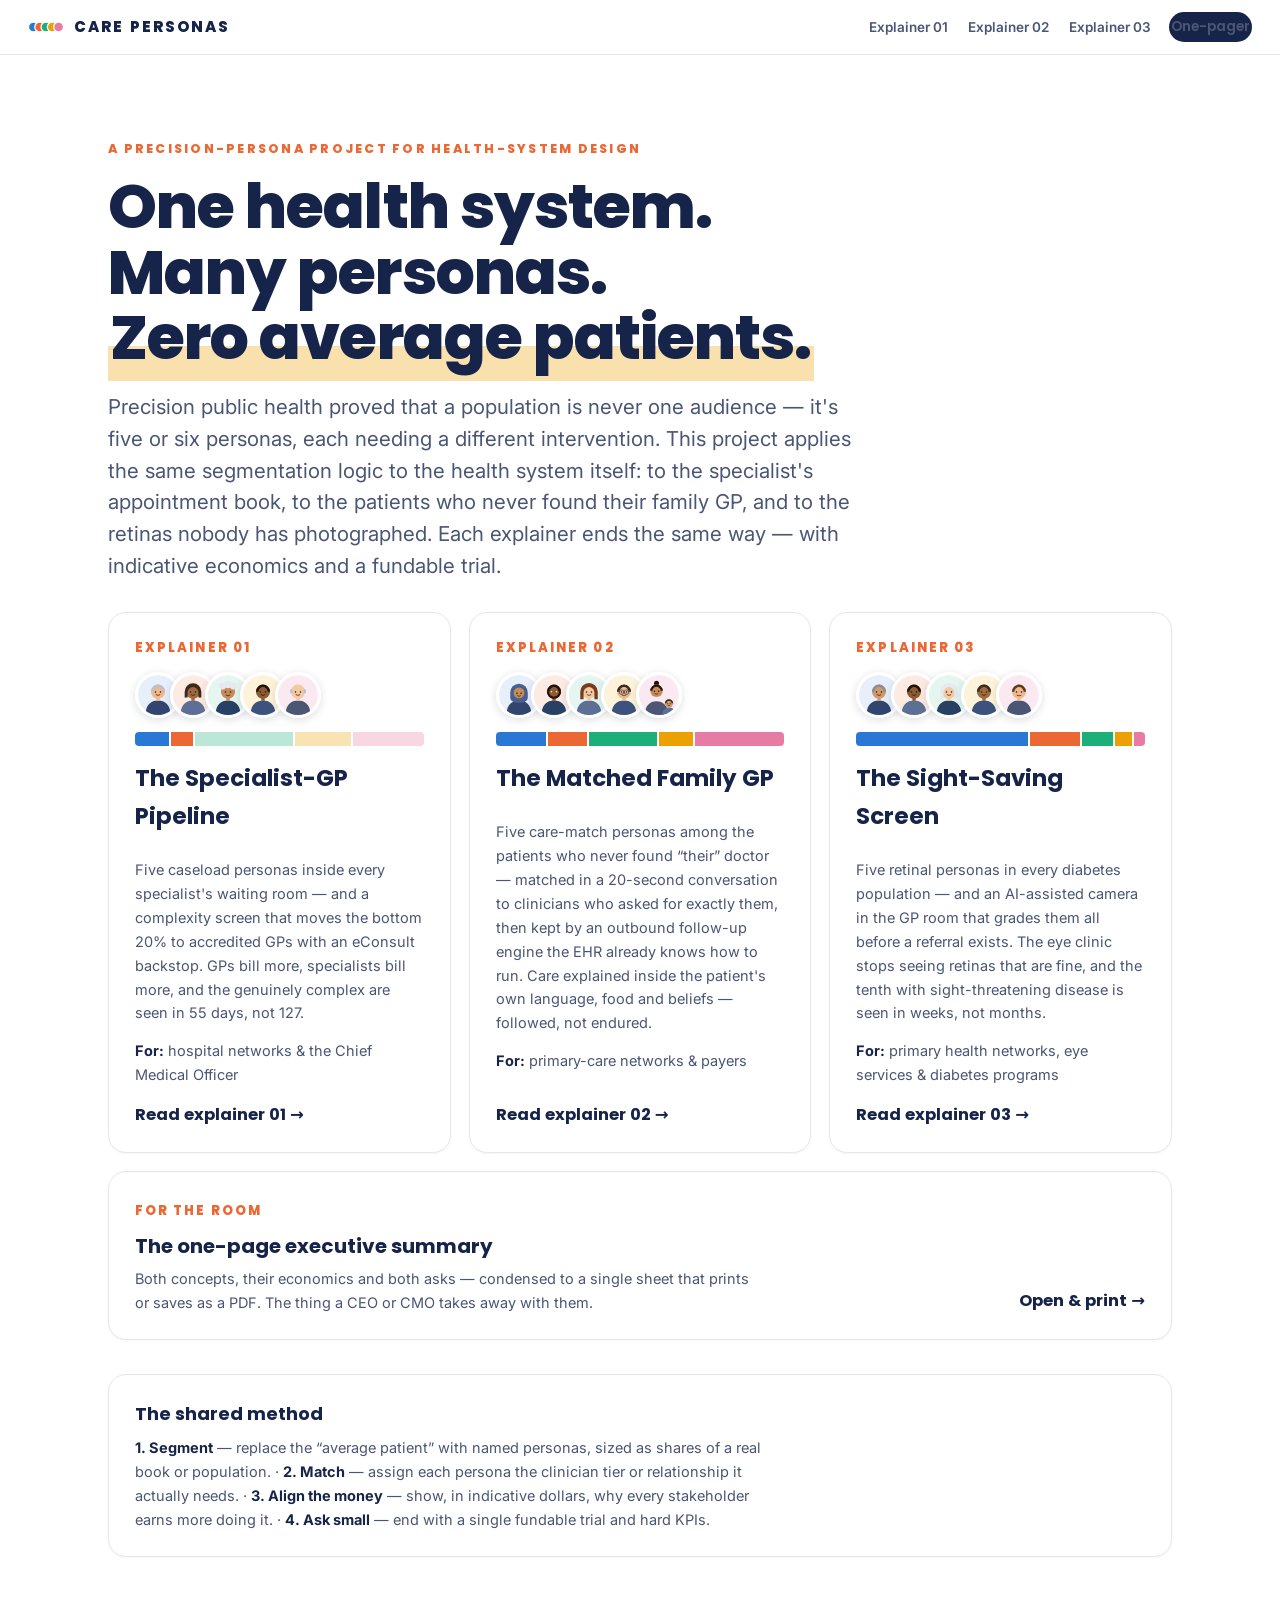
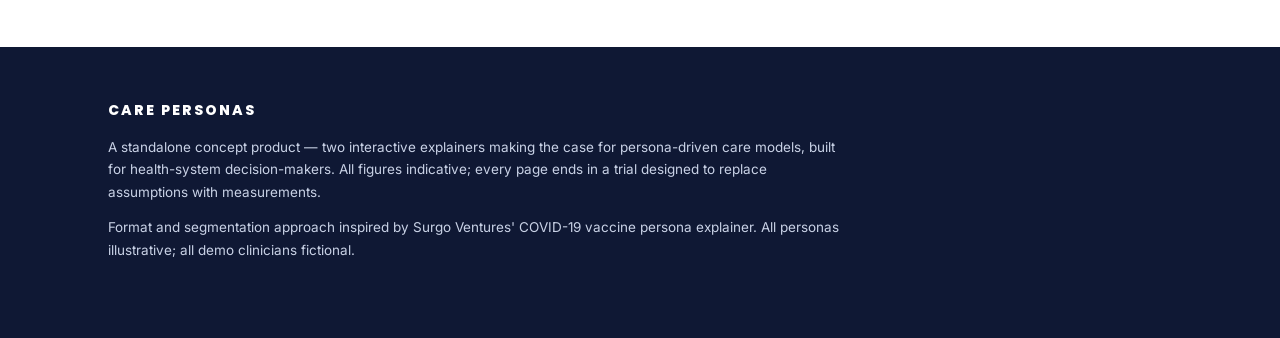
<file: index.html>
<!DOCTYPE html>
<html lang="en">
<head>
<meta charset="UTF-8">
<meta name="viewport" content="width=device-width, initial-scale=1.0">
<meta name="color-scheme" content="light">
<meta name="description" content="Care Personas — precision-persona explainers for health-system design. Segment the caseload, match the doctor, and pay everyone for the care they're actually best at.">
<title>Care Personas — precision personas for health-system design</title>
<link rel="preconnect" href="https://fonts.googleapis.com">
<link rel="preconnect" href="https://fonts.gstatic.com" crossorigin>
<link href="https://fonts.googleapis.com/css2?family=Poppins:wght@400;600;700;800&family=Inter:wght@400;500;600;700&display=swap" rel="stylesheet">
<link rel="stylesheet" href="assets/style.css">
</head>
<body>
<a class="skip" href="#main">Skip to content</a>

<header class="topbar">
  <a class="logo" href="index.html" aria-label="Care Personas home">
    <svg width="36" height="22" viewBox="0 0 40 24" aria-hidden="true">
      <circle cx="6" cy="12" r="5.5" fill="#2a78d6" stroke="#fff" stroke-width="1.4"/>
      <circle cx="13" cy="12" r="5.5" fill="#eb6834" stroke="#fff" stroke-width="1.4"/>
      <circle cx="20" cy="12" r="5.5" fill="#1baf7a" stroke="#fff" stroke-width="1.4"/>
      <circle cx="27" cy="12" r="5.5" fill="#eda100" stroke="#fff" stroke-width="1.4"/>
      <circle cx="34" cy="12" r="5.5" fill="#e87ba4" stroke="#fff" stroke-width="1.4"/>
    </svg>
    <span class="word">CARE PERSONAS</span>
  </a>
  <nav class="topnav" aria-label="Explainers">
    <a href="specialist-gp-pipeline.html">Explainer 01</a>
    <a href="matched-family-gp.html">Explainer 02</a>
    <a href="retinal-screen.html">Explainer 03</a>
    <a class="pill" href="executive-summary.html" title="One-page executive summary">One-pager</a>
  </nav>
</header>

<main id="main">
  <section class="wrap" style="padding-top:84px">
    <p class="eyebrow">A precision-persona project for health-system design</p>
    <h1>One health system.<br>Many personas.<br><span class="hl">Zero average patients.</span></h1>
    <p class="standfirst">Precision public health proved that a population is never one audience —
    it's five or six personas, each needing a different intervention. This project applies the
    same segmentation logic to the health system itself: to the specialist's appointment book, to
    the patients who never found their family GP, and to the retinas nobody has photographed. Each
    explainer ends the same way — with indicative economics and a fundable trial.</p>

    <div class="grid hub">
      <a class="card hubcard" href="specialist-gp-pipeline.html">
        <span class="num">EXPLAINER 01</span>
        <div class="avarow" aria-hidden="true">
          <svg class="avatar av" viewBox="0 0 96 96"><circle cx="48" cy="48" r="48" fill="#e6effa"/><path d="M18 96 C18 72 31 61 48 61 C65 61 78 72 78 96 Z" fill="#31456e"/><rect x="44" y="52" width="8" height="10" fill="#eeb98d"/><circle cx="48" cy="40" r="17" fill="#eeb98d"/><path d="M31 40 a17 17 0 0 1 34 0 h-6 a11 11 0 0 0 -22 0 Z" fill="#b9c0cf"/><circle cx="42" cy="41" r="1.8" fill="#201209"/><circle cx="54" cy="41" r="1.8" fill="#201209"/><path d="M43.5 47.5 q4.5 3.5 9 0" stroke="#201209" stroke-width="1.6" fill="none" stroke-linecap="round"/></svg>
          <svg class="avatar av" viewBox="0 0 96 96"><circle cx="48" cy="48" r="48" fill="#fdeae2"/><path d="M18 96 C18 72 31 61 48 61 C65 61 78 72 78 96 Z" fill="#5d6f94"/><rect x="44" y="52" width="8" height="10" fill="#a06a3f"/><circle cx="48" cy="40" r="17" fill="#a06a3f"/><path d="M28 54 v-14 a20 20 0 0 1 40 0 v14 h-7 v-12 a13 13 0 0 0 -26 0 v12 Z" fill="#3a2a1c"/><circle cx="42" cy="41" r="1.8" fill="#201209"/><circle cx="54" cy="41" r="1.8" fill="#201209"/><path d="M43.5 47.5 q4.5 3.5 9 0" stroke="#201209" stroke-width="1.6" fill="none" stroke-linecap="round"/></svg>
          <svg class="avatar av" viewBox="0 0 96 96"><circle cx="48" cy="48" r="48" fill="#e4f6ef"/><path d="M18 96 C18 72 31 61 48 61 C65 61 78 72 78 96 Z" fill="#274064"/><rect x="44" y="52" width="8" height="10" fill="#c68b59"/><circle cx="48" cy="40" r="17" fill="#c68b59"/><circle cx="35" cy="27" r="8" fill="#e6e9f0"/><circle cx="48" cy="23" r="9" fill="#e6e9f0"/><circle cx="61" cy="27" r="8" fill="#e6e9f0"/><circle cx="42" cy="41" r="1.8" fill="#201209"/><circle cx="54" cy="41" r="1.8" fill="#201209"/><path d="M43.5 48.5 q4.5 3.5 9 0" stroke="#201209" stroke-width="1.6" fill="none" stroke-linecap="round"/></svg>
          <svg class="avatar av" viewBox="0 0 96 96"><circle cx="48" cy="48" r="48" fill="#fdf3da"/><path d="M18 96 C18 72 31 61 48 61 C65 61 78 72 78 96 Z" fill="#3b527d"/><rect x="44" y="52" width="8" height="10" fill="#8c5a33"/><circle cx="48" cy="40" r="17" fill="#8c5a33"/><path d="M31 40 a17 17 0 0 1 34 0 h-6 a11 11 0 0 0 -22 0 Z" fill="#201209"/><circle cx="42" cy="41" r="1.8" fill="#201209"/><circle cx="54" cy="41" r="1.8" fill="#201209"/><path d="M43.5 47.5 q4.5 3.5 9 0" stroke="#201209" stroke-width="1.6" fill="none" stroke-linecap="round"/></svg>
          <svg class="avatar av" viewBox="0 0 96 96"><circle cx="48" cy="48" r="48" fill="#fbe9f1"/><path d="M18 96 C18 72 31 61 48 61 C65 61 78 72 78 96 Z" fill="#4a5674"/><rect x="44" y="52" width="8" height="10" fill="#f2c9a0"/><circle cx="48" cy="40" r="17" fill="#f2c9a0"/><rect x="29" y="34" width="6" height="10" rx="3" fill="#b9c0cf"/><rect x="61" y="34" width="6" height="10" rx="3" fill="#b9c0cf"/><circle cx="42" cy="41" r="1.8" fill="#201209"/><circle cx="54" cy="41" r="1.8" fill="#201209"/><path d="M43.5 47.5 q4.5 3.5 9 0" stroke="#201209" stroke-width="1.6" fill="none" stroke-linecap="round"/></svg>
        </div>
        <div class="minibar" aria-hidden="true">
          <i class="p1" style="flex:12"></i>
          <i class="p2" style="flex:8"></i>
          <i class="p3 dim" style="flex:35"></i>
          <i class="p4 dim" style="flex:20"></i>
          <i class="p5 dim" style="flex:25"></i>
        </div>
        <h3>The Specialist-GP Pipeline</h3>
        <p>Five caseload personas inside every specialist's waiting room — and a complexity screen
        that moves the bottom 20% to accredited GPs with an eConsult backstop. GPs bill more,
        specialists bill more, and the genuinely complex are seen in 55 days, not 127.</p>
        <p><b class="term">For:</b> hospital networks &amp; the Chief Medical Officer</p>
        <span class="go">Read explainer 01 →</span>
      </a>

      <a class="card hubcard" href="matched-family-gp.html">
        <span class="num">EXPLAINER 02</span>
        <div class="avarow" aria-hidden="true">
          <svg class="avatar av" viewBox="0 0 96 96"><circle cx="48" cy="48" r="48" fill="#e6effa"/><path d="M18 96 C18 72 31 61 48 61 C65 61 78 72 78 96 Z" fill="#31456e"/><path d="M27 42 a21 21 0 0 1 42 0 v12 c0 9-9.5 13-21 13 s-21-4-21-13 Z" fill="#46608f"/><circle cx="48" cy="43" r="13" fill="#c68b59"/><circle cx="43" cy="44" r="1.8" fill="#201209"/><circle cx="53" cy="44" r="1.8" fill="#201209"/><path d="M44.5 50 q3.5 3 7 0" stroke="#201209" stroke-width="1.6" fill="none" stroke-linecap="round"/></svg>
          <svg class="avatar av" viewBox="0 0 96 96"><circle cx="48" cy="48" r="48" fill="#fdeae2"/><path d="M18 96 C18 72 31 61 48 61 C65 61 78 72 78 96 Z" fill="#274064"/><rect x="44" y="52" width="8" height="10" fill="#8c5a33"/><circle cx="48" cy="40" r="17" fill="#8c5a33"/><path d="M31 40 a17 17 0 0 1 34 0 h-6 a11 11 0 0 0 -22 0 Z" fill="#201209"/><path d="M31 40 a17 17 0 0 0 34 0 h-5 a12 12 0 0 1 -24 0 Z" fill="#201209"/><circle cx="42" cy="40" r="1.8" fill="#f5e9dc"/><circle cx="54" cy="40" r="1.8" fill="#f5e9dc"/></svg>
          <svg class="avatar av" viewBox="0 0 96 96"><circle cx="48" cy="48" r="48" fill="#e4f6ef"/><path d="M18 96 C18 72 31 61 48 61 C65 61 78 72 78 96 Z" fill="#5d6f94"/><rect x="44" y="52" width="8" height="10" fill="#f2c9a0"/><circle cx="48" cy="40" r="17" fill="#f2c9a0"/><path d="M27 58 v-18 a21 21 0 0 1 42 0 v18 h-8 v-16 a13 13 0 0 0 -26 0 v16 Z" fill="#7a3b1e"/><circle cx="42" cy="41" r="1.8" fill="#201209"/><circle cx="54" cy="41" r="1.8" fill="#201209"/><path d="M43.5 47.5 q4.5 3.5 9 0" stroke="#201209" stroke-width="1.6" fill="none" stroke-linecap="round"/></svg>
          <svg class="avatar av" viewBox="0 0 96 96"><circle cx="48" cy="48" r="48" fill="#fdf3da"/><path d="M18 96 C18 72 31 61 48 61 C65 61 78 72 78 96 Z" fill="#3b527d"/><rect x="44" y="52" width="8" height="10" fill="#eeb98d"/><circle cx="48" cy="40" r="17" fill="#eeb98d"/><path d="M31 40 a17 17 0 0 1 34 0 h-6 a11 11 0 0 0 -22 0 Z" fill="#3a2a1c"/><circle cx="42" cy="41" r="5.5" fill="none" stroke="#16244a" stroke-width="1.6"/><circle cx="54" cy="41" r="5.5" fill="none" stroke="#16244a" stroke-width="1.6"/><path d="M47.5 41 h1" stroke="#16244a" stroke-width="1.6"/><circle cx="42" cy="41" r="1.8" fill="#201209"/><circle cx="54" cy="41" r="1.8" fill="#201209"/><path d="M43.5 48.5 q4.5 3.5 9 0" stroke="#201209" stroke-width="1.6" fill="none" stroke-linecap="round"/></svg>
          <svg class="avatar av" viewBox="0 0 96 96"><circle cx="48" cy="48" r="48" fill="#fbe9f1"/><path d="M14 96 C14 74 26 63 42 63 C58 63 70 74 70 96 Z" fill="#4a5674"/><circle cx="42" cy="20" r="6" fill="#201209"/><circle cx="42" cy="38" r="15" fill="#c68b59"/><path d="M27 38 a15 15 0 0 1 30 0 h-5 a10 10 0 0 0 -20 0 Z" fill="#201209"/><circle cx="37" cy="39" r="1.7" fill="#201209"/><circle cx="47" cy="39" r="1.7" fill="#201209"/><path d="M38.5 45 q3.5 3 7 0" stroke="#201209" stroke-width="1.5" fill="none" stroke-linecap="round"/><path d="M56 96 c0-12 7-18 16-18 s16 6 16 18 Z" fill="#5d6f94"/><circle cx="72" cy="68" r="10" fill="#d29a6b"/><path d="M62 68 a10 10 0 0 1 20 0 h-4 a6 6 0 0 0 -12 0 Z" fill="#3a2a1c"/><circle cx="69" cy="69" r="1.4" fill="#201209"/><circle cx="75" cy="69" r="1.4" fill="#201209"/><path d="M70 73 q2 1.8 4 0" stroke="#201209" stroke-width="1.3" fill="none" stroke-linecap="round"/></svg>
        </div>
        <div class="minibar" aria-hidden="true">
          <i class="p1" style="flex:18"></i>
          <i class="p2" style="flex:14"></i>
          <i class="p3" style="flex:24"></i>
          <i class="p4" style="flex:12"></i>
          <i class="p5" style="flex:32"></i>
        </div>
        <h3>The Matched Family GP</h3>
        <p>Five care-match personas among the patients who never found “their” doctor — matched in
        a 20-second conversation to clinicians who asked for exactly them, then kept by an
        outbound follow-up engine the EHR already knows how to run. Care explained inside the
        patient's own language, food and beliefs — followed, not endured.</p>
        <p><b class="term">For:</b> primary-care networks &amp; payers</p>
        <span class="go">Read explainer 02 →</span>
      </a>

      <a class="card hubcard" href="retinal-screen.html">
        <span class="num">EXPLAINER 03</span>
        <div class="avarow" aria-hidden="true">
          <svg class="avatar av" viewBox="0 0 96 96"><circle cx="48" cy="48" r="48" fill="#e6effa"/><path d="M18 96 C18 72 31 61 48 61 C65 61 78 72 78 96 Z" fill="#31456e"/><rect x="44" y="52" width="8" height="10" fill="#d29a6b"/><circle cx="48" cy="40" r="17" fill="#d29a6b"/><path d="M31 40 a17 17 0 0 1 34 0 h-6 a11 11 0 0 0 -22 0 Z" fill="#8d8d95"/><circle cx="42" cy="41" r="1.8" fill="#201209"/><circle cx="54" cy="41" r="1.8" fill="#201209"/><path d="M43.5 47.5 q4.5 3.5 9 0" stroke="#201209" stroke-width="1.6" fill="none" stroke-linecap="round"/></svg>
          <svg class="avatar av" viewBox="0 0 96 96"><circle cx="48" cy="48" r="48" fill="#fdeae2"/><path d="M18 96 C18 72 31 61 48 61 C65 61 78 72 78 96 Z" fill="#5d6f94"/><rect x="44" y="52" width="8" height="10" fill="#8c5a33"/><circle cx="48" cy="40" r="17" fill="#8c5a33"/><path d="M31 40 a17 17 0 0 1 34 0 h-6 a11 11 0 0 0 -22 0 Z" fill="#201209"/><circle cx="42" cy="41" r="1.8" fill="#201209"/><circle cx="54" cy="41" r="1.8" fill="#201209"/><path d="M43.5 47.5 q4.5 3.5 9 0" stroke="#201209" stroke-width="1.6" fill="none" stroke-linecap="round"/></svg>
          <svg class="avatar av" viewBox="0 0 96 96"><circle cx="48" cy="48" r="48" fill="#e4f6ef"/><path d="M18 96 C18 72 31 61 48 61 C65 61 78 72 78 96 Z" fill="#274064"/><rect x="44" y="52" width="8" height="10" fill="#f2c9a0"/><circle cx="48" cy="40" r="17" fill="#f2c9a0"/><path d="M27 58 v-18 a21 21 0 0 1 42 0 v18 h-8 v-16 a13 13 0 0 0 -26 0 v16 Z" fill="#e6e9f0"/><circle cx="42" cy="41" r="1.8" fill="#201209"/><circle cx="54" cy="41" r="1.8" fill="#201209"/><path d="M43.5 47.5 q4.5 3.5 9 0" stroke="#201209" stroke-width="1.6" fill="none" stroke-linecap="round"/></svg>
          <svg class="avatar av" viewBox="0 0 96 96"><circle cx="48" cy="48" r="48" fill="#fdf3da"/><path d="M18 96 C18 72 31 61 48 61 C65 61 78 72 78 96 Z" fill="#3b527d"/><rect x="44" y="52" width="8" height="10" fill="#a06a3f"/><circle cx="48" cy="40" r="17" fill="#a06a3f"/><path d="M31 40 a17 17 0 0 1 34 0 h-6 a11 11 0 0 0 -22 0 Z" fill="#3a2a1c"/><circle cx="42" cy="41" r="1.8" fill="#201209"/><circle cx="54" cy="41" r="1.8" fill="#201209"/><path d="M43.5 47.5 q4.5 3.5 9 0" stroke="#201209" stroke-width="1.6" fill="none" stroke-linecap="round"/></svg>
          <svg class="avatar av" viewBox="0 0 96 96"><circle cx="48" cy="48" r="48" fill="#fbe9f1"/><path d="M18 96 C18 72 31 61 48 61 C65 61 78 72 78 96 Z" fill="#4a5674"/><rect x="44" y="52" width="8" height="10" fill="#eeb98d"/><circle cx="48" cy="40" r="17" fill="#eeb98d"/><path d="M31 40 a17 17 0 0 1 34 0 h-6 a11 11 0 0 0 -22 0 Z" fill="#5a3b23"/><circle cx="42" cy="41" r="1.8" fill="#201209"/><circle cx="54" cy="41" r="1.8" fill="#201209"/><path d="M43.5 49 q4.5 2.5 9 0" stroke="#201209" stroke-width="1.6" fill="none" stroke-linecap="round"/></svg>
        </div>
        <div class="minibar" aria-hidden="true">
          <i class="p1" style="flex:61"></i>
          <i class="p2" style="flex:18"></i>
          <i class="p3" style="flex:11"></i>
          <i class="p4" style="flex:6"></i>
          <i class="p5" style="flex:4"></i>
        </div>
        <h3>The Sight-Saving Screen</h3>
        <p>Five retinal personas in every diabetes population — and an AI-assisted camera in the GP
        room that grades them all before a referral exists. The eye clinic stops seeing retinas that
        are fine, and the tenth with sight-threatening disease is seen in weeks, not months.</p>
        <p><b class="term">For:</b> primary health networks, eye services &amp; diabetes programs</p>
        <span class="go">Read explainer 03 →</span>
      </a>
    </div>

    <a class="card hubcard" href="executive-summary.html" style="margin-top:18px;flex-direction:row;align-items:center;gap:18px;flex-wrap:wrap">
      <div style="flex:1;min-width:240px">
        <span class="num">FOR THE ROOM</span>
        <h3 style="font-size:20px;margin:6px 0 4px">The one-page executive summary</h3>
        <p>Both concepts, their economics and both asks — condensed to a single sheet that prints
        or saves as a PDF. The thing a CEO or CMO takes away with them.</p>
      </div>
      <span class="go">Open &amp; print →</span>
    </a>

    <div class="card" style="margin-top:34px">
      <h3>The shared method</h3>
      <p class="defs">
        <b class="term">1. Segment</b> — replace the “average patient” with named personas, sized as shares of a real book or population. ·
        <b class="term">2. Match</b> — assign each persona the clinician tier or relationship it actually needs. ·
        <b class="term">3. Align the money</b> — show, in indicative dollars, why every stakeholder earns more doing it. ·
        <b class="term">4. Ask small</b> — end with a single fundable trial and hard KPIs.</p>
    </div>
  </section>
</main>

<footer>
  <div class="wrap">
    <p class="fbrand">CARE PERSONAS</p>
    <p>A standalone concept product — two interactive explainers making the case for
    persona-driven care models, built for health-system decision-makers. All figures indicative;
    every page ends in a trial designed to replace assumptions with measurements.</p>
    <p>Format and segmentation approach inspired by Surgo Ventures' COVID-19 vaccine persona
    explainer. All personas illustrative; all demo clinicians fictional.</p>
  </div>
</footer>

<script src="assets/site.js"></script>
</body>
</html>
</file>
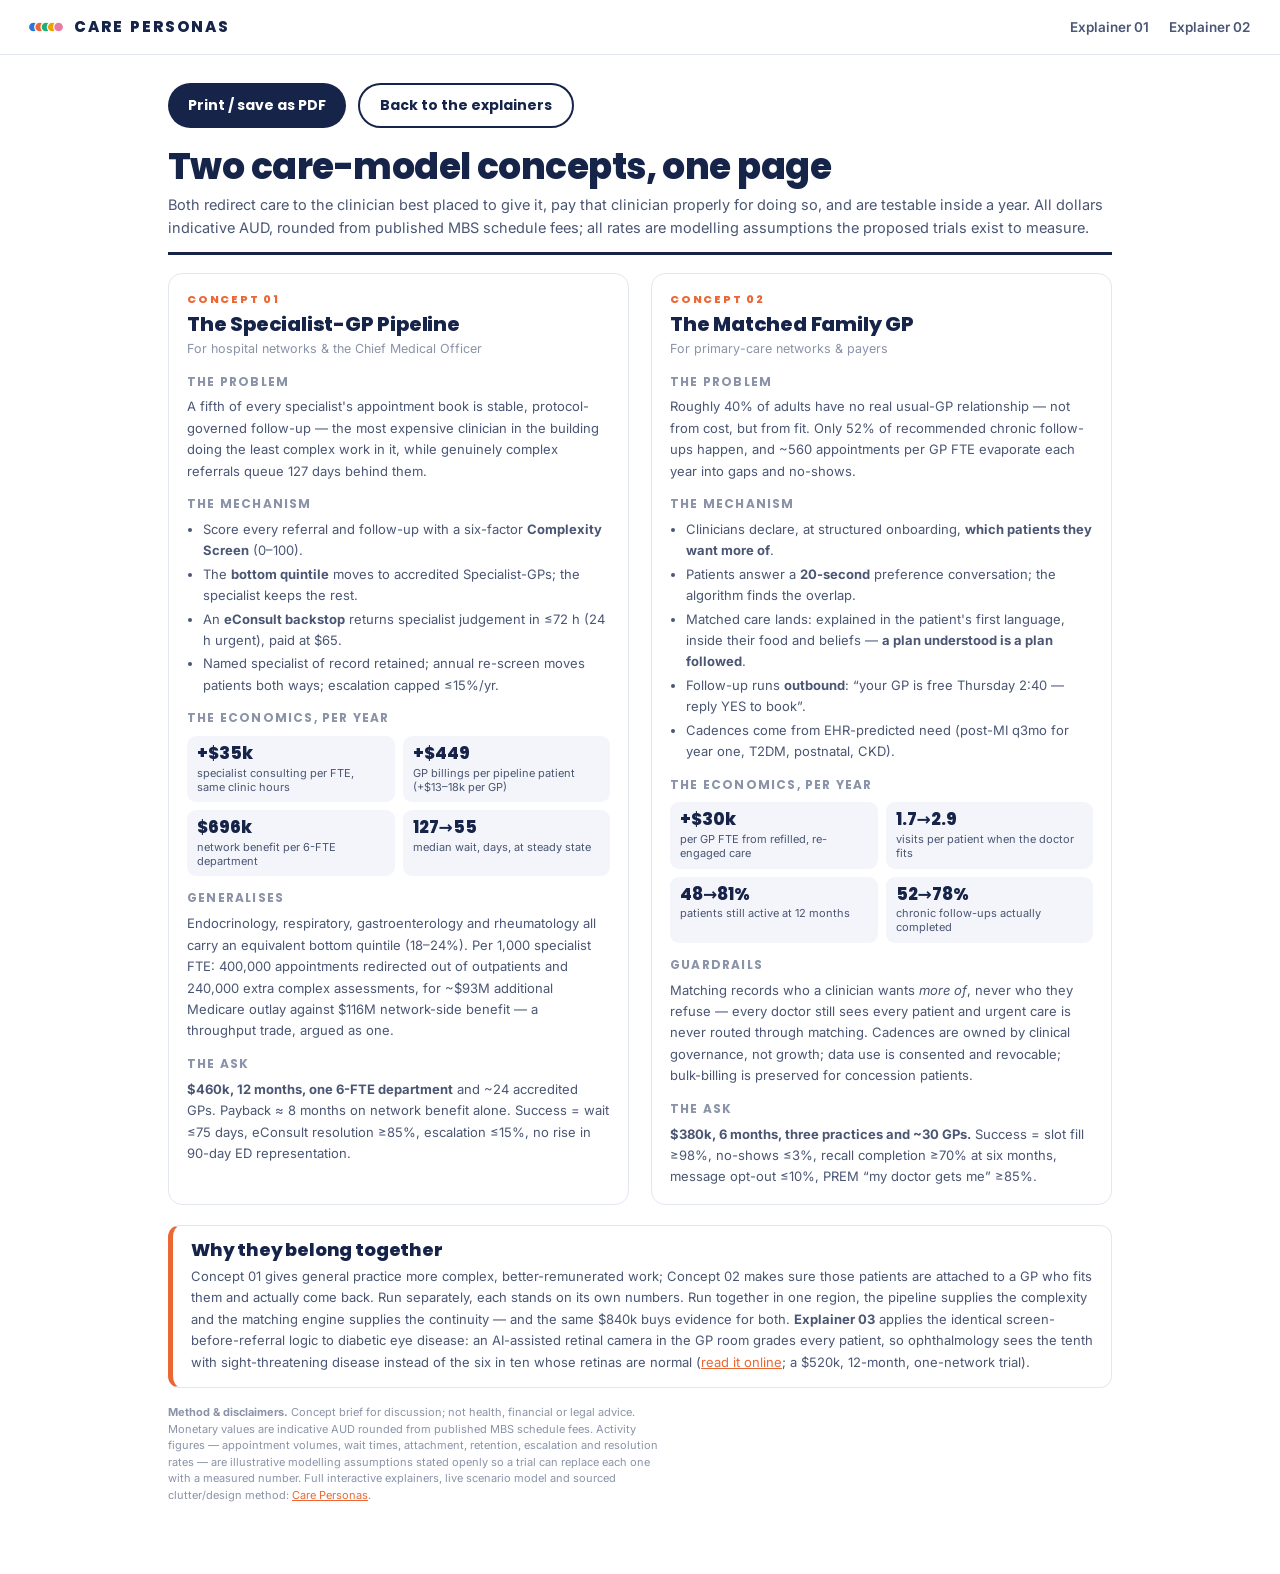
<file: executive-summary.html>
<!DOCTYPE html>
<html lang="en">
<head>
<meta charset="UTF-8">
<meta name="viewport" content="width=device-width, initial-scale=1.0">
<meta name="color-scheme" content="light">
<meta name="description" content="Care Personas — one-page executive summary: two care-model concepts, their indicative economics, and the trials that would test them.">
<title>Executive Summary · Care Personas</title>
<link rel="preconnect" href="https://fonts.googleapis.com">
<link rel="preconnect" href="https://fonts.gstatic.com" crossorigin>
<link href="https://fonts.googleapis.com/css2?family=Poppins:wght@400;600;700;800&family=Inter:wght@400;500;600;700&display=swap" rel="stylesheet">
<link rel="stylesheet" href="assets/style.css">
<style>
  /* One-pager: compact editorial layout that fits a single A4 sheet when printed */
  .sheet{max-width:1000px;margin:0 auto;padding:28px 28px 60px}
  .exhead{border-bottom:3px solid var(--navy);padding-bottom:12px;margin-bottom:18px}
  .exhead h1{font-size:clamp(26px,3.4vw,36px);margin:0 0 6px}
  .exhead .sub{font-size:14.5px;color:var(--ink-2);margin:0;max-width:none}
  .exgrid{display:grid;grid-template-columns:1fr 1fr;gap:22px}
  .exgrid > *{min-width:0}
  @media screen and (max-width:820px){ .exgrid{grid-template-columns:1fr} }
  .excol{border:1px solid var(--line);border-radius:14px;padding:16px 18px}
  .excol .cnum{font-family:var(--disp);font-size:11px;font-weight:800;letter-spacing:.16em;color:var(--accent);margin:0 0 4px}
  .excol h2{font-size:20px;margin:0 0 4px}
  .excol .who{font-size:12.5px;color:var(--mut);margin:0 0 10px}
  .excol h3{font-size:12px;letter-spacing:.1em;text-transform:uppercase;color:var(--mut);margin:12px 0 5px}
  .excol p, .excol li{font-size:13px;color:var(--ink-2);margin:0}
  .excol ul{margin:0;padding-left:16px}
  .excol li{margin:2px 0}
  .exnums{display:grid;grid-template-columns:1fr 1fr;gap:8px;margin-top:8px}
  .exnum{background:var(--tint);border-radius:9px;padding:8px 10px}
  .exnum .v{font-family:var(--disp);font-weight:800;font-size:17px;color:var(--navy);line-height:1.15}
  .exnum .l{font-size:11px;color:var(--ink-2);line-height:1.3;margin-top:2px}
  .exask{margin-top:20px;border:1px solid var(--line);border-left:5px solid var(--accent);border-radius:12px;padding:14px 18px}
  .exask h2{font-size:18px;margin:0 0 6px}
  .exask p{font-size:13px;color:var(--ink-2);margin:0;max-width:none}
  .exfoot{margin-top:16px;font-size:11px;color:var(--mut);line-height:1.5}
  .exfoot a{color:var(--accent)}
  .exactions{display:flex;gap:12px;flex-wrap:wrap;margin:0 0 20px}

  @media print{
    @page{ size:A4 portrait; margin:11mm; }
    html,body{background:#fff}
    .topbar,.exactions,.skip{display:none !important}
    .sheet{max-width:none;padding:0}
    .excol,.exask{break-inside:avoid;box-shadow:none}
    .exhead h1{font-size:23px}
    .exhead .sub{font-size:11.5px}
    .excol h2{font-size:15.5px}
    .excol p,.excol li{font-size:10px}
    .excol h3{font-size:9.5px;margin:8px 0 3px}
    .excol .who{font-size:10px;margin-bottom:7px}
    .exnum .v{font-size:13.5px}
    .exnum .l{font-size:8.5px}
    .exask h2{font-size:14px}
    .exask p{font-size:10px}
    .exfoot{font-size:8.5px;line-height:1.4;margin-top:9px}
    .exgrid{gap:11px}
    .excol{padding:10px 12px}
    .excol p,.excol li{line-height:1.38}
    .excol ul{padding-left:14px}
    .excol li{margin:1px 0}
    .exhead{padding-bottom:8px;margin-bottom:12px;border-bottom-width:2px}
    .exhead h1{margin-bottom:3px}
    .exhead .sub{line-height:1.4}
    .exnums{gap:6px;margin-top:6px}
    .exnum{padding:6px 8px}
    .exnum .l{line-height:1.25}
    .exask{margin-top:11px;padding:10px 13px}
    .exask p{line-height:1.4}
  }
</style>
</head>
<body>
<a class="skip" href="#main">Skip to content</a>

<header class="topbar">
  <a class="logo" href="index.html" aria-label="Care Personas home">
    <svg width="36" height="22" viewBox="0 0 40 24" aria-hidden="true">
      <circle cx="6" cy="12" r="5.5" fill="#2a78d6" stroke="#fff" stroke-width="1.4"/>
      <circle cx="13" cy="12" r="5.5" fill="#eb6834" stroke="#fff" stroke-width="1.4"/>
      <circle cx="20" cy="12" r="5.5" fill="#1baf7a" stroke="#fff" stroke-width="1.4"/>
      <circle cx="27" cy="12" r="5.5" fill="#eda100" stroke="#fff" stroke-width="1.4"/>
      <circle cx="34" cy="12" r="5.5" fill="#e87ba4" stroke="#fff" stroke-width="1.4"/>
    </svg>
    <span class="word">CARE PERSONAS</span>
  </a>
  <nav class="topnav" aria-label="Pages">
    <a href="specialist-gp-pipeline.html">Explainer 01</a>
    <a href="matched-family-gp.html">Explainer 02</a>
  </nav>
</header>

<main id="main" class="sheet">
  <div class="exactions">
    <button class="pill" id="printBtn" type="button">Print / save as PDF</button>
    <a class="pill ghost" href="index.html">Back to the explainers</a>
  </div>

  <div class="exhead">
    <h1>Two care-model concepts, one page</h1>
    <p class="sub">Both redirect care to the clinician best placed to give it, pay that clinician
    properly for doing so, and are testable inside a year. All dollars indicative AUD, rounded
    from published MBS schedule fees; all rates are modelling assumptions the proposed trials
    exist to measure.</p>
  </div>

  <div class="exgrid">
    <section class="excol">
      <p class="cnum">CONCEPT 01</p>
      <h2>The Specialist-GP Pipeline</h2>
      <p class="who">For hospital networks &amp; the Chief Medical Officer</p>

      <h3>The problem</h3>
      <p>A fifth of every specialist's appointment book is stable, protocol-governed follow-up —
      the most expensive clinician in the building doing the least complex work in it, while
      genuinely complex referrals queue 127 days behind them.</p>

      <h3>The mechanism</h3>
      <ul>
        <li>Score every referral and follow-up with a six-factor <b>Complexity Screen</b> (0–100).</li>
        <li>The <b>bottom quintile</b> moves to accredited Specialist-GPs; the specialist keeps the rest.</li>
        <li>An <b>eConsult backstop</b> returns specialist judgement in ≤72 h (24 h urgent), paid at $65.</li>
        <li>Named specialist of record retained; annual re-screen moves patients both ways; escalation capped ≤15%/yr.</li>
      </ul>

      <h3>The economics, per year</h3>
      <div class="exnums">
        <div class="exnum"><div class="v">+$35k</div><div class="l">specialist consulting per FTE, same clinic hours</div></div>
        <div class="exnum"><div class="v">+$449</div><div class="l">GP billings per pipeline patient (+$13–18k per GP)</div></div>
        <div class="exnum"><div class="v">$696k</div><div class="l">network benefit per 6-FTE department</div></div>
        <div class="exnum"><div class="v">127→55</div><div class="l">median wait, days, at steady state</div></div>
      </div>

      <h3>Generalises</h3>
      <p>Endocrinology, respiratory, gastroenterology and rheumatology all carry an equivalent
      bottom quintile (18–24%). Per 1,000 specialist FTE: 400,000 appointments redirected out of
      outpatients and 240,000 extra complex assessments, for ~$93M additional Medicare outlay
      against $116M network-side benefit — a throughput trade, argued as one.</p>

      <h3>The ask</h3>
      <p><b>$460k, 12 months, one 6-FTE department</b> and ~24 accredited GPs. Payback ≈ 8 months
      on network benefit alone. Success = wait ≤75 days, eConsult resolution ≥85%, escalation
      ≤15%, no rise in 90-day ED representation.</p>
    </section>

    <section class="excol">
      <p class="cnum">CONCEPT 02</p>
      <h2>The Matched Family GP</h2>
      <p class="who">For primary-care networks &amp; payers</p>

      <h3>The problem</h3>
      <p>Roughly 40% of adults have no real usual-GP relationship — not from cost, but from fit.
      Only 52% of recommended chronic follow-ups happen, and ~560 appointments per GP FTE evaporate
      each year into gaps and no-shows.</p>

      <h3>The mechanism</h3>
      <ul>
        <li>Clinicians declare, at structured onboarding, <b>which patients they want more of</b>.</li>
        <li>Patients answer a <b>20-second</b> preference conversation; the algorithm finds the overlap.</li>
        <li>Matched care lands: explained in the patient's first language, inside their food and
        beliefs — <b>a plan understood is a plan followed</b>.</li>
        <li>Follow-up runs <b>outbound</b>: “your GP is free Thursday 2:40 — reply YES to book”.</li>
        <li>Cadences come from EHR-predicted need (post-MI q3mo for year one, T2DM, postnatal, CKD).</li>
      </ul>

      <h3>The economics, per year</h3>
      <div class="exnums">
        <div class="exnum"><div class="v">+$30k</div><div class="l">per GP FTE from refilled, re-engaged care</div></div>
        <div class="exnum"><div class="v">1.7→2.9</div><div class="l">visits per patient when the doctor fits</div></div>
        <div class="exnum"><div class="v">48→81%</div><div class="l">patients still active at 12 months</div></div>
        <div class="exnum"><div class="v">52→78%</div><div class="l">chronic follow-ups actually completed</div></div>
      </div>

      <h3>Guardrails</h3>
      <p>Matching records who a clinician wants <i>more of</i>, never who they refuse — every doctor
      still sees every patient and urgent care is never routed through matching. Cadences are owned
      by clinical governance, not growth; data use is consented and revocable; bulk-billing is
      preserved for concession patients.</p>

      <h3>The ask</h3>
      <p><b>$380k, 6 months, three practices and ~30 GPs.</b> Success = slot fill ≥98%, no-shows
      ≤3%, recall completion ≥70% at six months, message opt-out ≤10%, PREM “my doctor gets
      me” ≥85%.</p>
    </section>
  </div>

  <div class="exask">
    <h2>Why they belong together</h2>
    <p>Concept 01 gives general practice more complex, better-remunerated work; Concept 02 makes sure
    those patients are attached to a GP who fits them and actually come back. Run separately, each
    stands on its own numbers. Run together in one region, the pipeline supplies the complexity and
    the matching engine supplies the continuity — and the same $840k buys evidence for both.
    <b>Explainer 03</b> applies the identical screen-before-referral logic to diabetic eye disease:
    an AI-assisted retinal camera in the GP room grades every patient, so ophthalmology sees the
    tenth with sight-threatening disease instead of the six in ten whose retinas are normal
    (<a href="retinal-screen.html">read it online</a>; a $520k, 12-month, one-network trial).</p>
  </div>

  <p class="exfoot">
    <b>Method &amp; disclaimers.</b> Concept brief for discussion; not health, financial or legal
    advice. Monetary values are indicative AUD rounded from published MBS schedule fees. Activity
    figures — appointment volumes, wait times, attachment, retention, escalation and resolution
    rates — are illustrative modelling assumptions stated openly so a trial can replace each one
    with a measured number. Full interactive explainers, live scenario model and sourced clutter/design
    method: <a href="index.html">Care Personas</a>.
  </p>
</main>

<script src="assets/site.js"></script>
<script>
  document.getElementById('printBtn').addEventListener('click', function () { window.print(); });
</script>
</body>
</html>
</file>
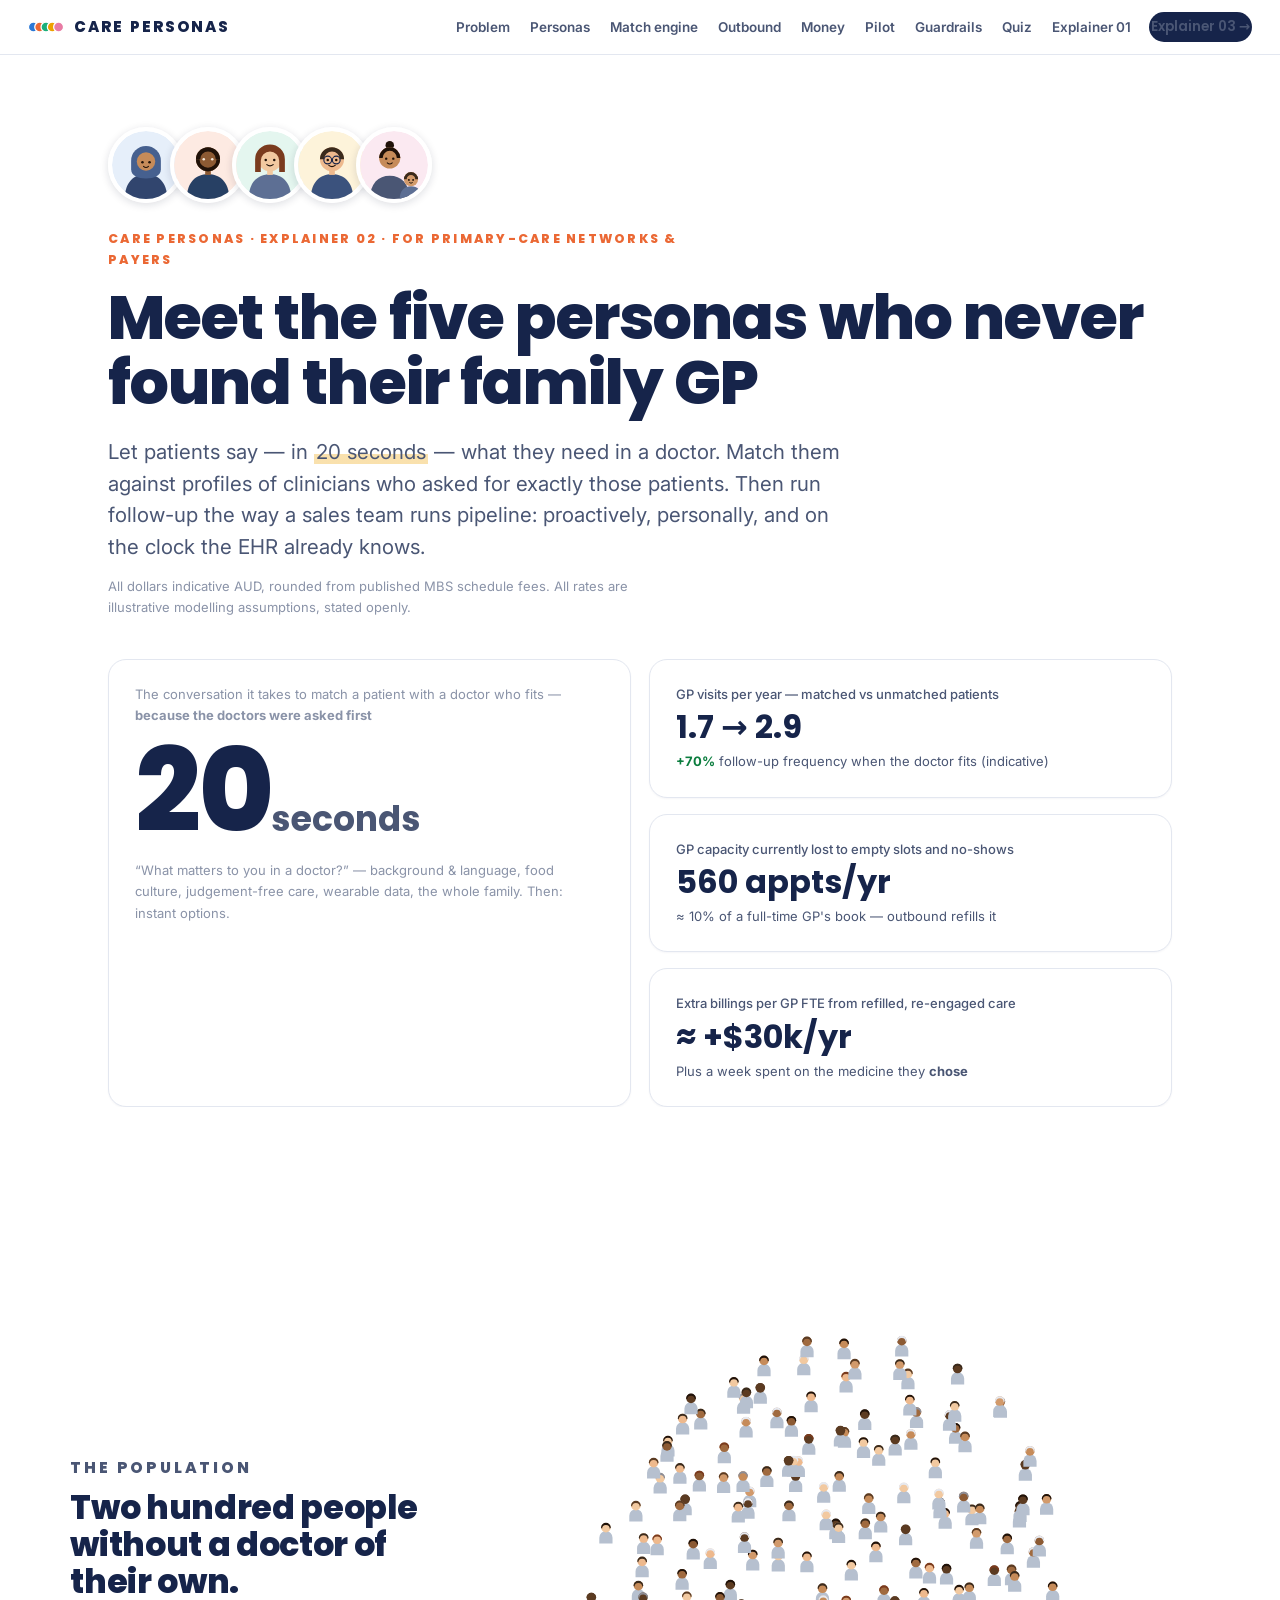
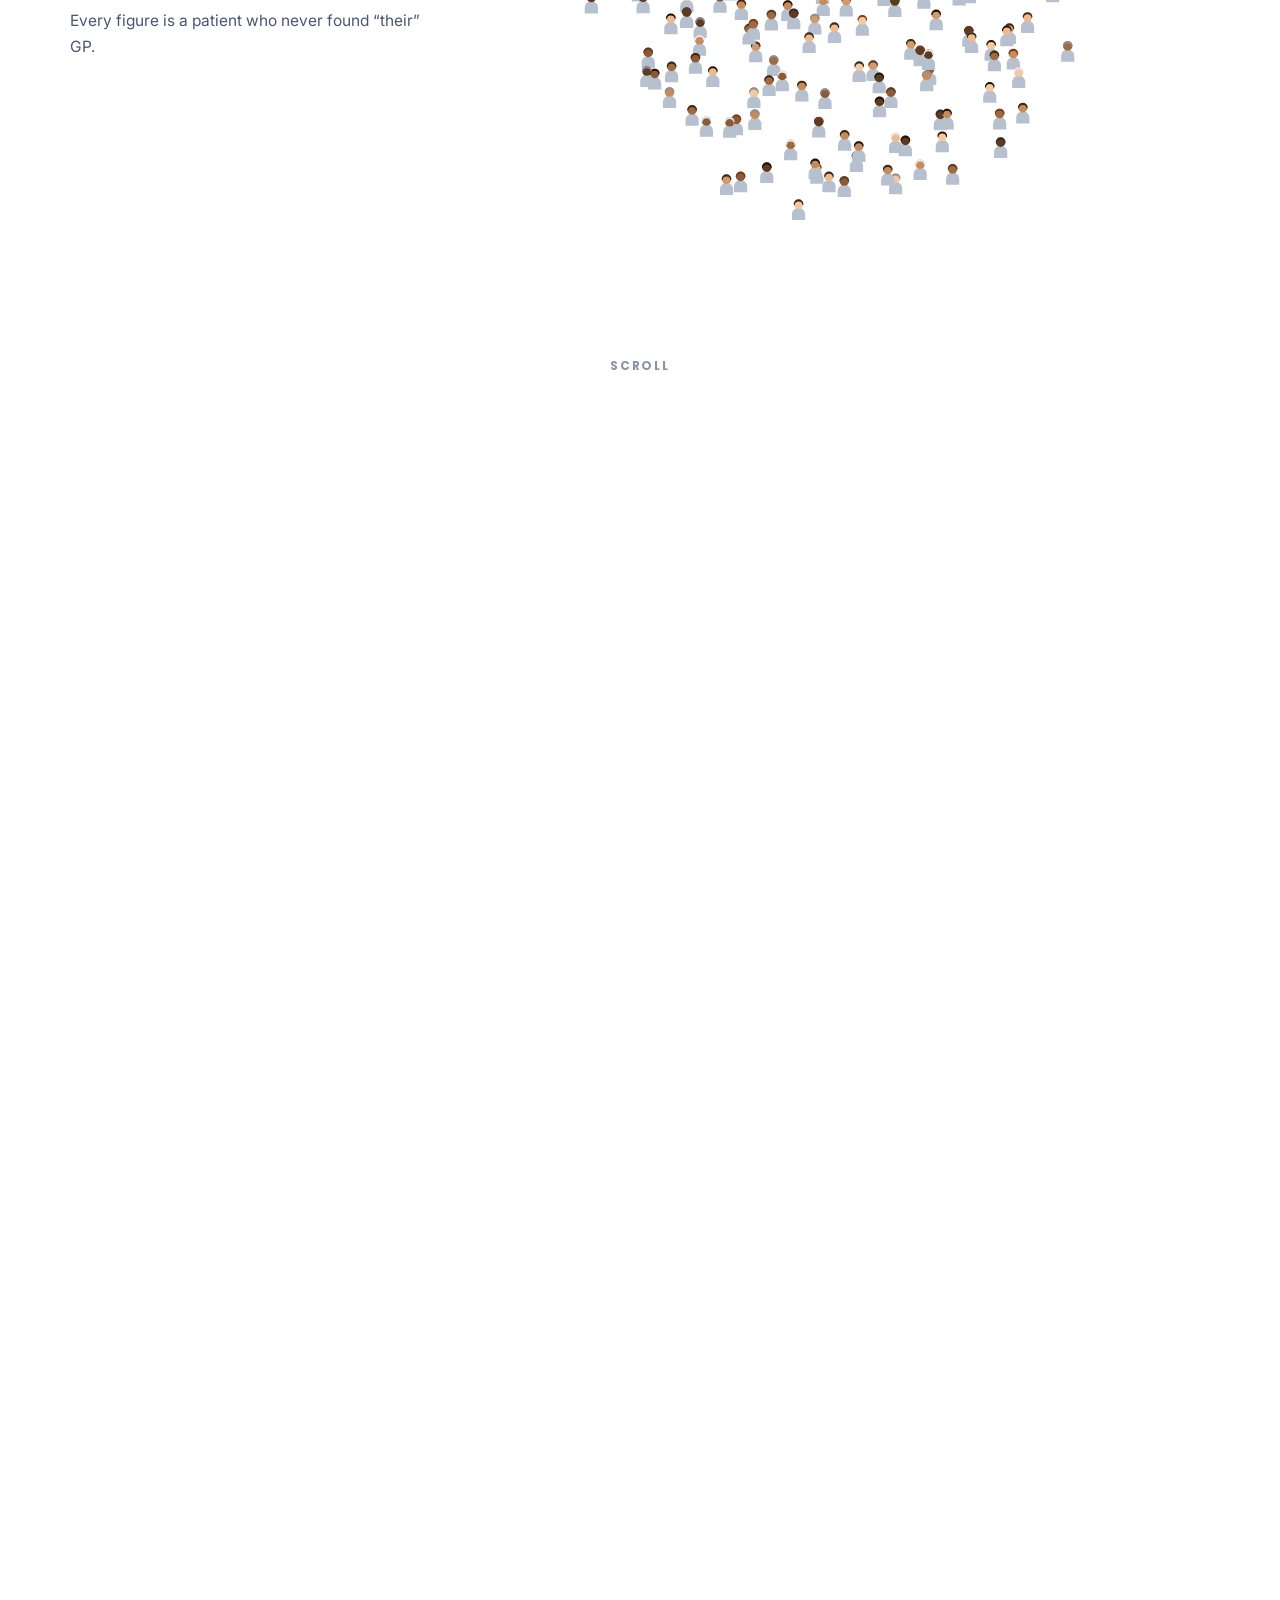
<file: matched-family-gp.html>
<!DOCTYPE html>
<html lang="en">
<head>
<meta charset="UTF-8">
<meta name="viewport" content="width=device-width, initial-scale=1.0">
<meta name="color-scheme" content="light">
<meta name="description" content="Explainer 02 — The Matched Family GP. Five care-match personas, one 20-second conversation: match patients to doctors who fit them, then run outbound follow-up like a sales team runs pipeline. Indicative economics for primary-care networks.">
<title>The Matched Family GP · Care Personas</title>
<link rel="preconnect" href="https://fonts.googleapis.com">
<link rel="preconnect" href="https://fonts.gstatic.com" crossorigin>
<link href="https://fonts.googleapis.com/css2?family=Poppins:wght@400;600;700;800&family=Inter:wght@400;500;600;700&display=swap" rel="stylesheet">
<link rel="stylesheet" href="assets/style.css">
</head>
<body>
<a class="skip" href="#main">Skip to content</a>

<header class="topbar">
  <a class="logo" href="index.html" aria-label="Care Personas home">
    <svg width="36" height="22" viewBox="0 0 40 24" aria-hidden="true">
      <circle cx="6" cy="12" r="5.5" fill="#2a78d6" stroke="#fff" stroke-width="1.4"/>
      <circle cx="13" cy="12" r="5.5" fill="#eb6834" stroke="#fff" stroke-width="1.4"/>
      <circle cx="20" cy="12" r="5.5" fill="#1baf7a" stroke="#fff" stroke-width="1.4"/>
      <circle cx="27" cy="12" r="5.5" fill="#eda100" stroke="#fff" stroke-width="1.4"/>
      <circle cx="34" cy="12" r="5.5" fill="#e87ba4" stroke="#fff" stroke-width="1.4"/>
    </svg>
    <span class="word">CARE PERSONAS</span>
  </a>
  <nav class="topnav" aria-label="Sections">
    <a href="#problem">Problem</a>
    <a href="#personas">Personas</a>
    <a href="#match">Match engine</a>
    <a href="#outbound">Outbound</a>
    <a href="#money">Money</a>
    <a href="#pilot">Pilot</a>
    <a href="#guardrails">Guardrails</a>
    <a href="#quiz">Quiz</a>
    <a href="specialist-gp-pipeline.html">Explainer 01</a>
    <a class="pill" href="retinal-screen.html">Explainer 03 →</a>
  </nav>
</header>

<main id="main">

  <!-- HERO -->
  <section id="top" class="wrap" style="padding-top:72px">
    <div class="avarow" aria-hidden="true">
      <svg class="avatar av" viewBox="0 0 96 96"><circle cx="48" cy="48" r="48" fill="#e6effa"/><path d="M18 96 C18 72 31 61 48 61 C65 61 78 72 78 96 Z" fill="#31456e"/><path d="M27 42 a21 21 0 0 1 42 0 v12 c0 9-9.5 13-21 13 s-21-4-21-13 Z" fill="#46608f"/><circle cx="48" cy="43" r="13" fill="#c68b59"/><circle cx="43" cy="44" r="1.8" fill="#201209"/><circle cx="53" cy="44" r="1.8" fill="#201209"/><path d="M44.5 50 q3.5 3 7 0" stroke="#201209" stroke-width="1.6" fill="none" stroke-linecap="round"/></svg>
      <svg class="avatar av" viewBox="0 0 96 96"><circle cx="48" cy="48" r="48" fill="#fdeae2"/><path d="M18 96 C18 72 31 61 48 61 C65 61 78 72 78 96 Z" fill="#274064"/><rect x="44" y="52" width="8" height="10" fill="#8c5a33"/><circle cx="48" cy="40" r="17" fill="#8c5a33"/><path d="M31 40 a17 17 0 0 1 34 0 h-6 a11 11 0 0 0 -22 0 Z" fill="#201209"/><path d="M31 40 a17 17 0 0 0 34 0 h-5 a12 12 0 0 1 -24 0 Z" fill="#201209"/><circle cx="42" cy="40" r="1.8" fill="#f5e9dc"/><circle cx="54" cy="40" r="1.8" fill="#f5e9dc"/></svg>
      <svg class="avatar av" viewBox="0 0 96 96"><circle cx="48" cy="48" r="48" fill="#e4f6ef"/><path d="M18 96 C18 72 31 61 48 61 C65 61 78 72 78 96 Z" fill="#5d6f94"/><rect x="44" y="52" width="8" height="10" fill="#f2c9a0"/><circle cx="48" cy="40" r="17" fill="#f2c9a0"/><path d="M27 58 v-18 a21 21 0 0 1 42 0 v18 h-8 v-16 a13 13 0 0 0 -26 0 v16 Z" fill="#7a3b1e"/><circle cx="42" cy="41" r="1.8" fill="#201209"/><circle cx="54" cy="41" r="1.8" fill="#201209"/><path d="M43.5 47.5 q4.5 3.5 9 0" stroke="#201209" stroke-width="1.6" fill="none" stroke-linecap="round"/></svg>
      <svg class="avatar av" viewBox="0 0 96 96"><circle cx="48" cy="48" r="48" fill="#fdf3da"/><path d="M18 96 C18 72 31 61 48 61 C65 61 78 72 78 96 Z" fill="#3b527d"/><rect x="44" y="52" width="8" height="10" fill="#eeb98d"/><circle cx="48" cy="40" r="17" fill="#eeb98d"/><path d="M31 40 a17 17 0 0 1 34 0 h-6 a11 11 0 0 0 -22 0 Z" fill="#3a2a1c"/><circle cx="42" cy="41" r="5.5" fill="none" stroke="#16244a" stroke-width="1.6"/><circle cx="54" cy="41" r="5.5" fill="none" stroke="#16244a" stroke-width="1.6"/><path d="M47.5 41 h1" stroke="#16244a" stroke-width="1.6"/><circle cx="42" cy="41" r="1.8" fill="#201209"/><circle cx="54" cy="41" r="1.8" fill="#201209"/><path d="M43.5 48.5 q4.5 3.5 9 0" stroke="#201209" stroke-width="1.6" fill="none" stroke-linecap="round"/></svg>
      <svg class="avatar av" viewBox="0 0 96 96"><circle cx="48" cy="48" r="48" fill="#fbe9f1"/><path d="M14 96 C14 74 26 63 42 63 C58 63 70 74 70 96 Z" fill="#4a5674"/><circle cx="42" cy="20" r="6" fill="#201209"/><circle cx="42" cy="38" r="15" fill="#c68b59"/><path d="M27 38 a15 15 0 0 1 30 0 h-5 a10 10 0 0 0 -20 0 Z" fill="#201209"/><circle cx="37" cy="39" r="1.7" fill="#201209"/><circle cx="47" cy="39" r="1.7" fill="#201209"/><path d="M38.5 45 q3.5 3 7 0" stroke="#201209" stroke-width="1.5" fill="none" stroke-linecap="round"/><path d="M56 96 c0-12 7-18 16-18 s16 6 16 18 Z" fill="#5d6f94"/><circle cx="72" cy="68" r="10" fill="#d29a6b"/><path d="M62 68 a10 10 0 0 1 20 0 h-4 a6 6 0 0 0 -12 0 Z" fill="#3a2a1c"/><circle cx="69" cy="69" r="1.4" fill="#201209"/><circle cx="75" cy="69" r="1.4" fill="#201209"/><path d="M70 73 q2 1.8 4 0" stroke="#201209" stroke-width="1.3" fill="none" stroke-linecap="round"/></svg>
    </div>
    <p class="eyebrow">Care Personas · Explainer 02 · For primary-care networks &amp; payers</p>
    <h1>Meet the five personas who never found their family GP</h1>
    <p class="standfirst">Let patients say — in <span class="hl">20 seconds</span> — what they need in a doctor.
    Match them against profiles of clinicians who asked for exactly those patients. Then run
    follow-up the way a sales team runs pipeline: proactively, personally, and on the clock the
    EHR already knows.</p>
    <p class="note">All dollars indicative AUD, rounded from published MBS schedule fees. All rates
    are illustrative modelling assumptions, stated openly.</p>

    <div class="grid g2" style="margin-top:40px;align-items:stretch">
      <div class="card">
        <p class="tlabel note" style="margin:0 0 2px">The conversation it takes to match a patient with a
        doctor who fits — <b>because the doctors were asked first</b></p>
        <p class="hero-fig">20<small>seconds</small></p>
        <p class="note" style="margin-top:12px">“What matters to you in a doctor?” — background &amp; language,
        food culture, judgement-free care, wearable data, the whole family. Then: instant options.</p>
      </div>
      <div class="grid" style="gap:16px">
        <div class="card tile">
          <p class="tlabel">GP visits per year — matched vs unmatched patients</p>
          <p class="tvalue">1.7 → 2.9</p>
          <p class="tdelta"><span class="up">+70%</span> follow-up frequency when the doctor fits (indicative)</p>
        </div>
        <div class="card tile">
          <p class="tlabel">GP capacity currently lost to empty slots and no-shows</p>
          <p class="tvalue">560 appts/yr</p>
          <p class="tdelta">≈ 10% of a full-time GP's book — outbound refills it</p>
        </div>
        <div class="card tile">
          <p class="tlabel">Extra billings per GP FTE from refilled, re-engaged care</p>
          <p class="tvalue">≈ +$30k/yr</p>
          <p class="tdelta">Plus a week spent on the medicine they <b>chose</b></p>
        </div>
      </div>
    </div>
  </section>

  <!-- DOT THEATRE — scroll-driven story (content duplicated in the sections below) -->
  <section class="theatre" id="story" aria-hidden="true">
    <div class="df-stage">
      <canvas id="df2"></canvas>
      <div class="df-step"><p class="eyebrow">The population</p><h3>Two hundred people without a doctor of their own.</h3><p>Every figure is a patient who never found “their” GP.</p></div>
      <div class="df-step"><p class="eyebrow">Today</p><h3>The system calls them hard to reach.</h3><p>They're not hiding. The front door doesn't fit.</p></div>
      <div class="df-step"><p class="eyebrow">Meet one</p><h3>Start with a single patient.</h3><p>Hoa, 54. Type 2 diabetes for three years, and no regular doctor.</p></div>
      <div class="df-step"><p class="eyebrow">What she needs</p><h3>She already knows what she needs.</h3><p>Four things, and she can name all of them. Nobody has ever asked in a way the system can store.</p></div>
      <div class="df-step"><p class="eyebrow">And so does everyone</p><h3>So does the person beside her. And the next.</h3><p>Different lines, every time. This is not a preference — it is a requirement for showing up.</p></div>
      <div class="df-step"><p class="eyebrow">At scale</p><h3>Two hundred people, two hundred preference sets.</h3><p>Sort them and they aren't noise. They are the segmentation.</p></div>
      <div class="df-step"><p class="eyebrow">Today's front door</p><h3>So she opens a directory and sorts by “next available”.</h3><p>Distance, availability, maybe a star rating. Not one field for anything she actually said.</p></div>
      <div class="df-step"><p class="eyebrow">The mismatch</p><h3>She books a stranger. None of it transfers.</h3><p>She explains her food, her language and her weight to someone new — or she doesn't, and gets advice that ignores them.</p></div>
      <div class="df-step"><p class="eyebrow">Inside the consult</p><h3>She nods, goes home, and nothing changes.</h3><p>Advice that collides with her food, her language and her beliefs can't be followed — only endured.</p></div>
      <div class="df-step"><p class="eyebrow">The cost</p><h3>Within a year, half have stopped coming back.</h3><p>Not lost to the system by accident. Sorted out of it by a front door that never asked.</p></div>
      <div class="df-step"><p class="eyebrow">Rewind</p><h3>Same people. Same preferences. Ask first.</h3><p>Twenty seconds of chips, not a form: language, food, judgement, data, family.</p></div>
      <div class="df-step"><p class="eyebrow">Step 1 — see them</p><h3>Five care-match personas, not one “hard to reach” bucket.</h3><p>Each one is bookable — with the right match.</p></div>
      <div class="df-step"><p class="eyebrow">Step 2 — the doctors</p><h3>Doctors declare what they bring.</h3><p>Culture and language. Lived experience of the condition. Openness to lifestyle-first, non-drug care.</p></div>
      <div class="df-step"><p class="eyebrow">Step 3 — the match</p><h3>Every patient flows to the doctor wearing their colour.</h3><p>Same culture, same condition experience, same philosophy of care.</p></div>
      <div class="df-step"><p class="eyebrow">Her match</p><h3>Now every line is answered.</h3><p>The first visit starts from recognition, not translation.</p></div>
      <div class="df-step"><p class="eyebrow">Inside the consult, again</p><h3>Explained in her language, inside her food, around her rules.</h3><p>She finally understands the plan — and a plan understood is a plan she can follow.</p></div>
      <div class="df-step"><p class="eyebrow">Step 4 — the engine</p><h3>Then the follow-up finds them.</h3><p>“Dr Nguyen is free Thursday 2:40 — reply YES to book.” Outbound, on the cadence the record predicts.</p></div>
      <div class="df-step"><p class="eyebrow">Twelve months on</p><h3>They're still here.</h3><p>The same crowd, tighter around the same doctors.</p></div>
      <div class="df-step"><p class="eyebrow">Step 5 — the payoff</p><h3>Disengagement collapses.</h3><p>Patients who feel understood stay: 48% → 81% still in care at twelve months.</p></div>
      <div class="df-step"><p class="eyebrow">The result</p><h3>The family GP, rebuilt.</h3><p></p></div>
      <div class="df-stats">
        <div class="df-stat"><div class="v"><span data-countup="70" data-pre="+" data-suf="%">+0%</span></div><div class="l">visits per year when the doctor fits (1.7 → 2.9)</div></div>
        <div class="df-stat"><div class="v"><span data-countup="81" data-suf="%">0%</span></div><div class="l">matched patients still active at 12 months (vs 48%)</div></div>
        <div class="df-stat"><div class="v"><span data-countup="30" data-pre="+$" data-suf="k">+$0k</span></div><div class="l">per GP FTE per year from refilled, re-engaged care</div></div>
      </div>
      <div class="df-hint">Scroll</div>
    </div>
  </section>

  <!-- 01 PROBLEM -->
  <section id="problem" class="tintband">
    <div class="wrap reveal">
      <p class="eyebrow">01 — The problem</p>
      <h2>The family GP didn't die. It was defeated by friction.</h2>
      <p class="lede">Ask patients why they don't have “their” doctor and they rarely say cost
      first. They say: nobody there gets me. The advice doesn't fit how my family eats. I got
      lectured once and never went back. They shrugged at my watch data. Meanwhile every clinic
      waits, inbound-only, for patients to fight through that friction on their own — and a tenth
      of the appointment book quietly evaporates.</p>

      <div class="grid g4" style="margin-top:28px">
        <div class="card tile"><p class="tlabel">Adults without a strong usual-GP relationship</p><p class="tvalue">≈ 40%</p><p class="tdelta">The loosely attached — this page segments them</p></div>
        <div class="card tile"><p class="tlabel">Recommended chronic-disease follow-ups that actually happen</p><p class="tvalue">52%</p><p class="tdelta">The rest are lost to follow-up — nobody called</p></div>
        <div class="card tile"><p class="tlabel">Appointments lost per GP FTE per year to gaps + no-shows</p><p class="tvalue">560</p><p class="tdelta">≈ $36k of capacity, unfilled and unbilled</p></div>
        <div class="card tile"><p class="tlabel">Patients who delayed care last year fearing judgement</p><p class="tvalue">1 in 3</p><p class="tdelta">Weight, sexual health, alcohol, mental health</p></div>
      </div>

      <p class="pullquote">“Patients don't disengage because they don't care.
      They disengage because the front door doesn't fit.”</p>
      <p class="note">All four figures indicative — directionally consistent with published primary-care surveys; the pilot measures the real ones.</p>
    </div>
  </section>

  <!-- 02 PERSONAS -->
  <section id="personas">
    <div class="wrap reveal">
      <p class="eyebrow">02 — Segment the disengaged, don't blame them</p>
      <h2>One “hard to reach” population. Five personas.</h2>
      <p class="lede">Precision segmentation showed that vaccine hesitancy wasn't one problem —
      it was five, each with its own fix. Patient disengagement is the same. Segment the loosely
      attached by <b>what they actually need in a doctor</b>, and every one of them turns out to be
      reachable. None of them needs persuading. They need a match.</p>

      <div class="card" style="margin-top:28px">
        <h3 class="fighint">The loosely attached patient population, segmented by what would bring them in the door. Hover or tap; click to meet the persona.</h3>
        <div class="bigbar" role="group" aria-label="Loosely attached patients segmented by care-match persona">
          <button class="seg p1" style="flex:18" data-target="m1"
            data-tip="<b>The Mirror Seeker — 18%</b>Wants a doctor who shares their background,<br>language or lived experience"><span>18%</span></button>
          <button class="seg p2" style="flex:14" data-target="m2"
            data-tip="<b>The Table Matcher — 14%</b>Wants advice that fits their food culture<br>and dietary practice"><span>14%</span></button>
          <button class="seg p3" style="flex:24" data-target="m3"
            data-tip="<b>The No-Judgement Seeker — 24%</b>Avoids care fearing the lecture —<br>weight, sexual health, alcohol, mental health"><span>24%</span></button>
          <button class="seg p4" style="flex:12" data-target="m4"
            data-tip="<b>The Data Devotee — 12%</b>Wants wearable &amp; CGM data reviewed<br>seriously, not waved away"><span>12%</span></button>
          <button class="seg p5" style="flex:32" data-target="m5"
            data-tip="<b>The Continuity Craver — 32%</b>Wants one doctor who knows the whole family —<br>currently bouncing between walk-ins"><span>32%</span></button>
        </div>
        <div class="rails" aria-hidden="true">
          <div class="rail t-gp" style="flex:100"><b>All five are bookable</b> — when the front door reflects them and the follow-up finds them</div>
        </div>
        <div class="chips" role="list" aria-label="Persona legend">
          <button class="chip" data-target="m1" role="listitem"><span class="dot p1"></span>The Mirror Seeker · 18%</button>
          <button class="chip" data-target="m2" role="listitem"><span class="dot p2"></span>The Table Matcher · 14%</button>
          <button class="chip" data-target="m3" role="listitem"><span class="dot p3"></span>The No-Judgement Seeker · 24%</button>
          <button class="chip" data-target="m4" role="listitem"><span class="dot p4"></span>The Data Devotee · 12%</button>
          <button class="chip" data-target="m5" role="listitem"><span class="dot p5"></span>The Continuity Craver · 32%</button>
        </div>
        <details>
          <summary>View the segmentation as a table</summary>
          <table>
            <thead><tr><th>Persona</th><th class="num">Share</th><th>What brings them in</th></tr></thead>
            <tbody>
              <tr><td>The Mirror Seeker</td><td class="num">18%</td><td>A doctor who shares their background, language or lived experience</td></tr>
              <tr><td>The Table Matcher</td><td class="num">14%</td><td>Advice that fits their food culture and dietary practice</td></tr>
              <tr><td>The No-Judgement Seeker</td><td class="num">24%</td><td>An explicit welcome for the consults they've been avoiding</td></tr>
              <tr><td>The Data Devotee</td><td class="num">12%</td><td>A clinician who reviews their wearable and CGM data seriously</td></tr>
              <tr><td>The Continuity Craver</td><td class="num">32%</td><td>One doctor for the whole family, visit after visit</td></tr>
            </tbody>
          </table>
        </details>
      </div>

      <div class="grid personas">
        <article class="card pcard p1" id="m1">
          <div class="phead">
            <svg class="avatar av" viewBox="0 0 96 96" aria-hidden="true"><circle cx="48" cy="48" r="48" fill="#e6effa"/><path d="M18 96 C18 72 31 61 48 61 C65 61 78 72 78 96 Z" fill="#31456e"/><path d="M27 42 a21 21 0 0 1 42 0 v12 c0 9-9.5 13-21 13 s-21-4-21-13 Z" fill="#46608f"/><circle cx="48" cy="43" r="13" fill="#c68b59"/><circle cx="43" cy="44" r="1.8" fill="#201209"/><circle cx="53" cy="44" r="1.8" fill="#201209"/><path d="M44.5 50 q3.5 3 7 0" stroke="#201209" stroke-width="1.6" fill="none" stroke-linecap="round"/></svg>
            <div><h3>The Mirror Seeker</h3><span class="share">18% of the loosely attached</span></div>
          </div>
          <dl>
            <dt>Who they are</dt>
            <dd>Wants a doctor who gets where they're from — the language, the family structure,
            the things you shouldn't have to explain from scratch at every visit.</dd>
            <dt>What keeps them away today</dt>
            <dd>Re-telling their story through an interpreter, or not at all. Nuance lost;
            trust never built; attendance drifts to crisis-only.</dd>
            <dt>What a match looks like</dt>
            <dd>A profile that says <b>“Speaks Vietnamese · migrant health focus”</b> — found in
            20 seconds, not by luck after five tries.</dd>
                      <dt>In the room, that means</dt>
            <dd>The consult runs in her first language — no child interpreter. The doctor asks
            <b>what she believes caused it</b> — wind, heat, worry — and explains the diagnosis
            inside that frame, not over it. Remedies she already trusts are checked and folded
            in, not waved away. Understanding is the adherence intervention.</dd>
          </dl>
          <p class="money"><b>The payoff:</b> disclosure and adherence climb with concordance;
          visits rise from ~1.5 to ~2.8/yr (indicative) — prevention finally has a customer.</p>
        </article>

        <article class="card pcard p2" id="m2">
          <div class="phead">
            <svg class="avatar av" viewBox="0 0 96 96" aria-hidden="true"><circle cx="48" cy="48" r="48" fill="#fdeae2"/><path d="M18 96 C18 72 31 61 48 61 C65 61 78 72 78 96 Z" fill="#274064"/><rect x="44" y="52" width="8" height="10" fill="#8c5a33"/><circle cx="48" cy="40" r="17" fill="#8c5a33"/><path d="M31 40 a17 17 0 0 1 34 0 h-6 a11 11 0 0 0 -22 0 Z" fill="#201209"/><path d="M31 40 a17 17 0 0 0 34 0 h-5 a12 12 0 0 1 -24 0 Z" fill="#201209"/><circle cx="42" cy="40" r="1.8" fill="#f5e9dc"/><circle cx="54" cy="40" r="1.8" fill="#f5e9dc"/></svg>
            <div><h3>The Table Matcher</h3><span class="share">14% of the loosely attached</span></div>
          </div>
          <dl>
            <dt>Who they are</dt>
            <dd>Their health runs through their table — halal, fasting month, vegetarian thali,
            the Sunday family feast. Food is identity, not a compliance problem.</dd>
            <dt>What keeps them away today</dt>
            <dd>“Just eat less rice.” Advice that asks them to abandon their cuisine gets politely
            ignored — and so does the next appointment.</dd>
            <dt>What a match looks like</dt>
            <dd>A doctor who prescribes <b>within</b> the cuisine — Ramadan-aware titration,
            Pasifika food-first metabolic care — declared on their profile at onboarding.</dd>
                      <dt>In the room, that means</dt>
            <dd>Advice written <b>inside the cuisine</b>: portion swaps for rice or roti, not
            bans; dosing re-timed for Ramadan or fast days instead of "skipped"; the festival
            feast planned for, because it is an obligation, not a lapse.</dd>
          </dl>
          <p class="money"><b>The payoff:</b> meal plans that survive contact with dinner;
          metabolic follow-through instead of silent drop-out.</p>
        </article>

        <article class="card pcard p3" id="m3">
          <div class="phead">
            <svg class="avatar av" viewBox="0 0 96 96" aria-hidden="true"><circle cx="48" cy="48" r="48" fill="#e4f6ef"/><path d="M18 96 C18 72 31 61 48 61 C65 61 78 72 78 96 Z" fill="#5d6f94"/><rect x="44" y="52" width="8" height="10" fill="#f2c9a0"/><circle cx="48" cy="40" r="17" fill="#f2c9a0"/><path d="M27 58 v-18 a21 21 0 0 1 42 0 v18 h-8 v-16 a13 13 0 0 0 -26 0 v16 Z" fill="#7a3b1e"/><circle cx="42" cy="41" r="1.8" fill="#201209"/><circle cx="54" cy="41" r="1.8" fill="#201209"/><path d="M43.5 47.5 q4.5 3.5 9 0" stroke="#201209" stroke-width="1.6" fill="none" stroke-linecap="round"/></svg>
            <div><h3>The No-Judgement Seeker</h3><span class="share">24% of the loosely attached</span></div>
          </div>
          <dl>
            <dt>Who they are</dt>
            <dd>Has something to raise — weight, sexual health, drinking, a mood that won't lift —
            and has been bracing for the lecture for three years.</dd>
            <dt>What keeps them away today</dt>
            <dd>One bad consult, years ago. The shame tax on every booking since. The
            appointment avoided is the diagnosis delayed.</dd>
            <dt>What a match looks like</dt>
            <dd>Doctors who <b>asked for these consults</b> at onboarding: “judgement-free weight
            &amp; metabolic care”, “no-lecture sexual health”. The welcome is explicit, so the
            booking finally happens.</dd>
                      <dt>In the room, that means</dt>
            <dd>The scale is optional, the history is taken without a flinch, and the plan starts
            from what they're willing to do this month. Disclosure rises when the lecture is
            off the table — and disclosure is diagnosis.</dd>
          </dl>
          <p class="money"><b>The payoff:</b> the consult avoided for three years happens this
          month — earlier intervention on exactly the conditions that cost systems the most.</p>
        </article>

        <article class="card pcard p4" id="m4">
          <div class="phead">
            <svg class="avatar av" viewBox="0 0 96 96" aria-hidden="true"><circle cx="48" cy="48" r="48" fill="#fdf3da"/><path d="M18 96 C18 72 31 61 48 61 C65 61 78 72 78 96 Z" fill="#3b527d"/><rect x="44" y="52" width="8" height="10" fill="#eeb98d"/><circle cx="48" cy="40" r="17" fill="#eeb98d"/><path d="M31 40 a17 17 0 0 1 34 0 h-6 a11 11 0 0 0 -22 0 Z" fill="#3a2a1c"/><circle cx="42" cy="41" r="5.5" fill="none" stroke="#16244a" stroke-width="1.6"/><circle cx="54" cy="41" r="5.5" fill="none" stroke="#16244a" stroke-width="1.6"/><path d="M47.5 41 h1" stroke="#16244a" stroke-width="1.6"/><circle cx="42" cy="41" r="1.8" fill="#201209"/><circle cx="54" cy="41" r="1.8" fill="#201209"/><path d="M43.5 48.5 q4.5 3.5 9 0" stroke="#201209" stroke-width="1.6" fill="none" stroke-linecap="round"/></svg>
            <div><h3>The Data Devotee</h3><span class="share">12% of the loosely attached</span></div>
          </div>
          <dl>
            <dt>Who they are</dt>
            <dd>Wears the watch, runs the CGM, tracks the sleep. Arrives with a year of their own
            physiology and a genuine question.</dd>
            <dt>What keeps them away today</dt>
            <dd>“Don't bring me your watch data.” Dismissal reads as disinterest — so the most
            engaged patients in the country disengage.</dd>
            <dt>What a match looks like</dt>
            <dd>A <b>data-literate GP</b> whose profile says so, with consented wearable sharing
            reviewed <b>before</b> the visit, so the consult starts at the answer.</dd>
                      <dt>In the room, that means</dt>
            <dd>The trends are on screen <b>before</b> they sit down; the conversation starts at
            "your nights are the problem, not your mornings". Titration is by their own numbers —
            which is why they actually take the tablet.</dd>
          </dl>
          <p class="money"><b>The payoff:</b> four-plus touchpoints a year, precise titration,
          arrhythmias and pressure creep caught between visits — not at the ED.</p>
        </article>

        <article class="card pcard p5" id="m5">
          <div class="phead">
            <svg class="avatar av" viewBox="0 0 96 96" aria-hidden="true"><circle cx="48" cy="48" r="48" fill="#fbe9f1"/><path d="M14 96 C14 74 26 63 42 63 C58 63 70 74 70 96 Z" fill="#4a5674"/><circle cx="42" cy="20" r="6" fill="#201209"/><circle cx="42" cy="38" r="15" fill="#c68b59"/><path d="M27 38 a15 15 0 0 1 30 0 h-5 a10 10 0 0 0 -20 0 Z" fill="#201209"/><circle cx="37" cy="39" r="1.7" fill="#201209"/><circle cx="47" cy="39" r="1.7" fill="#201209"/><path d="M38.5 45 q3.5 3 7 0" stroke="#201209" stroke-width="1.5" fill="none" stroke-linecap="round"/><path d="M56 96 c0-12 7-18 16-18 s16 6 16 18 Z" fill="#5d6f94"/><circle cx="72" cy="68" r="10" fill="#d29a6b"/><path d="M62 68 a10 10 0 0 1 20 0 h-4 a6 6 0 0 0 -12 0 Z" fill="#3a2a1c"/><circle cx="69" cy="69" r="1.4" fill="#201209"/><circle cx="75" cy="69" r="1.4" fill="#201209"/><path d="M70 73 q2 1.8 4 0" stroke="#201209" stroke-width="1.3" fill="none" stroke-linecap="round"/></svg>
            <div><h3>The Continuity Craver</h3><span class="share">32% of the loosely attached</span></div>
          </div>
          <dl>
            <dt>Who they are</dt>
            <dd>Wants what their parents had: one doctor who knows the whole family, remembers
            last winter's chest infection, and notices what's changed.</dd>
            <dt>What keeps them away today</dt>
            <dd>Whoever's-free medicine. Notes scattered across five clinics. Every visit starts
            from zero, so why bother going for anything small?</dd>
            <dt>What a match looks like</dt>
            <dd>A GP whose profile says <b>“building whole-family books — newborn to nana”</b>,
            with sibling and parent bookings stacked on the same afternoon.</dd>
                      <dt>In the room, that means</dt>
            <dd>One doctor holds the family story — the father's heart, the daughter's asthma,
            who cares for whom. Decisions are made <b>with the family in the room</b> where that's
            how decisions get made, and nothing is re-explained from zero.</dd>
          </dl>
          <p class="money"><b>The payoff:</b> the largest segment, and the highest lifetime value
          in primary care — the family GP model, rebuilt by an algorithm instead of nostalgia.</p>
        </article>
      </div>
    
      <h3 style="margin-top:34px">Same diagnosis, two consultations — where the value actually lives</h3>
      <p class="lede" style="font-size:15.5px">The match doesn't change the medicine. It changes whether the
      medicine is <b>understood</b> — and a plan that fits someone's language, beliefs, food and obligations
      is the only kind that gets followed after they leave the room.</p>
      <div class="grid g2" style="margin-top:14px">
        <div class="card">
          <h3 class="bad">The misaligned consult</h3>
          <ul class="contrast">
            <li class="no">Explains the diagnosis over the patient's own theory of illness — so the two never reconcile, and hers wins at home</li>
            <li class="no">"Cut the rice" / "no fried food" — bans the cuisine instead of working inside it</li>
            <li class="no">Dosing collides with fasting months, festival obligations and shift work — so doses get skipped silently</li>
            <li class="no">Traditional remedies dismissed — so they go underground, interactions unchecked</li>
            <li class="no">A child interprets; modesty and family decision-making rules are trampled; the lecture lands where trust should be</li>
          </ul>
          <p class="note" style="margin-top:10px">Outcome: polite nodding, quiet non-adherence, and a patient who doesn't rebook.</p>
        </div>
        <div class="card">
          <h3 class="good">The aligned consult</h3>
          <ul class="contrast">
            <li class="yes">Starts by asking <b>what the patient believes is wrong</b> — then explains the diagnosis inside that frame, in their first language</li>
            <li class="yes">Prescribes <b>within</b> the food culture: swaps and portions for rice, roti or taro — never "abandon your table"</li>
            <li class="yes">Re-times doses around Ramadan, fast days and feast obligations <b>in advance</b>, treating them as fixed points, not lapses</li>
            <li class="yes">Reconciles the tonic, the cupping, the prayer — checks interactions and keeps what's safe in the plan</li>
            <li class="yes">Runs the decision the way the family runs decisions — elders present, questions welcome, no shame tax</li>
          </ul>
          <p class="note" style="margin-top:10px">Outcome: the patient can repeat the plan back in their own words — the strongest predictor that it happens.</p>
        </div>
      </div>
</div>
  </section>

  <!-- 03 MATCH ENGINE (navy band) -->
  <section id="match" class="band">
    <div class="wrap reveal">
      <p class="eyebrow">03 — The match engine</p>
      <h2>Doctors declared who they want to serve. Patients just have to ask.</h2>
      <p class="lede">The database isn't scraped — it's built. Every clinician joins through a
      structured onboarding interview: <i>which patients do you want more of? What care do you love
      doing? Which languages, cultures, food traditions do you carry? What conditions have you
      lived with yourself? How openly do you offer lifestyle-first, non-drug options? Will you
      review wearable data?</i> Their answers become a match profile. Then the patient side takes 20 seconds.</p>

      <div class="grid g4" style="margin-top:26px">
        <div class="card phase"><p class="mo">Step 1</p><h3>Say what matters</h3><ul><li>A 20-second guided conversation — chips, not forms</li><li>Background &amp; language · food culture · judgement-free · wearables · whole family</li></ul></div>
        <div class="card phase"><p class="mo">Step 2</p><h3>Match the profiles</h3><ul><li>Preferences scored against the clinician database</li><li>Doctors advertised what they want to treat — the algorithm just finds the overlap</li></ul></div>
        <div class="card phase"><p class="mo">Step 3</p><h3>See real options, instantly</h3><ul><li>A shortlist with the <b>why</b> shown plainly</li><li>Full directory always one tap away — matching never gatekeeps</li></ul></div>
        <div class="card phase"><p class="mo">Step 4</p><h3>Book — then be kept</h3><ul><li>One tap to book</li><li>The outbound engine (next section) owns the follow-up from here</li></ul></div>
      </div>

      <div class="card" style="margin-top:26px">
        <h3>Try the 20-second match</h3>
        <p class="note" style="margin:2px 0 0">Illustrative demo — all clinicians fictional. Pick what matters to you; the shortlist re-ranks.</p>
        <div class="demo-chips" id="demoChips">
          <button class="chip" data-key="mirror" aria-pressed="false"><span class="dot p1"></span>Shares my background &amp; language</button>
          <button class="chip" data-key="table" aria-pressed="false"><span class="dot p2"></span>Gets my food culture</button>
          <button class="chip" data-key="judge" aria-pressed="false"><span class="dot p3"></span>Won't judge me</button>
          <button class="chip" data-key="data" aria-pressed="false"><span class="dot p4"></span>Takes my wearable data seriously</button>
          <button class="chip" data-key="family" aria-pressed="false"><span class="dot p5"></span>Can take my whole family</button>
        </div>
        <div class="grid docgrid" id="docGrid" aria-live="polite"></div>
      </div>
    </div>
  </section>

  <!-- 04 OUTBOUND -->
  <section id="outbound">
    <div class="wrap reveal">
      <p class="eyebrow">04 — The unfair advantage</p>
      <h2>What outbound sales knows that clinics forgot</h2>
      <p class="lede">Every industry that lives on retention runs outbound: it keeps a list, scores
      who needs contact, reaches out first, and follows a cadence. Clinics — whose “churn” is
      measured in strokes and late-stage diagnoses — wait for inbound calls. Apply the outbound
      playbook under clinical governance and it has an older name: <b>proactive care</b>.</p>

      <div class="split" style="margin-top:26px">
        <div class="card">
          <h3>The translation table</h3>
          <table>
            <thead><tr><th>Outbound sales</th><th>Proactive primary care</th><th>Example</th></tr></thead>
            <tbody>
              <tr><td>Lead list</td><td>Recall register</td><td>Every patient with a due follow-up, visible in one queue</td></tr>
              <tr><td>Propensity scoring</td><td>EHR-predicted need</td><td>Post-MI → GP review every 3 months for the first year</td></tr>
              <tr><td>Outreach cadence</td><td>Reminder sequence</td><td>Nudge at due date, +1 week, +3 weeks — then a human call</td></tr>
              <tr><td>“Book a demo” CTA</td><td>“Reply YES to book”</td><td>A held slot with their doctor, one word to confirm</td></tr>
              <tr><td>Account manager</td><td>Named family GP</td><td>The relationship is the product</td></tr>
              <tr><td>Churn</td><td>Lost to follow-up</td><td>52% of chronic follow-ups today — the number this engine attacks</td></tr>
            </tbody>
          </table>
        </div>
        <div class="phone" role="img" aria-label="Phone mock-up showing three proactive care messages">
          <p class="ptime">9:41</p>
          <div class="msg"><p class="from"><span class="dot"></span>MatchBook Care</p>
            Hi Maria — Dr Nguyen has <b>Thursday 2:40pm</b> free. You're due for your 3-month heart
            check after February's admission. <span class="reply">Reply YES to book</span></div>
          <div class="msg"><p class="from"><span class="dot"></span>MatchBook Care</p>
            Your watch flagged three nights of irregular rhythm. Dr Chen reviewed the trace and
            suggests coming in earlier — <b>Monday 9:10am</b>?</div>
          <div class="msg"><p class="from"><span class="dot"></span>MatchBook Care</p>
            It's been 12 months since Leo's development check. Dr O'Connell keeps Saturday
            mornings for her families. 🧸</div>
        </div>
      </div>

      <div class="card" style="margin-top:22px">
        <h3>The EHR already knows the cadence. The engine makes it happen.</h3>
        <p class="note" style="margin:2px 0 0">Example: first year after a heart attack — guideline-recommended GP reviews</p>
        <div class="cadence" aria-hidden="true">
          <div class="axis"></div>
          <div class="tick" style="left:0%"></div><span class="tlab" style="left:0%">Mo 0 · MI</span>
          <div class="tick" style="left:25%"></div><span class="tlab" style="left:25%">Mo 3</span>
          <div class="tick" style="left:50%"></div><span class="tlab" style="left:50%">Mo 6</span>
          <div class="tick" style="left:75%"></div><span class="tlab" style="left:75%">Mo 9</span>
          <div class="tick" style="left:100%"></div><span class="tlab" style="left:100%">Mo 12</span>
          <div class="visit v-pipe" style="left:25%"></div><span class="vlab" style="left:25%">GP review</span>
          <div class="visit v-pipe" style="left:50%"></div>
          <div class="visit v-pipe" style="left:75%"></div>
          <div class="visit v-pipe" style="left:100%"></div><span class="vlab" style="left:100%">Year done</span>
        </div>
        <div class="legend" style="margin-top:18px"><span class="key"><span class="sw v-today"></span>Today — inbound only</span><span class="key"><span class="sw v-pipe"></span>With the outbound engine</span></div>
        <div class="brow"><span class="blab">Today</span><div class="btrack"><div class="bfill v-today" style="width:43%"></div><span class="bval">1.6 of 4 reviews happen</span></div></div>
        <div class="brow"><span class="blab">Engine</span><div class="btrack"><div class="bfill v-pipe" style="width:100%"></div><span class="bval">3.7 of 4 (indicative)</span></div></div>
        <details>
          <summary>More conditions the cadence engine covers</summary>
          <table>
            <thead><tr><th>Trigger in the EHR</th><th>Cadence rule (guideline-derived)</th></tr></thead>
            <tbody>
              <tr><td>Discharge post-myocardial infarction</td><td>GP review every 3 months, first year</td></tr>
              <tr><td>Type 2 diabetes</td><td>HbA1c + review every 3–6 months</td></tr>
              <tr><td>Mental-health care plan</td><td>Review at 4–6 weeks, then every 3 months</td></tr>
              <tr><td>New baby in the family book</td><td>6-week postnatal + scheduled development checks</td></tr>
              <tr><td>CKD stage 3+</td><td>Kidney function + BP review every 3 months</td></tr>
            </tbody>
          </table>
        </details>
      </div>
    </div>
  </section>

  <!-- 05 MONEY -->
  <section id="money" class="tintband">
    <div class="wrap reveal">
      <p class="eyebrow">05 — The money</p>
      <h2>Full diaries, kept patients, chosen medicine</h2>
      <p class="lede">Nothing here invents a fee. It fills the 560 appointments a year that already
      exist and already go unbilled, keeps patients attached, and lets demand — not a rate card —
      reward the doctors patients keep choosing.</p>

      <div class="legend" role="list" aria-label="Chart legend">
        <span class="key" role="listitem"><span class="sw v-today"></span>Today</span>
        <span class="key" role="listitem"><span class="sw v-pipe"></span>Matched + outbound</span>
      </div>

      <div class="grid g3">
        <div class="card">
          <h3>The GP</h3>
          <p class="note" style="margin:0 0 10px">Billings lost to empty slots + no-shows, per FTE per year</p>
          <div class="brow"><span class="blab">Today</span><div class="btrack"><div class="bfill v-today" style="width:100%"></div><span class="bval">$36k lost</span></div></div>
          <div class="brow"><span class="blab">Engine</span><div class="btrack"><div class="bfill v-pipe" style="width:22%"></div><span class="bval">$8k lost</span></div></div>
          <ul class="mathlist">
            <li>560 lost slots → ~340 refilled with due follow-ups ≈ +$22k</li>
            <li>Re-engaged chronic patients → care plans &amp; reviews ≈ +$9k</li>
            <li>Share of the week in <b>chosen</b> scope: 25% → 55%</li>
          </ul>
          <p class="plus"><b>≈ +$30k per FTE per year</b> — and a diary full of the medicine they
          told the onboarding interview they wanted.</p>
        </div>

        <div class="card">
          <h3>The practice owner</h3>
          <p class="note" style="margin:0 0 10px">Patients still active at 12 months</p>
          <div class="brow"><span class="blab">Unmatched</span><div class="btrack"><div class="bfill v-today" style="width:59%"></div><span class="bval">48%</span></div></div>
          <div class="brow"><span class="blab">Matched</span><div class="btrack"><div class="bfill v-pipe" style="width:100%"></div><span class="bval">81% (indicative)</span></div></div>
          <ul class="mathlist">
            <li>No-shows 8% → under 3% (“reply YES” holds a real slot)</li>
            <li>Slot fill 92% → 98%</li>
            <li>Retention compounds: 2.9 visits/yr × more years kept</li>
          </ul>
          <p class="plus"><b>The demand dividend:</b> once a GP's diary runs &gt;95% full for a
          quarter, the practice may add a modest <b>$15–25 out-of-pocket</b> on non-concession
          bookings — priced by demonstrated demand, tempering it while rewarding quality.</p>
        </div>

        <div class="card">
          <h3>The system &amp; payer</h3>
          <p class="note" style="margin:0 0 10px">Recommended chronic follow-ups completed</p>
          <div class="brow"><span class="blab">Today</span><div class="btrack"><div class="bfill v-today" style="width:67%"></div><span class="bval">52%</span></div></div>
          <div class="brow"><span class="blab">Engine</span><div class="btrack"><div class="bfill v-pipe" style="width:100%"></div><span class="bval">78% target</span></div></div>
          <ul class="mathlist">
            <li>Continuity of GP care is among the best-evidenced predictors of fewer ED visits and admissions</li>
            <li>The avoided consult happens years earlier — cheapest point of intervention</li>
            <li>Outbound cost per completed follow-up: dollars, not hundreds</li>
          </ul>
          <p class="plus"><b>+26 percentage points of follow-through</b> on the conditions that
          drive the hospital bill.</p>
        </div>
      </div>

      <details>
        <summary>View all comparisons as a table</summary>
        <table>
          <thead><tr><th>Measure</th><th class="num">Today</th><th class="num">Matched + outbound</th><th class="num">Change</th></tr></thead>
          <tbody>
            <tr><td>Billings lost to unfilled capacity / GP FTE / yr</td><td class="num">$36,000</td><td class="num">$8,000</td><td class="num">−$28,000</td></tr>
            <tr><td>Extra billings per GP FTE / yr</td><td class="num">—</td><td class="num">+$30,000</td><td class="num">+$30,000</td></tr>
            <tr><td>Visits per patient per year (matched vs unmatched)</td><td class="num">1.7</td><td class="num">2.9</td><td class="num">+70%</td></tr>
            <tr><td>12-month patient retention</td><td class="num">48%</td><td class="num">81%</td><td class="num">+33 pp</td></tr>
            <tr><td>No-show rate</td><td class="num">8%</td><td class="num">&lt;3%</td><td class="num">−5 pp</td></tr>
            <tr><td>Chronic follow-ups completed</td><td class="num">52%</td><td class="num">78%</td><td class="num">+26 pp</td></tr>
          </tbody>
        </table>
      </details>
    </div>
  </section>

  <!-- 06 WINS -->
  <section id="wins">
    <div class="wrap reveal">
      <p class="eyebrow">06 — The coalition</p>
      <h2>Why everyone says yes</h2>
      <div class="grid g4" style="margin-top:24px">
        <div class="card win"><h3>The patient</h3><ul>
          <li>A doctor who fits — found in 20 seconds, kept for years</li>
          <li>Follow-ups that find <i>them</i>, on their clock</li>
          <li>One family book instead of five clinics' scattered notes</li>
        </ul></div>
        <div class="card win"><h3>The GP</h3><ul>
          <li>≈ +$30k/yr from capacity that was evaporating</li>
          <li>A week weighted toward the medicine they chose at onboarding</li>
          <li>Demand-triggered premium recognises the care patients keep choosing</li>
        </ul></div>
        <div class="card win"><h3>The practice owner</h3><ul>
          <li>98% slot fill, no-shows under 3%</li>
          <li>Retention nearly doubles — the compounding asset</li>
          <li>A recall engine that runs itself, under clinical sign-off</li>
        </ul></div>
        <div class="card win"><h3>The system &amp; payer</h3><ul>
          <li>+26 pp chronic follow-up completion</li>
          <li>The continuity dividend: fewer ED visits and admissions</li>
          <li>The “hard to reach” reached — with a match, not a campaign</li>
        </ul></div>
      </div>
    </div>
  </section>

  <!-- 07 PILOT -->
  <section id="pilot" class="tintband">
    <div class="wrap reveal">
      <p class="eyebrow">07 — The ask</p>
      <h2>A 6-month pilot: three practices, thirty GPs, one region</h2>
      <p class="lede">Budget <b>$380k</b>: matching &amp; outbound platform $150k · clinician
      onboarding interviews &amp; profile build $90k · patient communications $60k · independent
      evaluation $80k. Every assumption on this page becomes a measured number.</p>

      <div class="card" style="margin-top:24px">
        <h3>What success is measured on</h3>
        <table>
          <thead><tr><th>KPI</th><th class="num">Baseline</th><th class="num">6-month target</th></tr></thead>
          <tbody>
            <tr><td>Slot fill</td><td class="num">92%</td><td class="num">≥98%</td></tr>
            <tr><td>No-show rate</td><td class="num">8%</td><td class="num">≤3%</td></tr>
            <tr><td>Chronic recall completion</td><td class="num">52%</td><td class="num">≥70% (→78% at 12 mo)</td></tr>
            <tr><td>Matched-patient retention at 6 months</td><td class="num">—</td><td class="num">≥75%</td></tr>
            <tr><td>GP week spent in preferred scope (self-report)</td><td class="num">25%</td><td class="num">≥50%</td></tr>
            <tr><td>Message opt-out rate</td><td class="num">—</td><td class="num">≤10%</td></tr>
            <tr><td>Patient experience (PREM: “my doctor gets me”)</td><td class="num">—</td><td class="num">≥85%</td></tr>
          </tbody>
        </table>
      </div>
    </div>
  </section>

  <!-- 08 GUARDRAILS -->
  <section id="guardrails">
    <div class="wrap reveal">
      <p class="eyebrow">08 — Non-negotiables</p>
      <h2>Guardrails before growth</h2>
      <div class="grid g3" style="margin-top:24px">
        <div class="card risk"><p class="r">Matching, never gatekeeping</p><p>Profiles record who a clinician wants to serve <b>more of</b> — never who they refuse. Every doctor still sees every patient; urgent care is never routed through matching; the full directory is always one tap away.</p></div>
        <div class="card risk"><p class="r">Message fatigue</p><p>Capped cadence, quiet hours, one-tap opt-out. Every sequence is owned by <b>clinical governance</b>, not a growth team — the KPI includes the opt-out rate for a reason.</p></div>
        <div class="card risk"><p class="r">Consent &amp; privacy</p><p>Wearable and EHR signals are used only with <b>explicit, revocable consent</b>, privacy-law compliant, and never sold. The patient sees every rule that ever triggers a message.</p></div>
        <div class="card risk"><p class="r">Equity</p><p>Bulk-billing is preserved for concession patients. The demand-triggered $15–25 premium is optional, capped, and applies to non-concession bookings only — a quality signal, <b>not a paywall</b>.</p></div>
        <div class="card risk"><p class="r">Algorithmic bias</p><p>Match suggestions audited quarterly for demographic skew; clinician profiles reviewed at onboarding for anything exclusionary. Patients can always browse and choose freely.</p></div>
        <div class="card risk"><p class="r">Clinical safety</p><p>Cadence rules are derived from published guidelines and signed off by the medical director. Red-flag symptoms route to urgent care instantly — the engine never triages emergencies.</p></div>
      </div>
    </div>
  </section>

  <!-- 09 QUIZ -->
  <section id="quiz" class="tintband">
    <div class="wrap reveal">
      <p class="eyebrow">09 — Try it on yourself</p>
      <h2>Which care-match persona are you?</h2>
      <p class="lede">Five quick choices — the same 20-second conversation the app opens with.
      Illustrative only, not a clinical tool; nothing you pick is stored.</p>
      <div class="card quizfallback" style="margin-top:24px">
        <h3>The five personas, at a glance</h3>
        <p class="defs">
          <b class="term">Mirror Seeker (18%)</b> wants a doctor who shares their background or language ·
          <b class="term">Table Matcher (14%)</b> wants advice that fits their food culture ·
          <b class="term">No-Judgement Seeker (24%)</b> wants an explicit welcome for the consult they’ve been avoiding ·
          <b class="term">Data Devotee (12%)</b> wants their wearable data taken seriously ·
          <b class="term">Continuity Craver (32%)</b> wants one doctor for the whole family.
          Full profiles are in <a href="#personas">section 02</a> above.
        </p>
      </div>
      <div class="card quizcard" id="quizCard" style="margin-top:24px">
        <p class="qprog" id="qProg">Question 1 of 5</p>
        <h3 class="qtext" id="qText"></h3>
        <div class="chips qopts" id="qOpts" role="group" aria-label="Answer options"></div>
        <div class="qresult" id="qResult" hidden aria-live="polite"></div>
      </div>
    </div>
  </section>

</main>

<footer>
  <div class="wrap">
    <p class="fbrand">CARE PERSONAS</p>
    <p><b>Method &amp; disclaimers.</b> This is a concept explainer for discussion. All monetary values
    are indicative AUD, rounded from published MBS schedule fees; all rates (attachment, retention,
    no-show, follow-up completion) are illustrative modelling assumptions, stated openly so a pilot
    can replace every one of them with a measured number. All clinicians in the demo are fictional.
    Nothing here is health, financial or legal advice.</p>
    <p>Format and segmentation approach inspired by Surgo Ventures' COVID-19 vaccine persona
    explainer — the same precision-segmentation logic, applied to care delivery instead of
    vaccine uptake. Persona colour system validated for colour-vision deficiency.</p>
    <p><a class="xlink" href="specialist-gp-pipeline.html">Companion: Explainer 01 — The Specialist-GP Pipeline: complexity-screened shared care →</a><br>
    <a class="xlink" href="executive-summary.html">Both concepts on one printable page — the executive summary →</a></p>
  </div>
</footer>

<div id="tip" role="status" aria-hidden="true"></div>
<script src="assets/site.js"></script>
<script src="assets/dotfield.js"></script>
<script>
/* The one-patient story. A population, then ONE person inside it: her
   preferences become plain-language lines on a card; pull back and everyone
   carries different lines; today those lines are thrown away at the front
   door and half the population disengages; rewind, ask first, and match on
   exactly what they said. Every layout composes inside the engine's stage box
   (see docs/rca-animation-postmortem.md, post-mortem #2). */
(function () {
  var COUNTS = [36, 28, 48, 24, 64];
  var HUES = ['#2a78d6', '#eb6834', '#1baf7a', '#eda100', '#e87ba4'];
  var NAMES = ['Mirror Seeker', 'Table Matcher', 'No-Judgement', 'Data Devotee', 'Continuity'];
  var DOCSPEC = [
    { skin: 4, hair: 0, label: 'your culture' },
    { skin: 2, hair: 3, label: 'lifestyle-first' },
    { skin: 0, hair: 5, label: 'lived it too' },
    { skin: 5, hair: 1, label: 'data-literate' },
    { skin: 3, hair: 6, label: 'whole family' }
  ];
  var HOA = { g: 0, i: 0 };                 // the patient the story follows
  function LEAVER(d) { return (d * 7 + 3) % 100 < 52; }   // deterministic 52%

  function idxOf(c, g, i) {
    var seen = 0;
    for (var d = 0; d < c.N; d++) if (c.groups[d] === g) { if (seen === i) return d; seen++; }
    return 0;
  }
  // five persona units: a 3-over-2 grid on desktop fills both axes of the box;
  // a single column with the doctor rail on the right when narrow
  function slots(c) {
    return c.narrow
      ? [[0.30, 0.10], [0.30, 0.30], [0.30, 0.50], [0.30, 0.70], [0.30, 0.90]]
      : [[0.17, 0.26], [0.50, 0.26], [0.83, 0.26], [0.33, 0.74], [0.67, 0.74]];
  }
  function radiusOf(c, g, pitch) { return c.U * pitch * Math.sqrt(COUNTS[g]) * 0.62; }
  // where this persona's crowd sits and where their doctor stands
  function unit(c, g, pitch) {
    var S = slots(c)[g], cx = S[0] * c.W, cy = S[1] * c.H, r = radiusOf(c, g, pitch);
    if (c.narrow) return { px: cx, py: cy, dx: 0.84 * c.W, dy: cy, r: r };
    var half = (r + c.U * 3.6) / 2;
    return { px: cx, py: cy - half, dx: cx, dy: cy + half, r: r };
  }
  function gather(c, pitch, withDocs, labelled, extraLabels) {
    var pos = new Array(c.N), clin = [], docs = [], L = [];
    for (var g = 0; g < 5; g++) {
      var un = unit(c, g, pitch);
      var pts = c.phyllo(un.px, un.py, COUNTS[g], c.U * pitch, g * 13);
      var gi = 0;
      for (var d = 0; d < c.N; d++) if (c.groups[d] === g) pos[d] = pts[gi++];
      if (withDocs) {
        var sp = DOCSPEC[g];
        clin.push({ x: un.dx, y: un.dy, skin: sp.skin, hair: sp.hair, label: sp.label,
                    ring: HUES[g], dimWith: g });
        docs.push([un.dx, un.dy]);
      }
      if (labelled) {
        var off = un.r + (c.narrow ? 15 : 20);
        L.push({ x: un.px, y: un.py + off, group: g, dy: off,
                 text: NAMES[g] + ' · ' + Math.round(COUNTS[g] * 100 / 200) + '%' });
      }
    }
    return { pos: pos, meta: { clinicians: clin, docs: docs, labels: L.concat(extraLabels || []) } };
  }

  function jitter(c, pts) {
    var m = Math.min(c.W, c.H);
    for (var i = 0; i < c.N; i++) {
      pts[i] = [pts[i][0] + c.jit[i][0] * m * 0.028, pts[i][1] + c.jit[i][1] * m * 0.028];
    }
    return pts;
  }
  function crowdPos(c, pitch, seed) {
    return jitter(c, c.phyllo(c.W * 0.5, c.H * 0.5, c.N, c.U * pitch, seed || 0));
  }
  var layouts = {
    crowd: function (c) { return { pos: crowdPos(c, 2.0, 0), meta: { labels: [] } }; },
    wide: function (c) { return { pos: crowdPos(c, 2.5, 7), meta: { labels: [] } }; },
    // today's path: the same crowd, plus the stranger she ends up booking
    oldmatch: function (c) {
      var pos = crowdPos(c, 2.0, 0), h = pos[idxOf(c, 0, 0)];
      var doc = [h[0] + c.U * (c.narrow ? 12 : 16), h[1] + c.U * (c.narrow ? 7 : 0)];
      return { pos: pos, meta: {
        clinicians: [{ x: doc[0], y: doc[1], skin: 1, hair: 2, label: 'next available' }],
        link: { a: [h[0], h[1]], b: [doc[0], doc[1] - c.U * 0.8] }
      } };
    },
    // the cost: just over half of every persona pushed out of the practice
    drift: function (c) {
      var pos = new Array(c.N);
      for (var g = 0; g < 5; g++) {
        var un = unit(c, g, 1.75);
        var pts = c.phyllo(un.px, un.py, COUNTS[g], c.U * 1.75, g * 13);
        var gi = 0;
        for (var d = 0; d < c.N; d++) if (c.groups[d] === g) {
          var q = pts[gi++];
          if (LEAVER(d)) {
            var ang = Math.atan2(q[1] - un.py, q[0] - un.px);
            var push = c.U * 7 + Math.abs(c.jit[d][0]) * c.U * 14;
            q = [q[0] + Math.cos(ang) * push, q[1] + Math.sin(ang) * push];
          }
          pos[d] = [clamp(q[0], 6, c.W - 6), clamp(q[1], 6, c.H - 6)];
        }
      }
      function clamp(v, lo, hi) { return v < lo ? lo : v > hi ? hi : v; }
      return { pos: pos, meta: { labels: [] } };
    },
    personas: function (c) { return gather(c, 1.75, false, true); },
    docrow: function (c) {
      return gather(c, 1.75, true, true, c.narrow ? [] : [{
        x: 0.5 * c.W, y: 1.02 * c.H,
        text: 'the practice — each doctor declared their focus', muted: true }]);
    },
    matched: function (c) { return gather(c, 1.45, true, true); },
    retained: function (c) {
      return gather(c, 1.15, true, true, c.narrow ? [] : [{
        x: 0.5 * c.W, y: 1.02 * c.H,
        text: 'twelve months on — still here', muted: true }]);
    }
  };

  var NOT_HER = function (d) { return d !== 0; };
  var TRIO = [30, 36, 74];                  // her, and two people nothing like her
  var NOT_TRIO = function (d) { return TRIO.indexOf(d) < 0; };
  var HER_LINES = ['Speaks Vietnamese at home',
                   'Cooks for four — advice has to fit the table',
                   'Has been lectured about her weight once too often',
                   'Checks her blood pressure on a watch'];

  DotField({
    theatre: '#story', canvas: '#df2',
    counts: COUNTS,
    groupColors: HUES,
    neutral: '#b6c0cf', ink: '#1b2846', ink2: '#4a5674', accent: '#eb6834',
    labels: NAMES,
    layouts: layouts,
    rmScene: 14,
    scenes: [
      { key: 'crowd' },
      { key: 'wide' },
      // one person, held still while the camera comes all the way in
      { key: 'crowd', focus: HOA, fadeDot: NOT_HER, fadeTo: 0.11,
        cam: { on: 'focus', z: 4.2 }, camNarrow: { on: 'focus', z: 4.0 } },
      { key: 'crowd', focus: HOA, fadeDot: NOT_HER, fadeTo: 0.11,
        cam: { on: 'focus', z: 4.2, dx: 4 }, camNarrow: { on: 'focus', z: 4.0, dx: 4 },
        cards: [{ at: HOA, title: 'Hoa, 54', sub: 'type 2 diabetes · three years',
                  mark: 'want', rows: HER_LINES }],
        cardsNarrow: [{ at: HOA, small: true, title: 'Hoa, 54', mark: 'want', rows: HER_LINES }] },
      // pull back: her neighbours want different things
      { key: 'crowd', fadeDot: NOT_TRIO, fadeTo: 0.42,
        cam: { z: 1.25, x: 0.5, y: 0.5 }, camNarrow: { z: 1.0, x: 0.5, y: 0.5 },
        cards: [
          { at: { g: 0, i: 30 }, small: true, side: 'left', mark: 'want',
            rows: ['Wants a doctor who speaks her language'] },
          { at: { g: 1, i: 0 }, small: true, mark: 'want',
            rows: ['Wants food advice that survives Ramadan'] },
          { at: { g: 2, i: 10 }, small: true, mark: 'want',
            rows: ['Wants to be weighed without the lecture'] }
        ],
        cardsNarrow: [{ at: { g: 1, i: 0 }, small: true, mark: 'want',
            rows: ['The next person wants something else entirely'] }] },
      { key: 'crowd', colorGroups: 'all', scan: { groups: 'all', axis: 'x' } },
      // today: the directory knows none of it
      { key: 'crowd', colorGroups: 'all', focus: HOA, fadeDot: NOT_HER, fadeTo: 0.13,
        cam: { on: 'focus', z: 2.4, dx: 4 }, camNarrow: { on: 'focus', z: 2.0, dx: 3 },
        cards: [{ at: HOA, title: 'Online directory', sub: 'sorted by: next available',
                  mark: 'dot', side: 'right',
                  rows: [{ t: 'Dr Whitfield — Thursday 9:10 am', hi: true },
                         { t: 'Dr Osei — next Tuesday' },
                         { t: 'Dr Lindqvist — in two weeks' }] }] },
      { key: 'oldmatch', colorGroups: 'all', focus: HOA, extra: 'badlink',
        fadeDot: NOT_HER, fadeTo: 0.13,
        cam: { on: 'focus', z: 2.4, dx: 4 }, camNarrow: { on: 'focus', z: 1.7, dx: 6, dy: 4 },
        cards: [{ at: HOA, side: 'left', title: 'What transferred', mark: 'cross',
                  rows: HER_LINES.map(function (t) { return { t: t, strike: true }; }) }] },
      // inside the room: what misaligned advice actually sounds like
      { key: 'oldmatch', colorGroups: 'all', focus: HOA,
        fadeDot: NOT_HER, fadeTo: 0.13,
        cam: { on: 'focus', z: 2.4, dx: 4 }, camNarrow: { on: 'focus', z: 1.7, dx: 6, dy: 4 },
        cards: [{ at: HOA, side: 'left', title: 'What she was told', mark: 'cross',
                  sub: 'correct medicine, unusable advice',
                  rows: ['"Cut the rice" — rice is dinner, every night',
                         'The weight lecture, again',
                         'A plan in English — her daughter translates at 9 pm',
                         'Her herbal tonic waved away, so she stops mentioning it'] }],
        cardsNarrow: [{ at: HOA, small: true, mark: 'cross', title: 'What she was told',
                  rows: ['"Cut the rice"', 'The weight lecture', 'A plan in English'] }] },
      { key: 'drift', colorGroups: 'all', greyDot: LEAVER, fadeDot: LEAVER },
      // rewind and ask first
      { key: 'crowd', colorGroups: 'all' },
      { key: 'personas', colorGroups: 'all', labels: true },
      { key: 'docrow', colorGroups: 'all', labels: true },
      { key: 'matched', colorGroups: 'all', labels: true },
      { key: 'matched', colorGroups: 'all', focus: HOA, dim: { keep: [0], to: 0.14 },
        cam: { on: 'focus', z: 2.0, dx: 5 }, camNarrow: { on: 'focus', z: 1.7, dx: -3 },
        cards: [{ at: HOA, side: 'right', title: 'Dr Mai Tran', mark: 'tick',
                  sub: 'declared: Vietnamese · migrant health · lifestyle-first',
                  rows: HER_LINES }],
        cardsNarrow: [{ at: HOA, small: true, mark: 'tick', title: 'Dr Mai Tran',
                  rows: ['Every line answered'] }] },
      // the same consult, aligned: explanation inside her own frame of reference
      { key: 'matched', colorGroups: 'all', focus: HOA, dim: { keep: [0], to: 0.14 },
        cam: { on: 'focus', z: 2.0, dx: 5 }, camNarrow: { on: 'focus', z: 1.7, dx: -3 },
        cards: [{ at: HOA, side: 'right', title: 'What Dr Tran says instead', mark: 'tick',
                  sub: 'same medicine — explained so it can be followed',
                  rows: ['Diabetes explained through the meals she actually cooks — swaps, not bans',
                         'Asks what she believes caused it, and builds the plan from her answer',
                         'Her tonic checked alongside the metformin, not dismissed',
                         'Vietnamese first — her daughter is just her daughter again'] }],
        cardsNarrow: [{ at: HOA, small: true, mark: 'tick', title: 'Dr Tran instead',
                  rows: ['Swaps, not bans', 'Her beliefs shape the plan', 'Vietnamese first'] }] },
      { key: 'matched', colorGroups: 'all', extra: 'outbound' },
      { key: 'retained', colorGroups: 'all', labels: true },
      { key: 'retained', colorGroups: 'all', labels: true, dim: { keep: [], to: 0.30 } },
      { key: 'retained', colorGroups: 'all', dim: { keep: [], to: 0.16 } }
    ]
  });
})();
</script>
<script>
/* 20-second match demo — fictional clinicians, client-side only */
(function(){
  var DOCS=[
    {name:"Dr Mai Tran", focus:"Family medicine · Vietnamese & English", tags:["mirror","family"],
     chips:{mirror:"Speaks Vietnamese",family:"Whole-family books"}, extra:"Migrant health focus", skin:"#c68b59", cloth:"#31456e", bg:"#e6effa"},
    {name:"Dr Talia Faleolo", focus:"Metabolic health — lifestyle-first", tags:["table","judge"],
     chips:{table:"Pasifika food culture",judge:"Judgement-free weight care"}, extra:"Group cooking clinics", skin:"#8c5a33", cloth:"#274064", bg:"#fdeae2"},
    {name:"Dr Omar Haddad", focus:"Diabetes & heart health", tags:["table","mirror"],
     chips:{table:"Ramadan-aware titration",mirror:"Arabic speaker"}, extra:"Halal meal planning", skin:"#a06a3f", cloth:"#3b527d", bg:"#fdf3da"},
    {name:"Dr Priya Raman", focus:"Preventive health & data", tags:["data","table"],
     chips:{data:"CGM & wearable clinics",table:"South-Asian vegetarian nutrition"}, extra:"Pre-visit data review", skin:"#a06a3f", cloth:"#5d6f94", bg:"#e4f6ef"},
    {name:"Dr Jack Thomson", focus:"Sexual health & mental health", tags:["judge"],
     chips:{judge:"No-lecture consults"}, extra:"LGBTQ+ inclusive · care plans", skin:"#f2c9a0", cloth:"#4a5674", bg:"#fbe9f1"},
    {name:"Dr Sarah O'Connell", focus:"Whole-family GP", tags:["family","data"],
     chips:{family:"Newborn to nana",data:"Wearable-friendly"}, extra:"Developmental checks", skin:"#eeb98d", cloth:"#46608f", bg:"#e6effa"}
  ];
  var grid=document.getElementById('docGrid'), chipbar=document.getElementById('demoChips');
  if(!grid||!chipbar) return;
  var picked={};

  function avatar(d){
    return '<svg class="avatar av" viewBox="0 0 96 96" aria-hidden="true">'
      +'<circle cx="48" cy="48" r="48" fill="'+d.bg+'"/>'
      +'<path d="M18 96 C18 72 31 61 48 61 C65 61 78 72 78 96 Z" fill="'+d.cloth+'"/>'
      +'<rect x="44" y="52" width="8" height="10" fill="'+d.skin+'"/>'
      +'<circle cx="48" cy="40" r="17" fill="'+d.skin+'"/>'
      +'<path d="M31 40 a17 17 0 0 1 34 0 h-6 a11 11 0 0 0 -22 0 Z" fill="#201209"/>'
      +'<circle cx="42" cy="41" r="1.8" fill="#201209"/><circle cx="54" cy="41" r="1.8" fill="#201209"/>'
      +'<path d="M43.5 47.5 q4.5 3.5 9 0" stroke="#201209" stroke-width="1.6" fill="none" stroke-linecap="round"/></svg>';
  }
  function render(){
    var keys=Object.keys(picked).filter(function(k){return picked[k];});
    var list=DOCS.map(function(d){
      var hits=d.tags.filter(function(t){return keys.indexOf(t)>=0;});
      return {d:d,hits:hits,score:hits.length};
    });
    list.sort(function(a,b){return b.score-a.score;});
    grid.innerHTML=list.map(function(r){
      var d=r.d;
      var why=Object.keys(d.chips).map(function(k){
        var hit=r.hits.indexOf(k)>=0;
        return '<span'+(hit?' class="hit"':'')+'>'+d.chips[k]+'</span>';
      }).join('')+'<span>'+d.extra+'</span>';
      var score=keys.length?'<span class="score">'+(r.score?'Matches '+r.score+' of '+keys.length:'—')+'</span>':'';
      return '<div class="card doc"><div class="dhead">'+avatar(d)
        +'<div><h3>'+d.name+'</h3><p class="dfocus">'+d.focus+'</p></div>'+score+'</div>'
        +'<div class="why">'+why+'</div></div>';
    }).join('');
  }
  chipbar.querySelectorAll('.chip').forEach(function(ch){
    ch.addEventListener('click',function(){
      var k=ch.getAttribute('data-key');
      picked[k]=!picked[k];
      ch.setAttribute('aria-pressed',picked[k]?'true':'false');
      render();
    });
  });
  render();
})();

/* "Which care-match persona are you?" — the 20-second conversation, first person.
   Illustrative only; entirely client-side, nothing stored. */
(function () {
  var progEl = document.getElementById('qProg'), textEl = document.getElementById('qText');
  var optsEl = document.getElementById('qOpts'), resEl = document.getElementById('qResult');
  if (!progEl) return;

  var AV = {
    mirror: '<svg class="avatar av" viewBox="0 0 96 96" aria-hidden="true"><circle cx="48" cy="48" r="48" fill="#e6effa"/><path d="M18 96 C18 72 31 61 48 61 C65 61 78 72 78 96 Z" fill="#31456e"/><path d="M27 42 a21 21 0 0 1 42 0 v12 c0 9-9.5 13-21 13 s-21-4-21-13 Z" fill="#46608f"/><circle cx="48" cy="43" r="13" fill="#c68b59"/><circle cx="43" cy="44" r="1.8" fill="#201209"/><circle cx="53" cy="44" r="1.8" fill="#201209"/><path d="M44.5 50 q3.5 3 7 0" stroke="#201209" stroke-width="1.6" fill="none" stroke-linecap="round"/></svg>',
    table: '<svg class="avatar av" viewBox="0 0 96 96" aria-hidden="true"><circle cx="48" cy="48" r="48" fill="#fdeae2"/><path d="M18 96 C18 72 31 61 48 61 C65 61 78 72 78 96 Z" fill="#274064"/><rect x="44" y="52" width="8" height="10" fill="#8c5a33"/><circle cx="48" cy="40" r="17" fill="#8c5a33"/><path d="M31 40 a17 17 0 0 1 34 0 h-6 a11 11 0 0 0 -22 0 Z" fill="#201209"/><path d="M31 40 a17 17 0 0 0 34 0 h-5 a12 12 0 0 1 -24 0 Z" fill="#201209"/><circle cx="42" cy="40" r="1.8" fill="#f5e9dc"/><circle cx="54" cy="40" r="1.8" fill="#f5e9dc"/></svg>',
    judge: '<svg class="avatar av" viewBox="0 0 96 96" aria-hidden="true"><circle cx="48" cy="48" r="48" fill="#e4f6ef"/><path d="M18 96 C18 72 31 61 48 61 C65 61 78 72 78 96 Z" fill="#5d6f94"/><rect x="44" y="52" width="8" height="10" fill="#f2c9a0"/><circle cx="48" cy="40" r="17" fill="#f2c9a0"/><path d="M27 58 v-18 a21 21 0 0 1 42 0 v18 h-8 v-16 a13 13 0 0 0 -26 0 v16 Z" fill="#7a3b1e"/><circle cx="42" cy="41" r="1.8" fill="#201209"/><circle cx="54" cy="41" r="1.8" fill="#201209"/><path d="M43.5 47.5 q4.5 3.5 9 0" stroke="#201209" stroke-width="1.6" fill="none" stroke-linecap="round"/></svg>',
    data: '<svg class="avatar av" viewBox="0 0 96 96" aria-hidden="true"><circle cx="48" cy="48" r="48" fill="#fdf3da"/><path d="M18 96 C18 72 31 61 48 61 C65 61 78 72 78 96 Z" fill="#3b527d"/><rect x="44" y="52" width="8" height="10" fill="#eeb98d"/><circle cx="48" cy="40" r="17" fill="#eeb98d"/><path d="M31 40 a17 17 0 0 1 34 0 h-6 a11 11 0 0 0 -22 0 Z" fill="#3a2a1c"/><circle cx="42" cy="41" r="5.5" fill="none" stroke="#16244a" stroke-width="1.6"/><circle cx="54" cy="41" r="5.5" fill="none" stroke="#16244a" stroke-width="1.6"/><path d="M47.5 41 h1" stroke="#16244a" stroke-width="1.6"/><circle cx="42" cy="41" r="1.8" fill="#201209"/><circle cx="54" cy="41" r="1.8" fill="#201209"/><path d="M43.5 48.5 q4.5 3.5 9 0" stroke="#201209" stroke-width="1.6" fill="none" stroke-linecap="round"/></svg>',
    family: '<svg class="avatar av" viewBox="0 0 96 96" aria-hidden="true"><circle cx="48" cy="48" r="48" fill="#fbe9f1"/><path d="M14 96 C14 74 26 63 42 63 C58 63 70 74 70 96 Z" fill="#4a5674"/><circle cx="42" cy="20" r="6" fill="#201209"/><circle cx="42" cy="38" r="15" fill="#c68b59"/><path d="M27 38 a15 15 0 0 1 30 0 h-5 a10 10 0 0 0 -20 0 Z" fill="#201209"/><circle cx="37" cy="39" r="1.7" fill="#201209"/><circle cx="47" cy="39" r="1.7" fill="#201209"/><path d="M38.5 45 q3.5 3 7 0" stroke="#201209" stroke-width="1.5" fill="none" stroke-linecap="round"/><path d="M56 96 c0-12 7-18 16-18 s16 6 16 18 Z" fill="#5d6f94"/><circle cx="72" cy="68" r="10" fill="#d29a6b"/><path d="M62 68 a10 10 0 0 1 20 0 h-4 a6 6 0 0 0 -12 0 Z" fill="#3a2a1c"/><circle cx="69" cy="69" r="1.4" fill="#201209"/><circle cx="75" cy="69" r="1.4" fill="#201209"/><path d="M70 73 q2 1.8 4 0" stroke="#201209" stroke-width="1.3" fill="none" stroke-linecap="round"/></svg>'
  };
  var P = {
    mirror: { name: 'The Mirror Seeker', share: '18% of the loosely attached', color: 'var(--s1)', card: 'm1',
      blurb: 'You want a doctor who gets where you’re from — the language, the family, the things you shouldn’t have to explain twice. The engine looks for concordance first: a profile that says “speaks your language, migrant health focus”.' },
    table: { name: 'The Table Matcher', share: '14% of the loosely attached', color: 'var(--s2)', card: 'm2',
      blurb: 'Your health runs through your table. You need a doctor who prescribes within your cuisine — Ramadan-aware titration, food-first metabolic care — not one who tells you to abandon it.' },
    judge: { name: 'The No-Judgement Seeker', share: '24% of the loosely attached', color: 'var(--s3)', card: 'm3',
      blurb: 'There’s a conversation you’ve been putting off. You get matched to clinicians who explicitly asked for it — “judgement-free weight care”, “no-lecture sexual health” — so the booking finally happens.' },
    data: { name: 'The Data Devotee', share: '12% of the loosely attached', color: 'var(--s4)', card: 'm4',
      blurb: 'You arrive with a year of your own physiology and a real question. You get a data-literate GP whose profile says so, with your consented wearable data reviewed before the visit.' },
    family: { name: 'The Continuity Craver', share: '32% of the loosely attached', color: 'var(--s5)', card: 'm5',
      blurb: 'You want what your parents had: one doctor who knows the whole family and notices what’s changed. You get matched to a GP building whole-family books — and the follow-ups come to you.' }
  };
  var Q = [
    { q: 'A new clinic opens near you. What makes you actually book?', a: [
      ['Someone who shares my background or language', 'mirror'],
      ['Someone who won’t make me feel judged', 'judge'],
      ['Someone who can see my whole family', 'family'],
      ['Someone who takes my health data seriously', 'data']] },
    { q: 'Your doctor gives you dietary advice. What goes wrong today?', a: [
      ['It ignores how my family actually eats', 'table'],
      ['It comes with a lecture I didn’t ask for', 'judge'],
      ['It ignores the numbers I’ve been tracking', 'data'],
      ['Nothing — I just never see the same doctor twice', 'family']] },
    { q: 'When did you last see a GP?', a: [
      ['Only when something was already wrong', 'judge'],
      ['A while ago — nobody there really knew me', 'family'],
      ['Recently, but I had to explain everything from scratch', 'mirror'],
      ['I’d go more often if they engaged with my tracking', 'data']] },
    { q: 'What would make a check-up feel worth the trip?', a: [
      ['Advice that fits my food and my culture', 'table'],
      ['Talking about something I’ve avoided for years', 'judge'],
      ['Reviewing my watch or CGM data properly', 'data'],
      ['A doctor who remembers last winter', 'family']] },
    { q: 'A reminder lands on your phone. What makes you reply YES?', a: [
      ['It’s the doctor who already knows my family', 'family'],
      ['It’s from someone I know won’t judge me', 'judge'],
      ['It mentions something my data flagged', 'data'],
      ['It’s a doctor who speaks my first language', 'mirror']] }
  ];

  var i = 0, tally = { mirror: 0, table: 0, judge: 0, data: 0, family: 0 };
  var ORDER = ['family', 'judge', 'mirror', 'table', 'data']; // tie-break by population share

  function step() {
    progEl.textContent = 'Question ' + (i + 1) + ' of ' + Q.length;
    textEl.textContent = Q[i].q;
    optsEl.innerHTML = Q[i].a.map(function (o, n) {
      return '<button class="chip" type="button" data-k="' + o[1] + '" data-n="' + n + '">' + o[0] + '</button>';
    }).join('');
    optsEl.querySelectorAll('.chip').forEach(function (b) {
      b.addEventListener('click', function () {
        tally[b.getAttribute('data-k')]++;
        i++;
        if (i < Q.length) { step(); optsEl.querySelector('.chip').focus(); }
        else finish();
      });
    });
  }

  function finish() {
    var best = ORDER.slice().sort(function (a, b) { return tally[b] - tally[a]; })[0];
    var p = P[best];
    progEl.textContent = 'Your closest match';
    textEl.textContent = '';
    optsEl.innerHTML = '';
    resEl.hidden = false;
    resEl.innerHTML = AV[best] +
      '<div class="rbody">' +
        '<p class="rname">' + p.name + '</p>' +
        '<p class="rshare">' + p.share + '</p>' +
        '<p class="rblurb">' + p.blurb + '</p>' +
        '<div class="ractions">' +
          '<a class="pill" href="#' + p.card + '">Read this persona →</a>' +
          '<button class="mreset" type="button" id="qAgain">Start over</button>' +
        '</div>' +
      '</div>';
    resEl.querySelector('.avatar').style.boxShadow = '0 0 0 4px ' + p.color;
    document.getElementById('qAgain').addEventListener('click', function () {
      i = 0; Object.keys(tally).forEach(function (k) { tally[k] = 0; });
      resEl.hidden = true; resEl.innerHTML = '';
      step(); optsEl.querySelector('.chip').focus();
    });
  }

  step();
})();
</script>
</body>
</html>
</file>
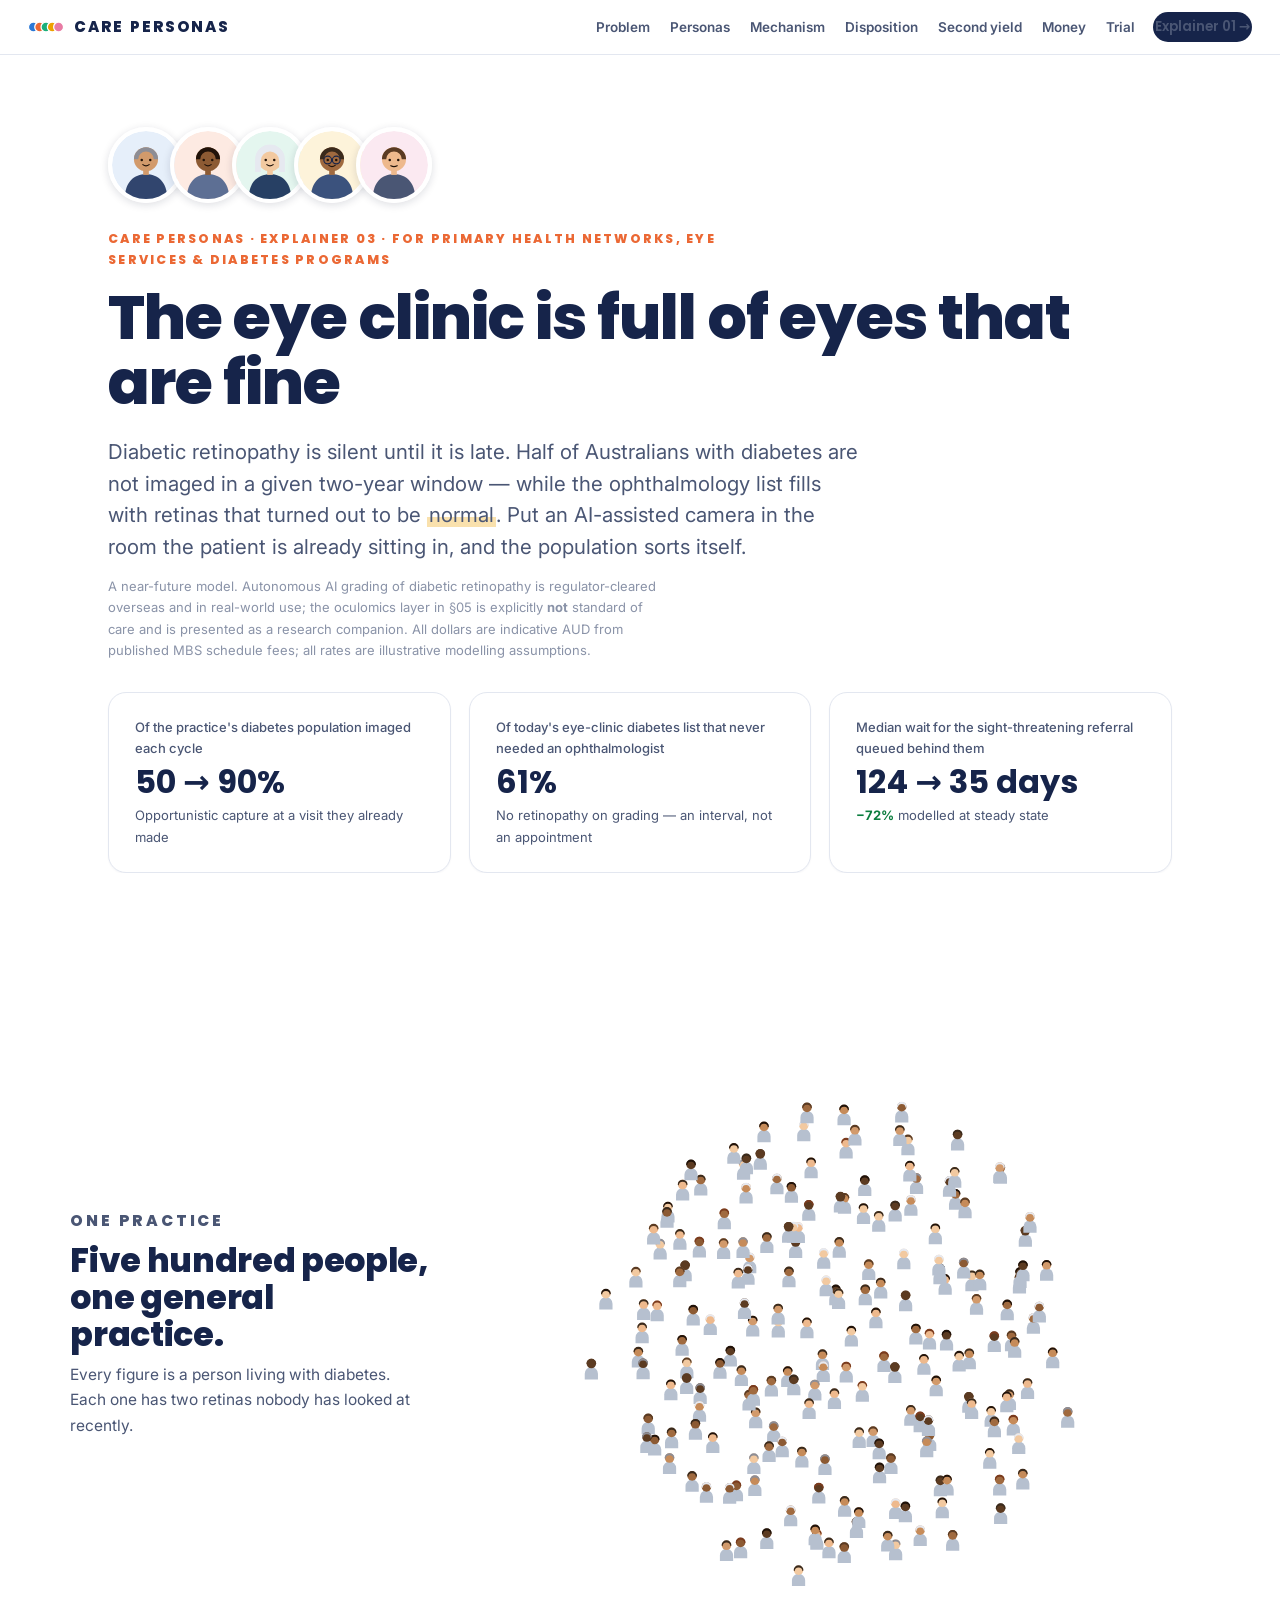
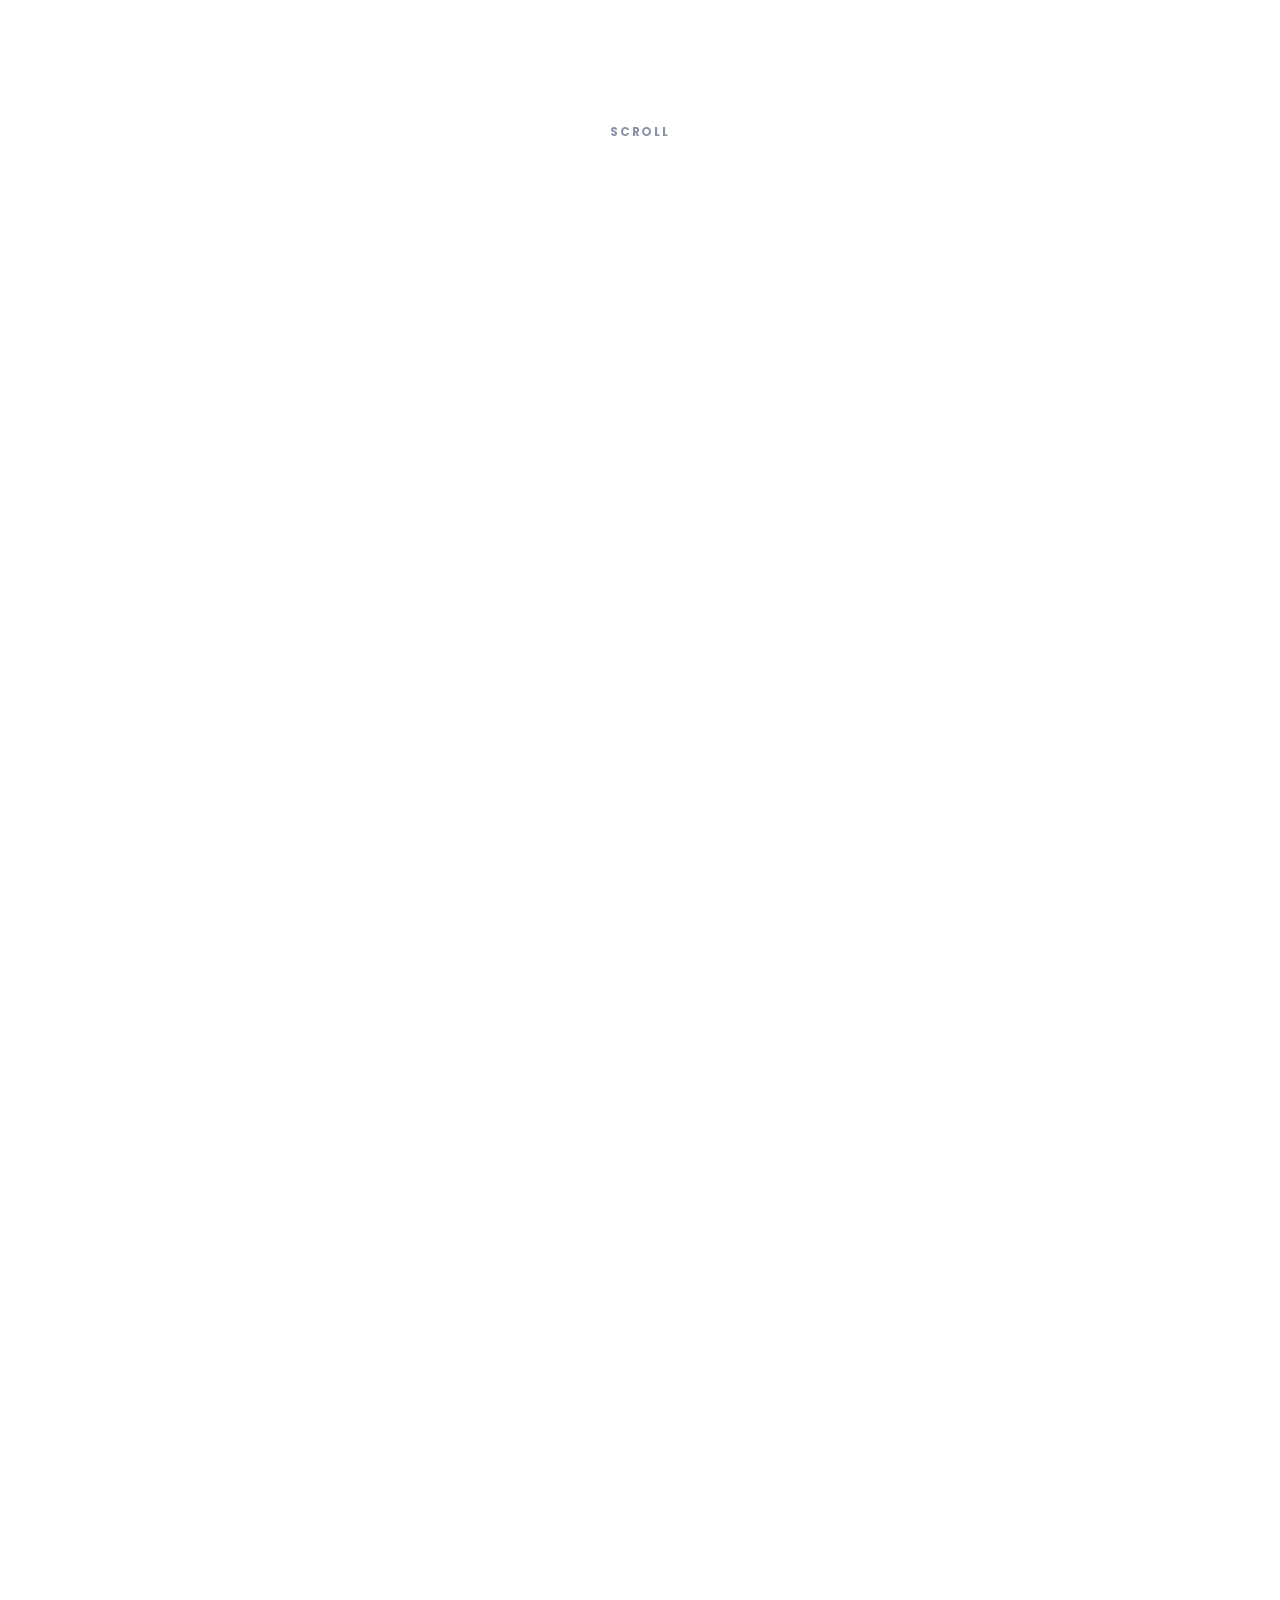
<file: retinal-screen.html>
<!DOCTYPE html>
<html lang="en">
<head>
<meta charset="UTF-8">
<meta name="viewport" content="width=device-width, initial-scale=1.0">
<meta name="color-scheme" content="light">
<meta name="description" content="Explainer 03 — The Sight-Saving Screen. Five retinal personas, one AI-assisted camera in the GP room: image every diabetic retina where the patient already is, and send the ophthalmologist only the eyes that need them. Indicative economics for health-system leaders.">
<title>The Sight-Saving Screen · Care Personas</title>
<link rel="preconnect" href="https://fonts.googleapis.com">
<link rel="preconnect" href="https://fonts.gstatic.com" crossorigin>
<link href="https://fonts.googleapis.com/css2?family=Poppins:wght@400;600;700;800&family=Inter:wght@400;500;600;700&display=swap" rel="stylesheet">
<link rel="stylesheet" href="assets/style.css">
</head>
<body>
<a class="skip" href="#main">Skip to content</a>

<header class="topbar">
  <a class="logo" href="index.html" aria-label="Care Personas home">
    <svg width="36" height="22" viewBox="0 0 40 24" aria-hidden="true">
      <circle cx="6" cy="12" r="5.5" fill="#2a78d6" stroke="#fff" stroke-width="1.4"/>
      <circle cx="13" cy="12" r="5.5" fill="#eb6834" stroke="#fff" stroke-width="1.4"/>
      <circle cx="20" cy="12" r="5.5" fill="#1baf7a" stroke="#fff" stroke-width="1.4"/>
      <circle cx="27" cy="12" r="5.5" fill="#eda100" stroke="#fff" stroke-width="1.4"/>
      <circle cx="34" cy="12" r="5.5" fill="#e87ba4" stroke="#fff" stroke-width="1.4"/>
    </svg>
    <span class="word">CARE PERSONAS</span>
  </a>
  <nav class="topnav" aria-label="Sections">
    <a href="#problem">Problem</a>
    <a href="#personas">Personas</a>
    <a href="#screen">Mechanism</a>
    <a href="#disposition">Disposition</a>
    <a href="#oculomics">Second yield</a>
    <a href="#money">Money</a>
    <a href="#trial">Trial</a>
    <a class="pill" href="specialist-gp-pipeline.html">Explainer 01 →</a>
  </nav>
</header>

<main id="main">

  <!-- HERO -->
  <section id="top" class="wrap" style="padding-top:72px">
    <div class="avarow" aria-hidden="true">
      <svg class="avatar av" viewBox="0 0 96 96"><circle cx="48" cy="48" r="48" fill="#e6effa"/><path d="M18 96 C18 72 31 61 48 61 C65 61 78 72 78 96 Z" fill="#31456e"/><rect x="44" y="52" width="8" height="10" fill="#d29a6b"/><circle cx="48" cy="40" r="17" fill="#d29a6b"/><path d="M31 40 a17 17 0 0 1 34 0 h-6 a11 11 0 0 0 -22 0 Z" fill="#8d8d95"/><circle cx="42" cy="41" r="1.8" fill="#201209"/><circle cx="54" cy="41" r="1.8" fill="#201209"/><path d="M43.5 47.5 q4.5 3.5 9 0" stroke="#201209" stroke-width="1.6" fill="none" stroke-linecap="round"/></svg>
      <svg class="avatar av" viewBox="0 0 96 96"><circle cx="48" cy="48" r="48" fill="#fdeae2"/><path d="M18 96 C18 72 31 61 48 61 C65 61 78 72 78 96 Z" fill="#5d6f94"/><rect x="44" y="52" width="8" height="10" fill="#8c5a33"/><circle cx="48" cy="40" r="17" fill="#8c5a33"/><path d="M31 40 a17 17 0 0 1 34 0 h-6 a11 11 0 0 0 -22 0 Z" fill="#201209"/><circle cx="42" cy="41" r="1.8" fill="#201209"/><circle cx="54" cy="41" r="1.8" fill="#201209"/><path d="M43.5 47.5 q4.5 3.5 9 0" stroke="#201209" stroke-width="1.6" fill="none" stroke-linecap="round"/></svg>
      <svg class="avatar av" viewBox="0 0 96 96"><circle cx="48" cy="48" r="48" fill="#e4f6ef"/><path d="M18 96 C18 72 31 61 48 61 C65 61 78 72 78 96 Z" fill="#274064"/><rect x="44" y="52" width="8" height="10" fill="#f2c9a0"/><circle cx="48" cy="40" r="17" fill="#f2c9a0"/><path d="M27 58 v-18 a21 21 0 0 1 42 0 v18 h-8 v-16 a13 13 0 0 0 -26 0 v16 Z" fill="#e6e9f0"/><circle cx="42" cy="41" r="1.8" fill="#201209"/><circle cx="54" cy="41" r="1.8" fill="#201209"/><path d="M43.5 47.5 q4.5 3.5 9 0" stroke="#201209" stroke-width="1.6" fill="none" stroke-linecap="round"/></svg>
      <svg class="avatar av" viewBox="0 0 96 96"><circle cx="48" cy="48" r="48" fill="#fdf3da"/><path d="M18 96 C18 72 31 61 48 61 C65 61 78 72 78 96 Z" fill="#3b527d"/><rect x="44" y="52" width="8" height="10" fill="#a06a3f"/><circle cx="48" cy="40" r="17" fill="#a06a3f"/><path d="M31 40 a17 17 0 0 1 34 0 h-6 a11 11 0 0 0 -22 0 Z" fill="#3a2a1c"/><circle cx="42" cy="41" r="5.5" fill="none" stroke="#16244a" stroke-width="1.6"/><circle cx="54" cy="41" r="5.5" fill="none" stroke="#16244a" stroke-width="1.6"/><path d="M47.5 41 h1" stroke="#16244a" stroke-width="1.6"/><circle cx="42" cy="41" r="1.8" fill="#201209"/><circle cx="54" cy="41" r="1.8" fill="#201209"/><path d="M43.5 48.5 q4.5 3.5 9 0" stroke="#201209" stroke-width="1.6" fill="none" stroke-linecap="round"/></svg>
      <svg class="avatar av" viewBox="0 0 96 96"><circle cx="48" cy="48" r="48" fill="#fbe9f1"/><path d="M18 96 C18 72 31 61 48 61 C65 61 78 72 78 96 Z" fill="#4a5674"/><rect x="44" y="52" width="8" height="10" fill="#eeb98d"/><circle cx="48" cy="40" r="17" fill="#eeb98d"/><path d="M31 40 a17 17 0 0 1 34 0 h-6 a11 11 0 0 0 -22 0 Z" fill="#5a3b23"/><circle cx="42" cy="41" r="1.8" fill="#201209"/><circle cx="54" cy="41" r="1.8" fill="#201209"/><path d="M43.5 49 q4.5 2.5 9 0" stroke="#201209" stroke-width="1.6" fill="none" stroke-linecap="round"/></svg>
    </div>
    <p class="eyebrow">Care Personas · Explainer 03 · For primary health networks, eye services &amp; diabetes programs</p>
    <h1>The eye clinic is full of eyes that are fine</h1>
    <p class="standfirst">Diabetic retinopathy is silent until it is late. Half of Australians with
    diabetes are not imaged in a given two-year window — while the ophthalmology list fills with
    retinas that turned out to be <span class="hl">normal</span>. Put an AI-assisted camera in the
    room the patient is already sitting in, and the population sorts itself.</p>
    <p class="note">A near-future model. Autonomous AI grading of diabetic retinopathy is
    regulator-cleared overseas and in real-world use; the oculomics layer in §05 is explicitly
    <b>not</b> standard of care and is presented as a research companion. All dollars are indicative
    AUD from published MBS schedule fees; all rates are illustrative modelling assumptions.</p>

    <div class="grid g3" style="margin-top:30px;align-items:stretch">
      <div class="card tile">
        <p class="tlabel">Of the practice's diabetes population imaged each cycle</p>
        <p class="tvalue">50 → 90%</p>
        <p class="tdelta">Opportunistic capture at a visit they already made</p>
      </div>
      <div class="card tile">
        <p class="tlabel">Of today's eye-clinic diabetes list that never needed an ophthalmologist</p>
        <p class="tvalue">61%</p>
        <p class="tdelta">No retinopathy on grading — an interval, not an appointment</p>
      </div>
      <div class="card tile">
        <p class="tlabel">Median wait for the sight-threatening referral queued behind them</p>
        <p class="tvalue">124 → 35 days</p>
        <p class="tdelta"><span class="up">−72%</span> modelled at steady state</p>
      </div>
    </div>
  </section>

  <!-- DOT THEATRE — scroll-driven story (content duplicated in the sections below) -->
  <section class="theatre" id="story" aria-hidden="true">
    <div class="df-stage">
      <canvas id="df3"></canvas>
      <div class="df-step"><p class="eyebrow">One practice</p><h3>Five hundred people, one general practice.</h3><p>Every figure is a person living with diabetes. Each one has two retinas nobody has looked at recently.</p></div>
      <div class="df-step"><p class="eyebrow">The whole book</p><h3>None of them can feel their retinopathy.</h3><p>Diabetic retinopathy is painless and symptomless until it is advanced. Sight is the last thing to go, not the first.</p></div>
      <div class="df-step"><p class="eyebrow">One of them</p><h3>Start with one.</h3><p>He is here today for his diabetes review — bloods, feet, blood pressure, the usual half hour.</p></div>
      <div class="df-step"><p class="eyebrow">Ray</p><h3>Ray is 62, nine years into type 2.</h3><p>He reads the newspaper without glasses and drives at night. Nothing about his vision worries him.</p></div>
      <div class="df-step"><p class="eyebrow">Why he hasn't been</p><h3>Everybody has a reason, and none of them are laziness.</h3><p>The clinic is forty minutes away, the referral expired, the appointment clashed with a shift.</p></div>
      <div class="df-step"><p class="eyebrow">Image them all</p><h3>Photograph every retina and the population sorts itself.</h3><p>One camera, two images per eye, sixty seconds. The grading scale has five steps, and everybody sits on one.</p></div>
      <div class="df-step"><p class="eyebrow">The five strata</p><h3>Five retinal personas, and they are wildly unequal.</h3><p>Most eyes are clear. A tenth are already sight-threatening. Nobody in either group knows which they are.</p></div>
      <div class="df-step"><p class="eyebrow">Six in ten</p><h3>Six in ten have no retinopathy at all.</h3><p>They need a date in the recall system, not a specialist appointment. Today many of them get the appointment.</p></div>
      <div class="df-step"><p class="eyebrow">One in ten</p><h3>One in ten already has sight-threatening disease.</h3><p>Severe non-proliferative changes, new vessels, or macular oedema. This is the group that goes blind if it waits.</p></div>
      <div class="df-step"><p class="eyebrow">Today</p><h3>Except half of them are never imaged at all.</h3><p>About one in two has no retinal check in a two-year window. The grey figures are guesses.</p></div>
      <div class="df-step"><p class="eyebrow">The lottery</p><h3>Those who are referred all go to the same list.</h3><p>One pathway, one form, no grading. The clear retina and the bleeding one are booked the same.</p></div>
      <div class="df-step"><p class="eyebrow">The clog</p><h3>So the clinic fills with eyes that are fine.</h3><p>Six in ten of the new diabetes referrals reach an ophthalmologist and are found to have no retinopathy.</p></div>
      <div class="df-step"><p class="eyebrow">The harm</p><h3>The sight-threatening wait behind the healthy.</h3><p>A median of 124 days to a first appointment — in a disease measured in weeks of new vessel growth.</p></div>
      <div class="df-step"><p class="eyebrow">Back to Ray</p><h3>Ray is in the one in ten.</h3><p>Severe non-proliferative retinopathy in both eyes, three years unimaged, and he still cannot feel a thing.</p></div>
      <div class="df-step"><p class="eyebrow">Step 1 — capture</p><h3>Rewind. Image him at the visit he already made.</h3><p>The camera sits in the treatment room. No drops, no second trip, no referral for the drawer.</p></div>
      <div class="df-step"><p class="eyebrow">Step 2 — grade</p><h3>The model returns a disposition, not a diagnosis.</h3><p>Grade, urgency, and a date: re-image in two years, re-image in twelve months, or see an ophthalmologist.</p></div>
      <div class="df-step"><p class="eyebrow">Step 3 — sort</p><h3>Three destinations instead of one queue.</h3><p>Most people get an interval. A tenth get a tighter recall in the practice. A tenth get the specialist.</p></div>
      <div class="df-step"><p class="eyebrow">Step 4 — the payoff</p><h3>Now the clinic sees only the eyes that need it.</h3><p>Sight-threatening disease and genuine puzzles only. Ray is seen in five weeks, with sight to save.</p></div>
      <div class="df-step"><p class="eyebrow">The second yield</p><h3>The image was already taken. Read it twice.</h3><p>The same retinal photograph carries vascular signal — a research-stage read on cardiovascular and kidney risk, at no extra capture.</p></div>
      <div class="df-step"><p class="eyebrow">The result</p><h3>Everyone sees sooner.</h3><p></p></div>
      <div class="df-stats">
        <div class="df-stat"><div class="v"><span data-countup="90" data-suf="%">0%</span></div><div class="l">of the practice's diabetes population imaged each cycle, up from about half</div></div>
        <div class="df-stat"><div class="v"><span data-countup="72" data-pre="−" data-suf="%">−0%</span></div><div class="l">median wait for a sight-threatening referral, 124 → 35 days</div></div>
        <div class="df-stat"><div class="v"><span data-countup="61" data-suf="%">0%</span></div><div class="l">of today's eye-clinic diabetes list returned to primary care as an interval</div></div>
      </div>
      <div class="df-hint">Scroll</div>
    </div>
  </section>

  <!-- 01 PROBLEM -->
  <section id="problem" class="tintband">
    <div class="wrap reveal">
      <p class="eyebrow">01 — The problem</p>
      <h2>A silent disease, screened by lottery</h2>
      <p class="lede">Diabetic retinopathy has the worst possible combination of properties for a
      referral system: it is common, it is treatable, and it produces no symptoms until the damage
      is done. So the people who most need an ophthalmologist have no reason to seek one, and the
      people who least need one are just as likely to be sitting in the waiting room. The result is
      a queue sorted by who happened to get a referral, not by whose sight is at risk.</p>

      <div class="grid g4" style="margin-top:28px">
        <div class="card tile"><p class="tlabel">Australians living with diabetes</p><p class="tvalue">~1.7M</p><p class="tdelta">About a third have some retinopathy</p></div>
        <div class="card tile"><p class="tlabel">Had a retinal examination in the last two years</p><p class="tvalue">~50%</p><p class="tdelta">Australian population studies, ~50–77% depending on cohort</p></div>
        <div class="card tile"><p class="tlabel">Median wait for a public diabetic-retinopathy referral</p><p class="tvalue">124 days</p><p class="tdelta">Western Sydney public ophthalmology, indicative</p></div>
        <div class="card tile"><p class="tlabel">What a retinal photography screen already bills in general practice</p><p class="tvalue">$59.75</p><p class="tdelta">MBS 12326 / 12325 — the item exists today</p></div>
      </div>

      <p class="pullquote">“The referral is not sorted by risk. It is sorted by who managed to keep
      an appointment forty minutes away for a problem they cannot feel.”</p>

      <div class="card note" style="margin-top:26px">
        <b>The item is not the barrier.</b> Unlike the eConsult in Explainer 01, this mechanism needs
        no new MBS item. Items <b>12326</b> (all patients, once per 24 months) and <b>12325</b>
        (Aboriginal and Torres Strait Islander patients, once per 12 months) already pay a schedule
        fee of <b>$59.75</b> for visual acuity plus bilateral non-mydriatic retinal photography,
        analysed and reported, performed by the practitioner managing the patient's glycaemia. What
        is missing is the camera in the room, a grading result the GP can act on in the same
        consultation, and a recall that fires without anybody remembering.
      </div>
    </div>
  </section>

  <!-- 02 PERSONAS -->
  <section id="personas">
    <div class="wrap reveal">
      <p class="eyebrow">02 — Segment the retina, not the referral</p>
      <h2>One diabetes population. Five retinal personas.</h2>
      <p class="lede">These five are not a taxonomy invented for this page — they are the
      international clinical grading scale, and the whole argument is that the scale is currently
      applied <i>after</i> the specialist appointment instead of before it. Shares are modelled on
      the National Eye Health Survey's estimates for Australian adults aged 40 and over with
      diagnosed diabetes: any retinopathy 39%, sight-threatening 10%.</p>

      <div class="card" style="margin-top:28px">
        <h3 class="fighint">Five hundred people with diabetes in one practice. Hover or tap a segment; click to meet the persona.</h3>
        <div class="bigbar" role="group" aria-label="Diabetes population segmented by retinal grade">
          <button class="seg p1" style="flex:61" data-target="r1"
            data-tip="<b>Clear Retina — 61%</b>No apparent retinopathy<br>→ Interval, not an appointment"><span>61%</span></button>
          <button class="seg p2" style="flex:18" data-target="r2"
            data-tip="<b>The Early Signal — 18%</b>Mild non-proliferative<br>→ Re-image in 12 months, in practice"><span>18%</span></button>
          <button class="seg p3" style="flex:11" data-target="r3"
            data-tip="<b>The Watch List — 11%</b>Moderate non-proliferative<br>→ Tighter recall + metabolic control"><span>11%</span></button>
          <button class="seg p4" style="flex:6" data-target="r4"
            data-tip="<b>The Referable — 6%</b>Severe non-proliferative<br>→ Ophthalmologist within weeks"><span>6%</span></button>
          <button class="seg p5" style="flex:4" data-target="r5"
            data-tip="<b>Sight-Threatening — 4%</b>Proliferative disease or macular oedema<br>→ Ophthalmologist now"><span>4%</span></button>
        </div>
        <div class="rails" aria-hidden="true">
          <div class="rail t-gp" style="flex:90"><b>90%</b> → stays in primary care on an interval or a recall, imaged again by the same camera</div>
          <div class="rail t-sp" style="flex:10"><b>10%</b> → ophthalmology, where sight is actually saved</div>
        </div>
        <div class="chips" role="list" aria-label="Retinal persona legend">
          <button class="chip" data-target="r1" role="listitem"><span class="dot p1"></span>Clear Retina · 61%</button>
          <button class="chip" data-target="r2" role="listitem"><span class="dot p2"></span>The Early Signal · 18%</button>
          <button class="chip" data-target="r3" role="listitem"><span class="dot p3"></span>The Watch List · 11%</button>
          <button class="chip" data-target="r4" role="listitem"><span class="dot p4"></span>The Referable · 6%</button>
          <button class="chip" data-target="r5" role="listitem"><span class="dot p5"></span>Sight-Threatening · 4%</button>
        </div>
        <details>
          <summary>View the segmentation as a table</summary>
          <div class="scrollwrap"><table>
            <caption>Modelled shares of an Australian general-practice diabetes population aged 40+</caption>
            <thead><tr><th scope="col">Persona</th><th scope="col">Clinical grade</th><th scope="col">Share</th><th scope="col">Per 500 patients</th><th scope="col">Disposition</th></tr></thead>
            <tbody>
              <tr><th scope="row">Clear Retina</th><td>No apparent retinopathy</td><td>61%</td><td>305</td><td>Re-image in 24 months</td></tr>
              <tr><th scope="row">The Early Signal</th><td>Mild non-proliferative</td><td>18%</td><td>90</td><td>Re-image in 12 months</td></tr>
              <tr><th scope="row">The Watch List</th><td>Moderate non-proliferative</td><td>11%</td><td>55</td><td>Re-image in 6–12 months, tighten control</td></tr>
              <tr><th scope="row">The Referable</th><td>Severe non-proliferative</td><td>6%</td><td>30</td><td>Ophthalmologist, routine-urgent</td></tr>
              <tr><th scope="row">Sight-Threatening</th><td>Proliferative disease or macular oedema</td><td>4%</td><td>20</td><td>Ophthalmologist, urgent</td></tr>
            </tbody>
          </table></div>
        </details>
      </div>

      <div class="grid personas">
        <article class="card pcard p1" id="r1">
          <div class="phead">
            <svg class="avatar av" viewBox="0 0 96 96" aria-hidden="true"><circle cx="48" cy="48" r="48" fill="#e6effa"/><path d="M18 96 C18 72 31 61 48 61 C65 61 78 72 78 96 Z" fill="#31456e"/><rect x="44" y="52" width="8" height="10" fill="#d29a6b"/><circle cx="48" cy="40" r="17" fill="#d29a6b"/><path d="M31 40 a17 17 0 0 1 34 0 h-6 a11 11 0 0 0 -22 0 Z" fill="#8d8d95"/><circle cx="42" cy="41" r="1.8" fill="#201209"/><circle cx="54" cy="41" r="1.8" fill="#201209"/><path d="M43.5 47.5 q4.5 3.5 9 0" stroke="#201209" stroke-width="1.6" fill="none" stroke-linecap="round"/></svg>
            <div><h3>The Clear Retina</h3><p class="share">61% · no apparent retinopathy</p></div>
          </div>
          <dl>
            <dt>What the image shows</dt><dd>Nothing. Clean vessels, clean macula, no microaneurysms.</dd>
            <dt>What they get today</dt><dd>Often a referral, a wait, and a three-minute appointment that ends in “see you in two years”.</dd>
            <dt>What they should get</dt><dd>A <b>date</b>. Re-image in 24 months, booked by the recall system before they leave the room.</dd>
          </dl>
          <p class="money"><b>Cost of getting this wrong:</b> six in ten of the eye clinic's new diabetes list — the single largest block of avoidable specialist appointments in the pathway.</p>
          <span class="track-tag t-gp">Primary care</span>
        </article>

        <article class="card pcard p2" id="r2">
          <div class="phead">
            <svg class="avatar av" viewBox="0 0 96 96" aria-hidden="true"><circle cx="48" cy="48" r="48" fill="#fdeae2"/><path d="M18 96 C18 72 31 61 48 61 C65 61 78 72 78 96 Z" fill="#5d6f94"/><rect x="44" y="52" width="8" height="10" fill="#8c5a33"/><circle cx="48" cy="40" r="17" fill="#8c5a33"/><path d="M31 40 a17 17 0 0 1 34 0 h-6 a11 11 0 0 0 -22 0 Z" fill="#201209"/><circle cx="42" cy="41" r="1.8" fill="#201209"/><circle cx="54" cy="41" r="1.8" fill="#201209"/><path d="M43.5 47.5 q4.5 3.5 9 0" stroke="#201209" stroke-width="1.6" fill="none" stroke-linecap="round"/></svg>
            <div><h3>The Early Signal</h3><p class="share">18% · mild non-proliferative</p></div>
          </div>
          <dl>
            <dt>What the image shows</dt><dd>A handful of microaneurysms. The first visible evidence that glycaemic control is showing up in the smallest vessels in the body.</dd>
            <dt>Why it matters</dt><dd>Not a threat to sight this year — but the strongest visual argument a GP will ever have in a conversation about control.</dd>
            <dt>What they should get</dt><dd>Re-image in 12 months, in the practice, and the photograph on the screen during the chronic-disease review.</dd>
          </dl>
          <p class="money"><b>The teachable image:</b> a patient who has seen their own retina is a different patient in the medication conversation.</p>
          <span class="track-tag t-gp">Primary care</span>
        </article>

        <article class="card pcard p3" id="r3">
          <div class="phead">
            <svg class="avatar av" viewBox="0 0 96 96" aria-hidden="true"><circle cx="48" cy="48" r="48" fill="#e4f6ef"/><path d="M18 96 C18 72 31 61 48 61 C65 61 78 72 78 96 Z" fill="#274064"/><rect x="44" y="52" width="8" height="10" fill="#f2c9a0"/><circle cx="48" cy="40" r="17" fill="#f2c9a0"/><path d="M27 58 v-18 a21 21 0 0 1 42 0 v18 h-8 v-16 a13 13 0 0 0 -26 0 v16 Z" fill="#e6e9f0"/><circle cx="42" cy="41" r="1.8" fill="#201209"/><circle cx="54" cy="41" r="1.8" fill="#201209"/><path d="M43.5 47.5 q4.5 3.5 9 0" stroke="#201209" stroke-width="1.6" fill="none" stroke-linecap="round"/></svg>
            <div><h3>The Watch List</h3><p class="share">11% · moderate non-proliferative</p></div>
          </div>
          <dl>
            <dt>What the image shows</dt><dd>Haemorrhages and venous changes in more than one quadrant. Real disease, not yet threatening the macula.</dd>
            <dt>The judgement call</dt><dd>This is the grade where interval matters most: too slow and it becomes severe between visits, too fast and it consumes the specialist capacity the last two personas need.</dd>
            <dt>What they should get</dt><dd>Re-image at 6–12 months against the previous photograph, with blood pressure and lipids treated as part of the eye plan.</dd>
          </dl>
          <p class="money"><b>Where the model earns its keep:</b> comparing this year's image with last year's is a machine's job, and it is the difference between a stable watch and a missed progression.</p>
          <span class="track-tag t-gp">Primary care, ophthalmologist of record</span>
        </article>

        <article class="card pcard p4" id="r4">
          <div class="phead">
            <svg class="avatar av" viewBox="0 0 96 96" aria-hidden="true"><circle cx="48" cy="48" r="48" fill="#fdf3da"/><path d="M18 96 C18 72 31 61 48 61 C65 61 78 72 78 96 Z" fill="#3b527d"/><rect x="44" y="52" width="8" height="10" fill="#a06a3f"/><circle cx="48" cy="40" r="17" fill="#a06a3f"/><path d="M31 40 a17 17 0 0 1 34 0 h-6 a11 11 0 0 0 -22 0 Z" fill="#3a2a1c"/><circle cx="42" cy="41" r="1.8" fill="#201209"/><circle cx="54" cy="41" r="1.8" fill="#201209"/><path d="M43.5 47.5 q4.5 3.5 9 0" stroke="#201209" stroke-width="1.6" fill="none" stroke-linecap="round"/></svg>
            <div><h3>The Referable</h3><p class="share">6% · severe non-proliferative</p></div>
          </div>
          <dl>
            <dt>What the image shows</dt><dd>Extensive haemorrhages, venous beading, intraretinal microvascular abnormalities. A high probability of progressing to new vessels within a year.</dd>
            <dt>What they feel</dt><dd>Nothing. Ray is in this group, reading the paper without glasses.</dd>
            <dt>What they should get</dt><dd>An ophthalmologist within weeks, with the graded image attached so the appointment starts where the screen finished.</dd>
          </dl>
          <p class="money"><b>The whole point of the screen:</b> this persona is invisible to every part of the system that waits for a symptom.</p>
          <span class="track-tag t-sp">Ophthalmology</span>
        </article>

        <article class="card pcard p5" id="r5">
          <div class="phead">
            <svg class="avatar av" viewBox="0 0 96 96" aria-hidden="true"><circle cx="48" cy="48" r="48" fill="#fbe9f1"/><path d="M18 96 C18 72 31 61 48 61 C65 61 78 72 78 96 Z" fill="#4a5674"/><rect x="44" y="52" width="8" height="10" fill="#eeb98d"/><circle cx="48" cy="40" r="17" fill="#eeb98d"/><path d="M31 40 a17 17 0 0 1 34 0 h-6 a11 11 0 0 0 -22 0 Z" fill="#5a3b23"/><circle cx="42" cy="41" r="1.8" fill="#201209"/><circle cx="54" cy="41" r="1.8" fill="#201209"/><path d="M43.5 49 q4.5 2.5 9 0" stroke="#201209" stroke-width="1.6" fill="none" stroke-linecap="round"/></svg>
            <div><h3>Sight-Threatening</h3><p class="share">4% · proliferative disease or macular oedema</p></div>
          </div>
          <dl>
            <dt>What the image shows</dt><dd>New vessels on the disc or elsewhere, or oedema at the centre of vision. The disease is now measured in weeks.</dd>
            <dt>What treatment exists</dt><dd>Laser and anti-VEGF injections work — and work far better before central vision is lost than after.</dd>
            <dt>What they should get</dt><dd>An urgent appointment, not a position in a queue sorted by referral date.</dd>
          </dl>
          <p class="money"><b>The cost of the wait:</b> this is where a 124-day queue converts a treatable retina into a permanent visual field loss.</p>
          <span class="track-tag t-sp">Ophthalmology, urgent</span>
        </article>
      </div>
    </div>
  </section>

  <!-- 03 MECHANISM -->
  <section id="screen" class="tintband">
    <div class="wrap reveal">
      <p class="eyebrow">03 — The mechanism</p>
      <h2>Move the screen to where the patient already is</h2>
      <p class="lede">Nothing here requires a new consultation. The patient is in the room for a
      diabetes review they already booked; the camera is in the room they are already sitting in;
      the item that pays for it already exists. What changes is that the sorting happens
      <b>before</b> the referral instead of after it.</p>

      <div class="grid g3" style="margin-top:28px">
        <div class="card">
          <span class="num">STEP 1</span>
          <h3>Capture</h3>
          <p>Non-mydriatic camera in the treatment room. Two images per eye, no drops, about sixty
          seconds, delegated to a practice nurse under the GP's direction — exactly as the MBS item
          already contemplates.</p>
          <p class="note">Ungradable images are a result, not a failure: they route to mydriasis or
          to an optometrist, and they are counted.</p>
        </div>
        <div class="card">
          <span class="num">STEP 2</span>
          <h3>Grade</h3>
          <p>An autonomous model returns an international grade and a confidence, in the
          consultation, not in a letter three weeks later. Regulator-cleared systems report roughly
          <b>87–96% sensitivity</b> and <b>81–91% specificity</b> for more-than-mild retinopathy in
          pivotal and real-world studies.</p>
          <p class="note">Sensitivity is deliberately favoured over specificity: the cost of a false
          positive is one appointment, the cost of a false negative is a retina.</p>
        </div>
        <div class="card">
          <span class="num">STEP 3</span>
          <h3>Dispose</h3>
          <p>The output the GP acts on is not a diagnosis — it is a <b>disposition</b>: a
          destination, an urgency and a date, written into the recall system before the patient
          stands up.</p>
          <p class="note">Any symptom — blurring, floaters, sudden change — overrides the grade and
          is referred regardless.</p>
        </div>
      </div>

      <p class="pullquote">“The model does not decide what is wrong with the eye. It decides which
      eyes an ophthalmologist should be looking at this month.”</p>
    </div>
  </section>

  <!-- 04 DISPOSITION -->
  <section id="disposition">
    <div class="wrap reveal">
      <p class="eyebrow">04 — What comes back</p>
      <h2>Three destinations, not one queue</h2>
      <p class="lede">Today the pathway has a single exit: a referral. The screen replaces it with
      three, and the great majority of people take one that does not involve a hospital at all.</p>

      <div class="card" style="margin-top:26px">
        <div class="scrollwrap"><table>
          <caption>The disposition returned in the consultation, per 500 patients with diabetes</caption>
          <thead><tr><th scope="col">Grade</th><th scope="col">Destination</th><th scope="col">Urgency</th><th scope="col">Who holds it</th><th scope="col">People</th></tr></thead>
          <tbody>
            <tr><th scope="row">No apparent retinopathy</th><td>Recall system</td><td>24 months</td><td>Practice</td><td>305</td></tr>
            <tr><th scope="row">Mild non-proliferative</th><td>Recall system</td><td>12 months</td><td>Practice</td><td>90</td></tr>
            <tr><th scope="row">Moderate non-proliferative</th><td>Recall + control review</td><td>6–12 months</td><td>Practice, named ophthalmologist of record</td><td>55</td></tr>
            <tr><th scope="row">Severe non-proliferative</th><td>Ophthalmology</td><td>Weeks</td><td>Ophthalmology</td><td>30</td></tr>
            <tr><th scope="row">Proliferative or macular oedema</th><td>Ophthalmology</td><td>Urgent</td><td>Ophthalmology</td><td>20</td></tr>
            <tr><th scope="row">Ungradable</th><td>Mydriatic imaging or optometry</td><td>Weeks</td><td>Practice → optometry</td><td>modelled ≤10%</td></tr>
          </tbody>
        </table></div>
        <p class="plus"><b>The referral that does leave the practice is a better referral.</b> It
        carries the graded image, the grade, the model's confidence and the date of the previous
        photograph — so the ophthalmologist's appointment begins with a comparison rather than a
        first look.</p>
      </div>

      <div class="legend" style="margin-top:22px">
        <span class="key"><span class="sw v-today"></span>Today — one pathway, sorted by referral date</span>
        <span class="key"><span class="sw v-pipe"></span>With the screen — three pathways, sorted by risk</span>
      </div>
      <div class="card">
        <div class="brow"><span class="blab">Today</span><span class="btrack"><span class="bfill v-today" style="width:100%"></span><span class="bval">100% — one queue</span></span></div>
        <div class="brow"><span class="blab">Screened</span><span class="btrack"><span class="bfill v-pipe" style="width:10%"></span><span class="bval">10% — the rest held in primary care</span></span></div>
      </div>
    </div>
  </section>

  <!-- 05 OCULOMICS -->
  <section id="oculomics" class="tintband">
    <div class="wrap reveal">
      <p class="eyebrow">05 — The second yield</p>
      <h2>The only microvessels in the body you can photograph directly</h2>
      <p class="lede">This section is the speculative one, and it is labelled as such. Once a
      retinal photograph exists for 90% of a practice's diabetes population, a second question
      becomes free to ask: what else is in that image? <b>Oculomics</b> — the study of ocular
      biomarkers of systemic disease — is an active research field, not a clinical service, and
      nothing in this section should be treated as standard of care.</p>

      <div class="grid g3" style="margin-top:28px">
        <div class="card">
          <h3>What is measurable</h3>
          <p>Vessel calibre, tortuosity, branching angle and fractal dimension are quantifiable
          from an ordinary fundus photograph, and they change with systemic vascular disease before
          symptoms appear.</p>
        </div>
        <div class="card">
          <h3>What is being validated</h3>
          <p>Deep-learning models predicting cardiovascular risk, chronic kidney disease and other
          systemic conditions from retinal images have reached prospective and pivotal study stage;
          a regulated retinal cardiovascular risk score has been through a pivotal trial.</p>
        </div>
        <div class="card">
          <h3>Why the marginal cost is zero</h3>
          <p>The capture already happened for the retinopathy screen. A second read adds compute,
          not clinic time, not a device, and not another visit for the patient.</p>
        </div>
      </div>

      <div class="card" style="margin-top:24px">
        <h3>What it would change in the room</h3>
        <p>The GP is already doing a chronic-disease review. Today the vascular picture comes from
        blood pressure, lipids and an absolute-risk calculator built from population averages. A
        retinal vascular read would add a measurement of <i>this patient's</i> small vessels to that
        conversation — at the same visit, from an image taken for another purpose.</p>
        <ul class="contrast">
          <li class="no">It is not a diagnosis, and it does not start or stop a medication on its own.</li>
          <li class="no">It is not billed, because no item covers it and none should until the evidence supports one.</li>
          <li class="yes">It is a research output, consented separately, reported alongside the retinopathy grade and audited against outcomes.</li>
          <li class="yes">It is the reason to build the imaging base now: the screen justifies itself on sight alone, and the second yield arrives on infrastructure that already paid for itself.</li>
        </ul>
      </div>
    </div>
  </section>

  <!-- 06 MONEY -->
  <section id="money">
    <div class="wrap reveal">
      <p class="eyebrow">06 — Align the money</p>
      <h2>Who pays, who earns, and the part that does not add up yet</h2>
      <p class="lede">The honest position: the MBS item covers the read, not the camera. Practice
      economics on the item alone are thin, and pretending otherwise would be the fastest way to
      lose a room full of practice managers. The return is at system level, and the capital needs a
      program.</p>

      <div class="grid g3" style="margin-top:28px;align-items:stretch">
        <div class="card tile">
          <p class="tlabel">Practice billing per two-year cycle, 500 patients at 90% coverage</p>
          <p class="tvalue">$26.9k</p>
          <p class="tdelta">450 screens × <span class="up">$59.75</span> — up from ~$14.9k at 50% coverage</p>
        </div>
        <div class="card tile">
          <p class="tlabel">Ophthalmology appointments returned per 1,000 diabetes referrals</p>
          <p class="tvalue">610</p>
          <p class="tdelta">Clear retinas that never needed the visit, at $103.95 each</p>
        </div>
        <div class="card tile">
          <p class="tlabel">Median wait for the sight-threatening referral</p>
          <p class="tvalue">124 → 35 days</p>
          <p class="tdelta"><span class="up">−72%</span> once the clear retinas leave the queue</p>
        </div>
      </div>

      <div class="card" style="margin-top:24px">
        <h3>The ledger, stated plainly</h3>
        <ul class="mathlist">
          <li><b>Practice, per two-year cycle:</b> 450 screens × $59.75 = <b>$26,887</b>, against
          ~$14,937 at today's coverage — about <b>+$6k a year</b> in new billing.</li>
          <li><b>Practice, against capital:</b> a non-mydriatic camera is a five-figure purchase and
          the model licence is per read. On the item alone the payback is slow, which is why this is
          proposed as a <b>program-funded</b> device, not a practice investment.</li>
          <li><b>Ophthalmology, per 1,000 diabetes referrals:</b> 610 appointments at $103.95 =
          <b>$63,410</b> of specialist time currently spent confirming that a retina is normal.</li>
          <li><b>The system:</b> those 610 slots absorb the referable and sight-threatening
          referrals that are currently queued behind them — the wait falls without a single new
          ophthalmologist.</li>
          <li><b>Medicare:</b> pays <i>more</i> in screening items and less in avoidable specialist
          attendances, and buys detection in the 40% of the population who are currently not imaged
          at all. As in Explainer 01, this is a throughput trade, argued as one.</li>
        </ul>
      </div>
    </div>
  </section>

  <!-- 07 LIVE MODEL -->
  <section id="model" class="tintband">
    <div class="wrap reveal">
      <p class="eyebrow">07 — Run it yourself</p>
      <h2>The yield model</h2>
      <p class="lede">The same arithmetic as the cards above, with the assumptions in your hands.
      Defaults reproduce the figures on this page.</p>

      <div class="card" id="yield" style="margin-top:24px">
        <h3>Move the assumptions</h3>
        <p class="note" style="margin:2px 0 0">Defaults reproduce the figures above. Everything stays
        indicative; the trial replaces it with measurement.</p>
        <div class="msplit">
          <div>
            <div class="mrow">
              <div class="mtop"><label for="mPop">People with diabetes in the practice</label><output id="oPop">500</output></div>
              <input type="range" id="mPop" min="200" max="1200" step="50" value="500">
            </div>
            <div class="mrow">
              <div class="mtop"><label for="mC0">Imaged today, per two-year cycle</label><output id="oC0">50%</output></div>
              <input type="range" id="mC0" min="30" max="70" step="1" value="50">
            </div>
            <div class="mrow">
              <div class="mtop"><label for="mC1">Imaged with a camera in the room</label><output id="oC1">90%</output></div>
              <input type="range" id="mC1" min="70" max="98" step="1" value="90">
            </div>
            <div class="mrow">
              <div class="mtop"><label for="mSens">Model sensitivity for referable disease</label><output id="oSens">95%</output></div>
              <input type="range" id="mSens" min="85" max="98" step="1" value="95">
            </div>
            <button class="mreset" id="mReset" type="button">Reset to defaults</button>
          </div>
          <div class="mouts" aria-live="polite">
            <div class="tile"><p class="tlabel">People imaged per two-year cycle</p><p class="tvalue" id="rImaged">450</p></div>
            <div class="tile"><p class="tlabel">Newly imaged — nobody was looking before</p><p class="tvalue" id="rNew">200</p></div>
            <div class="tile"><p class="tlabel">Sight-threatening disease found</p><p class="tvalue" id="rSt">43</p></div>
            <div class="tile"><p class="tlabel">…of which today's coverage would have missed</p><p class="tvalue" id="rMissed">19</p></div>
            <div class="tile"><p class="tlabel">Clear retinas given an interval, not a referral</p><p class="tvalue" id="rClear">275</p></div>
            <div class="tile"><p class="tlabel">Practice billing per cycle (MBS 12326)</p><p class="tvalue" id="rBill">$26.9k</p></div>
          </div>
        </div>
        <p class="note" style="margin-top:14px">Prevalence held at the National Eye Health Survey
        40+ estimates — any retinopathy 39%, sight-threatening 10%. Grading of the people already
        imaged today is assumed to be as sensitive as the model, so the “missed” figure is driven by
        coverage, not by grading quality.</p>
      </div>
    </div>
  </section>

  <!-- 08 TRIAL -->
  <section id="trial">
    <div class="wrap reveal">
      <p class="eyebrow">08 — Ask small</p>
      <h2>One primary health network, twelve months</h2>
      <p class="lede">Enough practices to see a coverage effect and enough images to audit the model
      against a masked human grade. The trial is designed to measure the two things that would kill
      the idea: a false-negative rate that lets sight-threatening disease through, and a device that
      performs unequally across the population it screens.</p>

      <div class="grid g2" style="margin-top:26px">
        <div class="card">
          <h3>The ask</h3>
          <p class="hero-fig">$520<small>k</small></p>
          <ul class="mathlist">
            <li>12 general practices in one PHN, ~6,000 people with diabetes</li>
            <li><b>$288k</b> — 12 non-mydriatic cameras at ~$24k, program-funded, retained by the practices</li>
            <li><b>$43k</b> — autonomous grading licence, per read, plus a 20% masked audit sample</li>
            <li><b>$120k</b> — practice nurse training, recall configuration, and a named ophthalmologist of record per practice</li>
            <li><b>$69k</b> — independent evaluation, including performance by subgroup</li>
          </ul>
          <p class="plus"><b>The capital is the ask.</b> The item pays for the read; it does not pay
          for the camera. That is the honest gap this trial exists to close.</p>
        </div>
        <div class="card">
          <h3>Eight KPIs</h3>
          <ul class="mathlist">
            <li>Screening coverage <b>≥85%</b> of the practice diabetes population in 12 months</li>
            <li>Ungradable image rate <b>≤10%</b>, all with a completed alternative pathway</li>
            <li>Model sensitivity for referable disease <b>≥90%</b> against masked ophthalmologist grading</li>
            <li>Specificity <b>≥80%</b> on the same audit sample</li>
            <li>Median image-to-ophthalmology time for sight-threatening grades <b>≤42 days</b></li>
            <li>Share of new eye-clinic diabetes referrals that are grade 2 or worse <b>≥70%</b></li>
            <li>The false-negative check: <b>no</b> sight-threatening disease at the 12-month re-screen in anyone the model graded “no retinopathy” at baseline</li>
            <li>Coverage among Aboriginal and Torres Strait Islander patients <b>at or above</b> the overall rate</li>
          </ul>
        </div>
      </div>
    </div>
  </section>

  <!-- 09 RISKS -->
  <section id="risks" class="tintband">
    <div class="wrap reveal">
      <p class="eyebrow">09 — What could go wrong</p>
      <h2>Six risks, six safeguards</h2>
      <div class="grid g2" style="margin-top:24px">
        <div class="card risk"><h3>The model misses disease</h3><p><b>Safeguard:</b> any visual symptom is referred regardless of grade; sensitivity is favoured over specificity at the threshold; a 20% sample is graded blind by an ophthalmologist every month; everyone is re-imaged on schedule, so a miss has a second chance rather than a lifetime.</p></div>
        <div class="card risk"><h3>It performs worse for some patients than others</h3><p><b>Safeguard:</b> device chosen on published subgroup performance; accuracy reported by ethnicity, age and image quality quarterly; the equity KPI is coverage <i>and</i> accuracy, not coverage alone; local audit before any scale-up.</p></div>
        <div class="card risk"><h3>Ungradable images become silent failures</h3><p><b>Safeguard:</b> ungradable is a disposition with a date, not a null result. It routes to mydriatic imaging or optometry and is counted in the coverage denominator, so a practice cannot improve its numbers by discarding hard images.</p></div>
        <div class="card risk"><h3>Over-referral floods the eye clinic</h3><p><b>Safeguard:</b> thresholds are set jointly with the receiving department and reconciled monthly against what the ophthalmologist actually found; the department can move the threshold, and sees the effect on its own list.</p></div>
        <div class="card risk"><h3>Automation bias de-skills the GP</h3><p><b>Safeguard:</b> the image is displayed to the clinician, not just the grade; the output is a disposition rather than a diagnosis; each practice has a named ophthalmologist of record for questions; the model's confidence is shown, and low confidence behaves like ungradable.</p></div>
        <div class="card risk"><h3>The images become a data asset</h3><p><b>Safeguard:</b> images live in the practice's clinical record under the patient's consent; no secondary use without explicit, separate, revocable consent; the oculomics read in §05 is investigational, separately consented, and never drives treatment on its own.</p></div>
      </div>
    </div>
  </section>

  <!-- 10 SCALE -->
  <section id="scale">
    <div class="wrap reveal">
      <p class="eyebrow">10 — If it works</p>
      <h2>Per 100,000 people with diabetes</h2>
      <p class="lede">Stated per 100,000 rather than nationally, so no workforce number is invented.
      At the modelled prevalence, moving coverage from about half to 90% is the whole of the effect.</p>
      <div class="grid g4" style="margin-top:26px">
        <div class="card tile"><p class="tlabel">Additional people imaged per cycle</p><p class="tvalue">40,000</p><p class="tdelta">50% → 90% coverage</p></div>
        <div class="card tile"><p class="tlabel">Sight-threatening disease found in that group</p><p class="tvalue">~3,800</p><p class="tdelta">10% prevalence × 95% sensitivity</p></div>
        <div class="card tile"><p class="tlabel">Clear retinas given an interval instead of an appointment</p><p class="tvalue">54,900</p><p class="tdelta">61% of 90,000 imaged</p></div>
        <div class="card tile"><p class="tlabel">Screening items paid, per cycle</p><p class="tvalue">$5.4M</p><p class="tdelta">90,000 × $59.75 — the cost side, stated openly</p></div>
      </div>
      <p class="note" style="margin-top:18px">The trade is explicit: Medicare pays roughly $5.4M more
      in screening per 100,000 people per cycle, and buys the detection of about 3,800 people whose
      sight-threatening retinopathy is currently invisible to the system, plus the specialist
      capacity released by 54,900 avoided appointments.</p>
    </div>
  </section>

  <section class="wrap" style="padding-bottom:80px">
    <div class="card hubcard" style="flex-direction:row;align-items:center;gap:18px;flex-wrap:wrap">
      <div style="flex:1;min-width:240px">
        <span class="num">THE SET</span>
        <h3 style="font-size:20px;margin:6px 0 4px">Three explainers, one method</h3>
        <p class="defs"><b class="term">01</b> screens the referral for complexity ·
        <b class="term">02</b> matches the patient to the clinician ·
        <b class="term">03</b> screens the retina before the referral exists.</p>
      </div>
      <a class="pill" href="index.html">All three →</a>
      <a class="pill ghost" href="executive-summary.html">One-page summary →</a>
    </div>
  </section>

</main>

<footer>
  <div class="wrap">
    <p class="fbrand">CARE PERSONAS</p>
    <p>Explainer 03 of three. All figures indicative; prevalence modelled on the National Eye Health
    Survey's estimates for Australian adults aged 40 and over with diagnosed diabetes. Autonomous
    diabetic-retinopathy grading accuracy quoted from regulator-cleared devices' pivotal and
    real-world studies. The oculomics layer is research-stage and is not offered as clinical
    practice. All demo clinicians and patients are fictional.</p>
    <p><a href="index.html">Home</a> · <a href="specialist-gp-pipeline.html">Explainer 01</a> ·
    <a href="matched-family-gp.html">Explainer 02</a> ·
    <a href="executive-summary.html">Executive summary</a></p>
  </div>
</footer>

<script src="assets/site.js"></script>
<script src="assets/dotfield.js"></script>
<script>
/* ============================================================
   EXPLAINER 03 — the retinal screen theatre.
   200 figures = one practice's diabetes population, grouped by
   international retinopathy grade. The story: nobody can feel it,
   half are never imaged, the ones who are referred all land in one
   queue — then image everyone where they already are and the queue
   becomes the tenth who need it.
   ============================================================ */
(function () {
  if (!window.DotField) return;

  // shares of 200, modelled on NEHS 40+ (any DR 39%, sight-threatening 10%)
  var COUNTS = [122, 36, 22, 12, 8];
  var HUES = ['#2a78d6', '#eb6834', '#1baf7a', '#eda100', '#e87ba4'];
  var NAMES = ['Clear retina', 'Early signal', 'Watch list', 'Referable', 'Sight-threatening'];
  var CLEAR = 0, EARLY = 1, WATCH = 2, REFER = 3, SIGHT = 4;
  var ALL5 = [0, 1, 2, 3, 4];
  var SPECIALIST = [REFER, SIGHT];              // the tenth who need an ophthalmologist

  // Ray: the first of the referable group — severe disease, no symptoms
  var RAY = { g: REFER, i: 0 };

  function jitter(c, pts) {
    var m = Math.min(c.W, c.H);
    for (var i = 0; i < c.N; i++) {
      pts[i] = [pts[i][0] + c.jit[i][0] * m * 0.028, pts[i][1] + c.jit[i][1] * m * 0.028];
    }
    return pts;
  }
  function crowdPos(c, pitch, seed) {
    return jitter(c, c.phyllo(c.W * 0.5, c.H * 0.5, c.N, c.U * pitch, seed || 0));
  }
  function members(c, want) {
    var out = [];
    for (var d = 0; d < c.N; d++) if (want.indexOf(c.groups[d]) >= 0) out.push(d);
    return out;
  }
  function packInto(c, pos, centre, list, seed, pitch) {
    var pts = c.phyllo(centre[0], centre[1], list.length, c.U * (pitch || 1.55), seed);
    for (var i = 0; i < list.length; i++) pos[list[i]] = pts[i];
    return pts.radius;
  }

  /* ---- the five strata, a 3-over-2 grid so both axes of the box fill.
         Group 0 is fifteen times group 4, so the discs are deliberately
         unequal — that inequality IS the argument. ---- */
  function slots(c) {
    return c.narrow
      ? [[0.46, 0.10], [0.46, 0.33], [0.46, 0.54], [0.46, 0.73], [0.46, 0.91]]
      : [[0.20, 0.31], [0.53, 0.27], [0.82, 0.27], [0.36, 0.72], [0.66, 0.72]];
  }
  function strataLayout(c, labelled) {
    var pitch = c.narrow ? 1.30 : 1.55;
    var pos = new Array(c.N), L = [], S = slots(c);
    for (var g = 0; g < 5; g++) {
      var cx = S[g][0] * c.W, cy = S[g][1] * c.H;
      var pts = c.phyllo(cx, cy, COUNTS[g], c.U * pitch, g * 13);
      var gi = 0;
      for (var d = 0; d < c.N; d++) if (c.groups[d] === g) pos[d] = pts[gi++];
      if (labelled) {
        var off = pts.radius + (c.narrow ? 14 : 20);
        L.push({ x: cx, y: cy + off, group: g, dy: off,
                 text: (c.narrow ? NAMES[g] : NAMES[g] + ' · ' + Math.round(COUNTS[g] * 100 / c.N) + '%') });
      }
    }
    return { pos: pos, meta: { labels: L } };
  }

  /* ---- the eye clinic list: a short vertical queue, two abreast, on a comfortable
         fixed pitch and vertically centred — so twenty people read as a short
         column rather than a compressed ribbon, and the ophthalmologist stands
         beside it the way the GP stands beside the pools. ---- */
  function queue(c, list, cx, cy) {
    var pitch = c.U * 2.15, rows = Math.ceil(list.length / 2);
    var top = cy - (rows * pitch) / 2, pts = [];
    for (var i = 0; i < list.length; i++) {
      pts.push([cx + (i % 2 === 0 ? -c.U * 0.85 : c.U * 0.85),
                top + pitch * (Math.floor(i / 2) + 0.5)]);
    }
    pts.top = top; pts.h = rows * pitch;
    return pts;
  }
  function queueChrome(c, cx, top, sub) {
    return [{ x: cx, y: top - 32, text: 'THE EYE CLINIC LIST', big: true },
            { x: cx, y: top - 14, text: sub, muted: true }];
  }

  // referral order today: undifferentiated, so grades interleave down the list
  function mixedRanks(c) {
    var ranks = {}, buckets = [[], [], [], [], []], r = 0;
    for (var d = 0; d < c.N; d++) buckets[c.groups[d]].push(d);
    var cursor = [0, 0, 0, 0, 0], total = c.N;
    // deal round-robin in proportion, so the list looks like arrival order
    while (r < total) {
      for (var g = 0; g < 5; g++) {
        var take = Math.max(1, Math.round(COUNTS[g] / 20));
        for (var k = 0; k < take && cursor[g] < buckets[g].length; k++) {
          ranks[buckets[g][cursor[g]++]] = r++;
        }
      }
      if (cursor[0] >= buckets[0].length && cursor[1] >= buckets[1].length &&
          cursor[2] >= buckets[2].length && cursor[3] >= buckets[3].length &&
          cursor[4] >= buckets[4].length) break;
    }
    return ranks;
  }

  var layouts = {
    crowd: function (c) { return { pos: crowdPos(c, 2.0, 0), meta: { labels: [] } }; },
    wide: function (c) { return { pos: crowdPos(c, 2.5, 7), meta: { labels: [] } }; },
    strata: function (c) { return strataLayout(c, true); },

    // Today: everyone referred lands on one list, in arrival order. Two hundred
    // people is a room, not a rail — a grid fills both axes of the box and lets
    // the interleaved colours show that nothing has been sorted.
    unsorted: function (c) {
      var pos = new Array(c.N), ranks = mixedRanks(c);
      var cols = c.narrow ? 9 : 15;
      var bw = c.W * (c.narrow ? 0.86 : 0.72), bh = c.H * (c.narrow ? 0.62 : 0.74);
      var bx = c.narrow ? c.W * 0.52 : c.W * 0.60, by = c.H * (c.narrow ? 0.62 : 0.56);
      var rows = Math.ceil(c.N / cols);
      var px = bw / cols, py = bh / rows;
      for (var d in ranks) {
        var r = +ranks[d], col = r % cols, row = Math.floor(r / cols);
        pos[d] = [bx - bw / 2 + px * (col + 0.5), by - bh / 2 + py * (row + 0.5)];
      }
      var doc = { x: bx - bw / 2 - c.U * (c.narrow ? 3.0 : 5.2), y: by - bh * 0.30,
                  skin: 2, hair: 0, label: c.narrow ? 'eye clinic' : 'the ophthalmologist' };
      return { pos: pos, meta: {
        labels: [{ x: bx, y: by - bh / 2 - 30, text: 'THE EYE CLINIC LIST', big: true },
                 { x: bx, y: by - bh / 2 - 12,
                   text: c.narrow ? 'unsorted — in arrival order' : 'unsorted — in the order the referrals arrived',
                   muted: true }],
        clinicians: c.narrow ? [] : [doc],
        zones: [{ rx: bx - bw / 2 - c.U * 1.1, ry: by - bh / 2 - c.U * 0.8,
                  rw: bw + c.U * 2.2, rh: bh + c.U * 1.6,
                  rad: c.U * 2.0, color: '#1c5cab', alpha: 0.05 }]
      } };
    },

    // the capture: everybody imaged in the room they were already in
    capture: function (c) {
      var pos = new Array(c.N);
      var centre = [0.52 * c.W, 0.52 * c.H];
      var r = packInto(c, pos, centre, members(c, ALL5), 0, c.narrow ? 1.55 : 1.85);
      return { pos: pos, meta: {
        labels: [{ x: centre[0], y: centre[1] - r - 30, text: 'THE TREATMENT ROOM', big: true },
                 { x: centre[0], y: centre[1] - r - 12,
                   text: 'imaged at the visit they already made', muted: true }],
        clinicians: [{ x: centre[0] - r - c.U * 3.2, y: centre[1] - c.U, skin: 3, hair: 1, label: 'the GP' }],
        zones: [{ x: centre[0], y: centre[1], r: r + c.U * 2.4, color: '#86b6ef', alpha: 0.10 }]
      } };
    },

    // three destinations instead of one queue: interval, recall, ophthalmology
    dispose: function (c) {
      var pos = new Array(c.N);
      // desktop puts the three destinations side by side; a phone has no room
      // for that, so they stack down the centre and the clinicians step out
      var qx = c.narrow ? 0.50 * c.W : 0.15 * c.W, qy = c.narrow ? 0.20 * c.H : 0.50 * c.H;
      var iv = [c.narrow ? 0.50 * c.W : 0.64 * c.W, c.narrow ? 0.52 * c.H : 0.27 * c.H];
      var rc = [c.narrow ? 0.50 * c.W : 0.64 * c.W, c.narrow ? 0.84 * c.H : 0.73 * c.H];
      var rIv = packInto(c, pos, iv, members(c, [CLEAR]), 0, c.narrow ? 1.20 : 1.40);
      var rRc = packInto(c, pos, rc, members(c, [EARLY, WATCH]), 3, c.narrow ? 1.25 : 1.45);
      var spec = members(c, SPECIALIST);
      var q = queue(c, spec, qx, qy);
      for (var i = 0; i < spec.length; i++) pos[spec[i]] = q[i];
      // both clinicians stand BESIDE their crowd, never on top of it
      // offset as a share of the box, not a multiple of U, so the name never
      // reaches the column however large the figures get
      var doc = { x: qx - 0.13 * c.W, y: qy - c.U * 1.2, skin: 2, hair: 0,
                  label: 'the ophthalmologist' };
      var gp = { x: iv[0] - Math.max(rIv, rRc) - c.U * 3.6, y: (iv[1] + rc[1]) / 2,
                 skin: 3, hair: 1, label: 'the GP' };
      return { pos: pos, meta: {
        labels: queueChrome(c, qx, q.top, c.narrow ? 'referable only' : 'referable and sight-threatening only').concat([
          { x: iv[0], y: iv[1] + rIv + 22, group: CLEAR, dy: rIv + 22,
            text: c.narrow ? 'INTERVAL · 24 months' : 'INTERVAL · re-image in 24 months', big: true },
          { x: rc[0], y: rc[1] + rRc + 22, group: WATCH, dy: rRc + 22,
            text: c.narrow ? 'RECALL · 6–12 months' : 'RECALL · re-image in 6–12 months', big: true }]),
        clinicians: c.narrow ? [] : [doc, gp],
        zones: [{ rx: qx - c.U * 2.4, ry: q.top - c.U * 0.8, rw: c.U * 4.8, rh: q.h + c.U * 1.6,
                  rad: c.U * 2.4, color: '#1c5cab', alpha: 0.055 },
                { x: iv[0], y: iv[1], r: rIv + c.U * 2.2, color: '#2a78d6', alpha: 0.07 },
                { x: rc[0], y: rc[1], r: rRc + c.U * 2.2, color: '#1baf7a', alpha: 0.07 }]
      } };
    }
  };

  // roughly half the population, spread evenly across every grade: the people
  // who have no retinal image at all in a two-year window
  function UNIMAGED(d) { return (d * 7) % 10 < 5; }

  DotField({
    theatre: '#story', canvas: '#df3',
    counts: COUNTS,
    groupColors: HUES,
    neutral: '#b6c0cf', ink: '#1b2846', ink2: '#4a5674', accent: '#eb6834',
    labels: NAMES,
    layouts: layouts,
    rmScene: 17,
    scenes: (function () {
      // Ray's dot index depends only on the group sizes, so it can be resolved here
      var rayIdx = (function () { var n = 0; for (var g = 0; g < REFER; g++) n += COUNTS[g]; return n; })();
      var notRay = function (d) { return d !== rayIdx; };
      var trio = [rayIdx,
                  (function () { var n = 0; for (var g = 0; g < CLEAR; g++) n += COUNTS[g]; return n + 4; })(),
                  (function () { var n = 0; for (var g = 0; g < EARLY; g++) n += COUNTS[g]; return n + 3; })()];
      var notTrio = function (d) { return trio.indexOf(d) < 0; };
      var RAY_LINES = ['Sees fine — reads the paper without glasses',
                       'No symptoms of any kind',
                       'Last retinal photograph: three years ago',
                       'Referral expired in a kitchen drawer'];
      return [
        { key: 'crowd' },
        { key: 'wide' },
        { key: 'crowd', focus: RAY, fadeDot: notRay, fadeTo: 0.11,
          cam: { on: 'focus', z: 4.2 }, camNarrow: { on: 'focus', z: 4.0 } },
        { key: 'crowd', focus: RAY, fadeDot: notRay, fadeTo: 0.11,
          cam: { on: 'focus', z: 4.2, dx: 4 }, camNarrow: { on: 'focus', z: 4.0, dx: 4 },
          cards: [{ at: RAY, title: 'Ray, 62', sub: 'type 2 diabetes · nine years',
                    mark: 'want', rows: RAY_LINES }],
          cardsNarrow: [{ at: RAY, small: true, title: 'Ray, 62', mark: 'want', rows: RAY_LINES }] },
        { key: 'crowd', fadeDot: notTrio, fadeTo: 0.42,
          cam: { z: 1.25, x: 0.5, y: 0.5 }, camNarrow: { z: 1.0, x: 0.5, y: 0.5 },
          cards: [
            { at: { g: CLEAR, i: 4 }, small: true, side: 'left', mark: 'want',
              rows: ['The clinic is forty minutes away'] },
            { at: { g: EARLY, i: 3 }, small: true, mark: 'want',
              rows: ['The appointment clashed with a shift'] }
          ],
          cardsNarrow: [{ at: { g: EARLY, i: 3 }, small: true, mark: 'want',
              rows: ['Everyone has a reason, and none of them are laziness'] }] },
        { key: 'crowd', colorGroups: 'all', scan: { groups: 'all', axis: 'x' } },
        { key: 'strata', colorGroups: 'all', labels: true },
        { key: 'strata', colorGroups: 'all', labels: true, dim: { keep: [CLEAR], to: 0.20 } },
        { key: 'strata', colorGroups: 'all', labels: true, dim: { keep: SPECIALIST, to: 0.20 } },
        // today: half the population has no image at all
        { key: 'strata', colorGroups: 'all', labels: true,
          greyDot: UNIMAGED, fadeDot: UNIMAGED, fadeTo: 0.30 },
        { key: 'unsorted', colorGroups: 'all', labels: true },
        { key: 'unsorted', colorGroups: 'all', labels: true, dim: { keep: [CLEAR], to: 0.22 },
          cards: [{ at: { g: CLEAR, i: 70 }, title: 'What fills the clinic', mark: 'cross',
                    sub: 'six in ten of the new diabetes list',
                    rows: ['A retina with nothing on it',
                           'A three-minute look confirming that',
                           'An appointment slot that cannot be reused'] }],
          cardsNarrow: [{ at: { g: CLEAR, i: 70 }, small: true, mark: 'cross',
                    rows: ['Six in ten of the list: nothing to find'] }] },
        { key: 'unsorted', colorGroups: 'all', labels: true, dim: { keep: [SIGHT], to: 0.22 },
          cards: [{ at: { g: SIGHT, i: 5 }, side: 'left', title: 'What the wait costs', mark: 'cross',
                    sub: '124 days to a first appointment',
                    rows: ['New vessels grow on a timescale of weeks',
                           'Macular oedema thickens while the letter is filed',
                           'Vision lost before treatment is vision not recovered'] }],
          cardsNarrow: [{ at: { g: SIGHT, i: 5 }, small: true, mark: 'cross',
                    rows: ['124 days, in a disease measured in weeks'] }] },
        // back to Ray, now graded
        { key: 'unsorted', colorGroups: 'all', focus: RAY, fadeDot: notRay, fadeTo: 0.13,
          cam: { on: 'focus', z: 2.4, dx: 4 }, camNarrow: { on: 'focus', z: 1.9, dx: 5 },
          cards: [{ at: RAY, side: 'left', title: "Ray's retina", mark: 'cross',
                    sub: 'severe non-proliferative, both eyes',
                    rows: ['Three years since the last photograph',
                           'Still no symptoms he can name',
                           'High chance of new vessels within a year'] }],
          cardsNarrow: [{ at: RAY, small: true, mark: 'cross', title: "Ray's retina",
                    rows: ['Severe disease. No symptoms.'] }] },
        // the mechanism
        { key: 'capture', colorGroups: 'all', labels: true },
        { key: 'capture', colorGroups: 'all', labels: true, focus: RAY, dim: { keep: [], to: 0.30 },
          cam: { on: 'focus', z: 2.0, dx: 5 }, camNarrow: { on: 'focus', z: 1.7, dx: -3 },
          cards: [{ at: RAY, side: 'right', title: 'What comes back', mark: 'tick',
                    sub: 'a disposition, not a diagnosis',
                    rows: ['Grade: severe non-proliferative',
                           'Destination: ophthalmology',
                           'Urgency: weeks, not months',
                           'Image attached to the referral'] }],
          cardsNarrow: [{ at: RAY, small: true, mark: 'tick', title: 'What comes back',
                    rows: ['Grade, destination, date'] }] },
        { key: 'dispose', colorGroups: 'all', labels: true },
        { key: 'dispose', colorGroups: 'all', labels: true, dim: { keep: SPECIALIST, to: 0.28 } },
        // the second yield
        { key: 'dispose', colorGroups: 'all', labels: true, dim: { keep: [CLEAR], to: 0.30 },
          cards: [{ at: { g: CLEAR, i: 60 }, side: 'left', title: 'The second yield', mark: 'tick',
                    sub: 'research-stage, from the image already taken',
                    rows: ['Vessel calibre, tortuosity and branching',
                           'A cardiovascular and kidney risk signal',
                           'No extra capture, no extra visit'] }],
          cardsNarrow: [{ at: { g: CLEAR, i: 60 }, small: true, mark: 'tick', title: 'The second yield',
                    rows: ['The same image, read again'] }] },
        { key: 'dispose', colorGroups: 'all', dim: { keep: [], to: 0.15 } }
      ];
    })()
  });
})();

/* Yield model — the arithmetic of §06, in the reader's hands.
   Prevalence held at the NEHS 40+ estimates used throughout: no retinopathy
   61%, sight-threatening (severe NPDR + proliferative + macular oedema) 10%.
   MBS 12326 schedule fee $59.75; specialist initial attendance (104) $103.95. */
(function () {
  var root = document.getElementById('yield');
  if (!root) return;
  var DEF = { pop: 500, c0: 50, c1: 90, sens: 95 };
  var P_CLEAR = 0.61, P_SIGHT = 0.10, FEE = 59.75;

  var el = function (id) { return document.getElementById(id); };
  var ids = ['mPop', 'mC0', 'mC1', 'mSens'];

  function money(v) {
    return v >= 1000 ? '$' + (v / 1000).toFixed(1) + 'k' : '$' + Math.round(v);
  }
  function calc() {
    var pop = +el('mPop').value, c0 = +el('mC0').value / 100;
    var c1 = +el('mC1').value / 100, s = +el('mSens').value / 100;
    if (c1 < c0) { c1 = c0; el('mC1').value = Math.round(c0 * 100); }

    var imaged = Math.round(pop * c1);
    var newly = Math.round(pop * (c1 - c0));
    var sight = Math.round(imaged * P_SIGHT * s);
    var missed = Math.round(newly * P_SIGHT * s);
    var clear = Math.round(imaged * P_CLEAR);

    el('oPop').textContent = pop;
    el('oC0').textContent = Math.round(c0 * 100) + '%';
    el('oC1').textContent = Math.round(c1 * 100) + '%';
    el('oSens').textContent = Math.round(s * 100) + '%';

    el('rImaged').textContent = imaged.toLocaleString();
    el('rNew').textContent = newly.toLocaleString();
    el('rSt').textContent = sight.toLocaleString();
    el('rMissed').textContent = missed.toLocaleString();
    el('rClear').textContent = clear.toLocaleString();
    el('rBill').textContent = money(imaged * FEE);
  }
  ids.forEach(function (id) { el(id).addEventListener('input', calc); });
  el('mReset').addEventListener('click', function () {
    el('mPop').value = DEF.pop; el('mC0').value = DEF.c0;
    el('mC1').value = DEF.c1; el('mSens').value = DEF.sens; calc();
  });
  calc();
})();
</script>
</body>
</html>
</file>
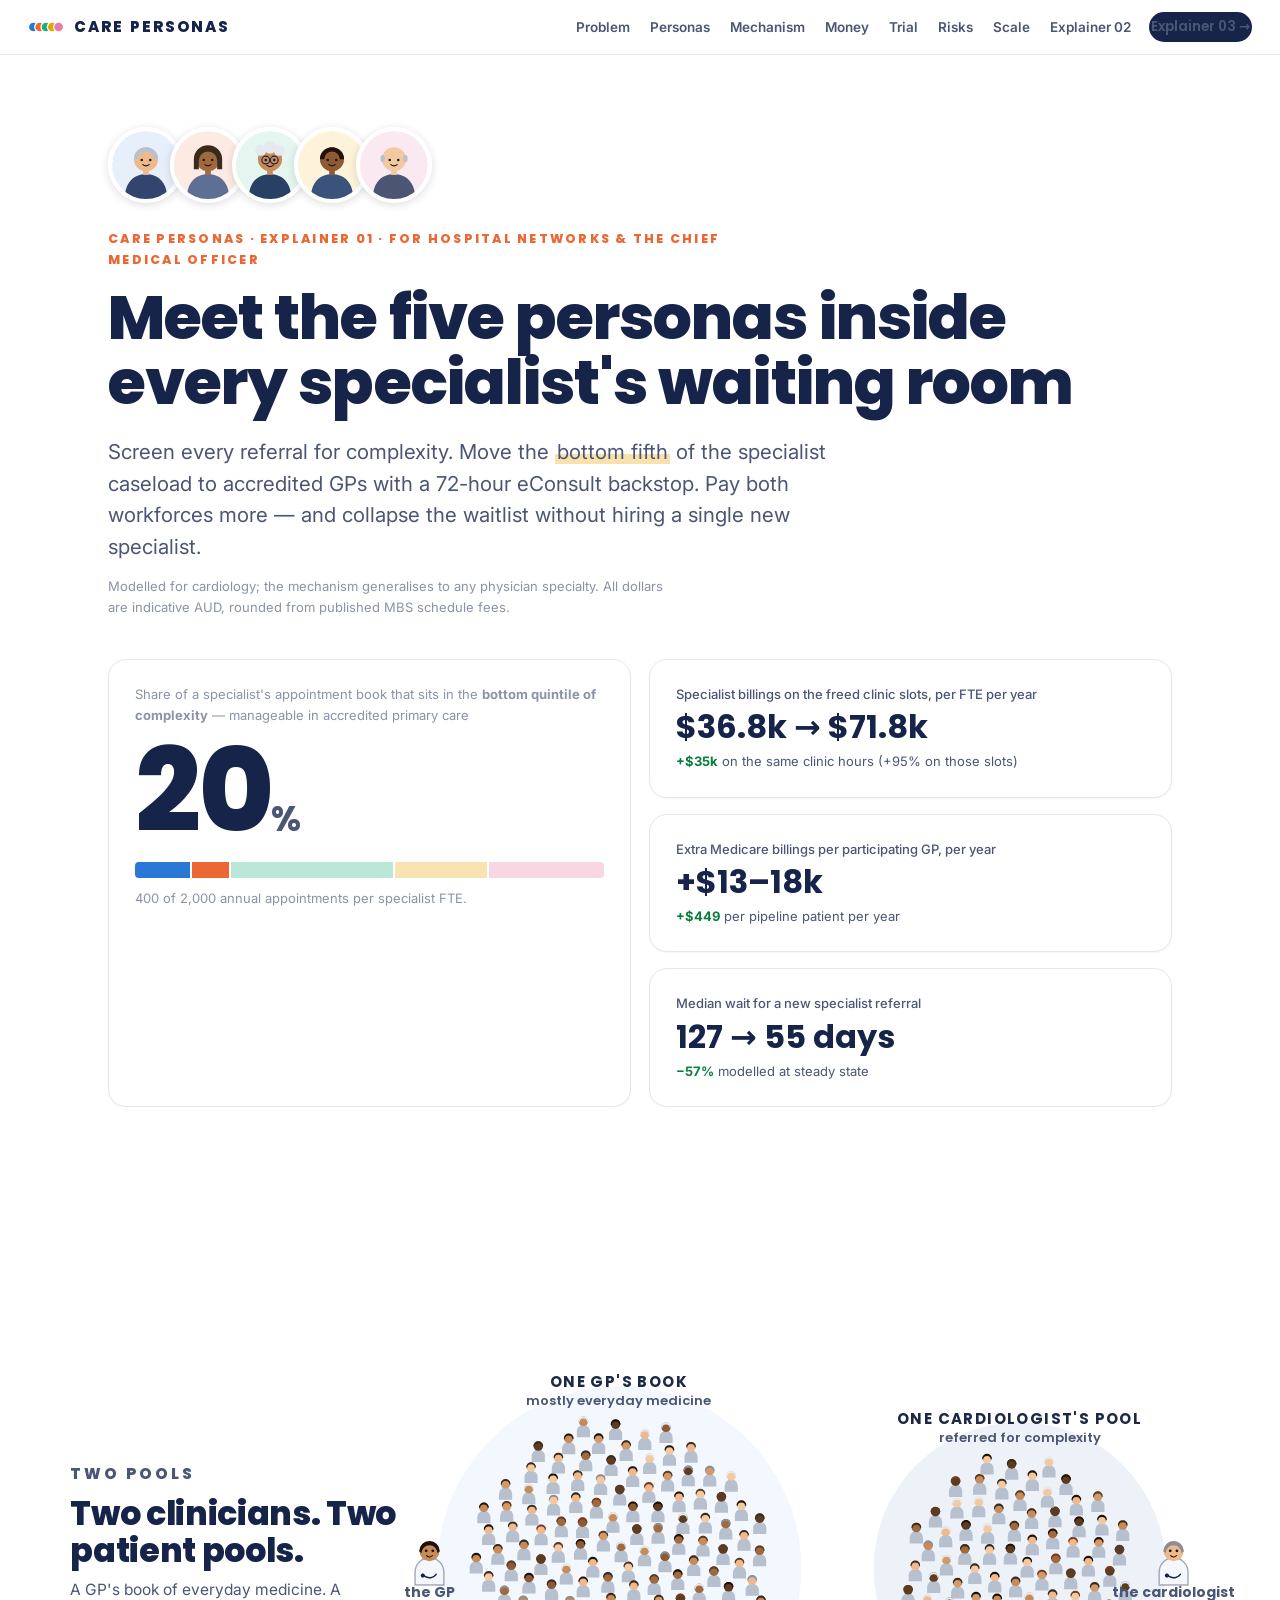
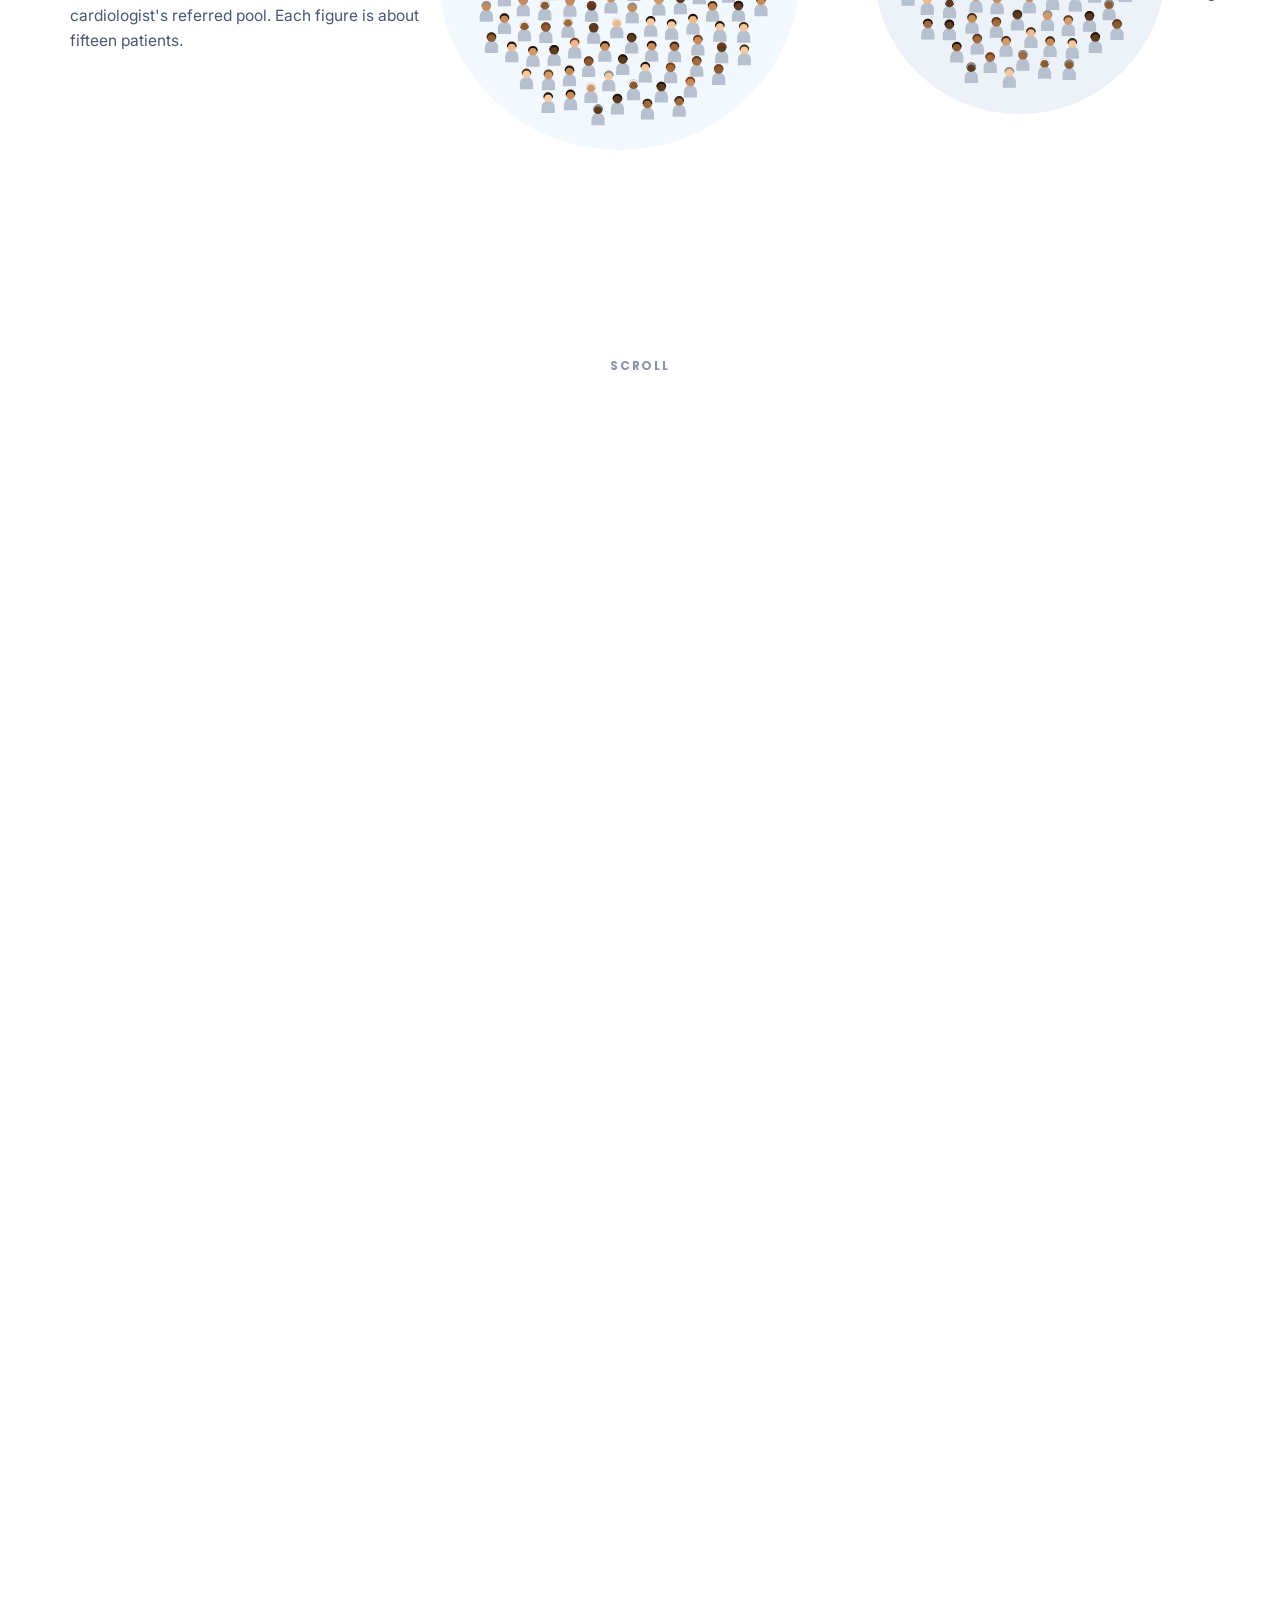
<file: specialist-gp-pipeline.html>
<!DOCTYPE html>
<html lang="en">
<head>
<meta charset="UTF-8">
<meta name="viewport" content="width=device-width, initial-scale=1.0">
<meta name="color-scheme" content="light">
<meta name="description" content="Explainer 01 — The Specialist-GP Pipeline. Five caseload personas, one complexity screen: pay GPs more, concentrate specialists on top-of-licence work, collapse the waitlist. Indicative economics for health-system leaders.">
<title>The Specialist-GP Pipeline · Care Personas</title>
<link rel="preconnect" href="https://fonts.googleapis.com">
<link rel="preconnect" href="https://fonts.gstatic.com" crossorigin>
<link href="https://fonts.googleapis.com/css2?family=Poppins:wght@400;600;700;800&family=Inter:wght@400;500;600;700&display=swap" rel="stylesheet">
<link rel="stylesheet" href="assets/style.css">
</head>
<body>
<a class="skip" href="#main">Skip to content</a>

<header class="topbar">
  <a class="logo" href="index.html" aria-label="Care Personas home">
    <svg width="36" height="22" viewBox="0 0 40 24" aria-hidden="true">
      <circle cx="6" cy="12" r="5.5" fill="#2a78d6" stroke="#fff" stroke-width="1.4"/>
      <circle cx="13" cy="12" r="5.5" fill="#eb6834" stroke="#fff" stroke-width="1.4"/>
      <circle cx="20" cy="12" r="5.5" fill="#1baf7a" stroke="#fff" stroke-width="1.4"/>
      <circle cx="27" cy="12" r="5.5" fill="#eda100" stroke="#fff" stroke-width="1.4"/>
      <circle cx="34" cy="12" r="5.5" fill="#e87ba4" stroke="#fff" stroke-width="1.4"/>
    </svg>
    <span class="word">CARE PERSONAS</span>
  </a>
  <nav class="topnav" aria-label="Sections">
    <a href="#problem">Problem</a>
    <a href="#personas">Personas</a>
    <a href="#pipeline">Mechanism</a>
    <a href="#money">Money</a>
    <a href="#trial">Trial</a>
    <a href="#risks">Risks</a>
    <a href="#scale">Scale</a>
    <a href="matched-family-gp.html">Explainer 02</a>
    <a class="pill" href="retinal-screen.html">Explainer 03 →</a>
  </nav>
</header>

<main id="main">

  <!-- HERO -->
  <section id="top" class="wrap" style="padding-top:72px">
    <div class="avarow" aria-hidden="true">
      <svg class="avatar av" viewBox="0 0 96 96"><circle cx="48" cy="48" r="48" fill="#e6effa"/><path d="M18 96 C18 72 31 61 48 61 C65 61 78 72 78 96 Z" fill="#31456e"/><rect x="44" y="52" width="8" height="10" fill="#eeb98d"/><circle cx="48" cy="40" r="17" fill="#eeb98d"/><path d="M31 40 a17 17 0 0 1 34 0 h-6 a11 11 0 0 0 -22 0 Z" fill="#b9c0cf"/><circle cx="42" cy="41" r="1.8" fill="#201209"/><circle cx="54" cy="41" r="1.8" fill="#201209"/><path d="M43.5 47.5 q4.5 3.5 9 0" stroke="#201209" stroke-width="1.6" fill="none" stroke-linecap="round"/></svg>
      <svg class="avatar av" viewBox="0 0 96 96"><circle cx="48" cy="48" r="48" fill="#fdeae2"/><path d="M18 96 C18 72 31 61 48 61 C65 61 78 72 78 96 Z" fill="#5d6f94"/><rect x="44" y="52" width="8" height="10" fill="#a06a3f"/><circle cx="48" cy="40" r="17" fill="#a06a3f"/><path d="M28 54 v-14 a20 20 0 0 1 40 0 v14 h-7 v-12 a13 13 0 0 0 -26 0 v12 Z" fill="#3a2a1c"/><circle cx="42" cy="41" r="1.8" fill="#201209"/><circle cx="54" cy="41" r="1.8" fill="#201209"/><path d="M43.5 47.5 q4.5 3.5 9 0" stroke="#201209" stroke-width="1.6" fill="none" stroke-linecap="round"/></svg>
      <svg class="avatar av" viewBox="0 0 96 96"><circle cx="48" cy="48" r="48" fill="#e4f6ef"/><path d="M18 96 C18 72 31 61 48 61 C65 61 78 72 78 96 Z" fill="#274064"/><rect x="44" y="52" width="8" height="10" fill="#c68b59"/><circle cx="48" cy="40" r="17" fill="#c68b59"/><circle cx="35" cy="27" r="8" fill="#e6e9f0"/><circle cx="48" cy="23" r="9" fill="#e6e9f0"/><circle cx="61" cy="27" r="8" fill="#e6e9f0"/><circle cx="42" cy="41" r="5.5" fill="none" stroke="#16244a" stroke-width="1.6"/><circle cx="54" cy="41" r="5.5" fill="none" stroke="#16244a" stroke-width="1.6"/><path d="M47.5 41 h1" stroke="#16244a" stroke-width="1.6"/><circle cx="42" cy="41" r="1.8" fill="#201209"/><circle cx="54" cy="41" r="1.8" fill="#201209"/><path d="M43.5 48.5 q4.5 3.5 9 0" stroke="#201209" stroke-width="1.6" fill="none" stroke-linecap="round"/></svg>
      <svg class="avatar av" viewBox="0 0 96 96"><circle cx="48" cy="48" r="48" fill="#fdf3da"/><path d="M18 96 C18 72 31 61 48 61 C65 61 78 72 78 96 Z" fill="#3b527d"/><rect x="44" y="52" width="8" height="10" fill="#8c5a33"/><circle cx="48" cy="40" r="17" fill="#8c5a33"/><path d="M31 40 a17 17 0 0 1 34 0 h-6 a11 11 0 0 0 -22 0 Z" fill="#201209"/><circle cx="42" cy="41" r="1.8" fill="#201209"/><circle cx="54" cy="41" r="1.8" fill="#201209"/><path d="M43.5 47.5 q4.5 3.5 9 0" stroke="#201209" stroke-width="1.6" fill="none" stroke-linecap="round"/></svg>
      <svg class="avatar av" viewBox="0 0 96 96"><circle cx="48" cy="48" r="48" fill="#fbe9f1"/><path d="M18 96 C18 72 31 61 48 61 C65 61 78 72 78 96 Z" fill="#4a5674"/><rect x="44" y="52" width="8" height="10" fill="#f2c9a0"/><circle cx="48" cy="40" r="17" fill="#f2c9a0"/><rect x="29" y="34" width="6" height="10" rx="3" fill="#b9c0cf"/><rect x="61" y="34" width="6" height="10" rx="3" fill="#b9c0cf"/><circle cx="42" cy="41" r="1.8" fill="#201209"/><circle cx="54" cy="41" r="1.8" fill="#201209"/><path d="M43.5 47.5 q4.5 3.5 9 0" stroke="#201209" stroke-width="1.6" fill="none" stroke-linecap="round"/></svg>
    </div>
    <p class="eyebrow">Care Personas · Explainer 01 · For hospital networks &amp; the Chief Medical Officer</p>
    <h1>Meet the five personas inside every specialist's waiting room</h1>
    <p class="standfirst">Screen every referral for complexity. Move the <span class="hl">bottom fifth</span> of the
    specialist caseload to accredited GPs with a 72-hour eConsult backstop. Pay both workforces
    more — and collapse the waitlist without hiring a single new specialist.</p>
    <p class="note">Modelled for cardiology; the mechanism generalises to any physician specialty.
    All dollars are indicative AUD, rounded from published MBS schedule fees.</p>

    <div class="grid g2" style="margin-top:40px;align-items:stretch">
      <div class="card">
        <p class="tlabel note" style="margin:0 0 2px">Share of a specialist's appointment book that sits in the
        <b>bottom quintile of complexity</b> — manageable in accredited primary care</p>
        <p class="hero-fig">20<small>%</small></p>
        <div class="minibar" aria-hidden="true" style="height:16px;margin-top:14px">
          <i class="p1" style="flex:12"></i>
          <i class="p2" style="flex:8"></i>
          <i class="p3 dim" style="flex:35"></i>
          <i class="p4 dim" style="flex:20"></i>
          <i class="p5 dim" style="flex:25"></i>
        </div>
        <p class="note" style="margin-top:10px">400 of 2,000 annual appointments per specialist FTE.</p>
      </div>
      <div class="grid" style="gap:16px">
        <div class="card tile">
          <p class="tlabel">Specialist billings on the freed clinic slots, per FTE per year</p>
          <p class="tvalue">$36.8k → $71.8k</p>
          <p class="tdelta"><span class="up">+$35k</span> on the same clinic hours (+95% on those slots)</p>
        </div>
        <div class="card tile">
          <p class="tlabel">Extra Medicare billings per participating GP, per year</p>
          <p class="tvalue">+$13–18k</p>
          <p class="tdelta"><span class="up">+$449</span> per pipeline patient per year</p>
        </div>
        <div class="card tile">
          <p class="tlabel">Median wait for a new specialist referral</p>
          <p class="tvalue">127 → 55 days</p>
          <p class="tdelta"><span class="up">−57%</span> modelled at steady state</p>
        </div>
      </div>
    </div>
  </section>

  <!-- DOT THEATRE — scroll-driven story (content duplicated in the sections below) -->
  <section class="theatre" id="story" aria-hidden="true">
    <div class="df-stage">
      <canvas id="df1"></canvas>
      <div class="df-step"><p class="eyebrow">Two pools</p><h3>Two clinicians. Two patient pools.</h3><p>A GP's book of everyday medicine. A cardiologist's referred pool. Each figure is about fifteen patients.</p></div>
      <div class="df-step"><p class="eyebrow">Inside the book</p><h3>Three in ten of the GP's book is heart failure or hypertension.</h3><p>One condition family, thirty-six figures — the single biggest block of chronic work in general practice.</p></div>
      <div class="df-step"><p class="eyebrow">Split one — already theirs</p><h3>Half of them the GP already manages, comfortably.</h3><p>Stable hypertension, stable heart failure on settled therapy. Never referred, never questioned.</p></div>
      <div class="df-step"><p class="eyebrow">Split two — referred out</p><h3>The other half get sent to the specialist.</h3><p>Eighteen figures leave the book. Ask what is actually in that group and it splits again — cleanly, in half.</p></div>
      <div class="df-step"><p class="eyebrow">The half that didn't need to go</p><h3>Nine of them a GP could manage — with backup.</h3><p>A titration protocol says the next dose. What's missing is a fast answer and condition-specific upskilling.</p></div>
      <div class="df-step"><p class="eyebrow">The half that did</p><h3>Nine of them genuinely need the specialist.</h3><p>New cardiomyopathy. Resistant hypertension with a suspected secondary cause. Valve disease heading for intervention. Whole-of-training work.</p></div>
      <div class="df-step"><p class="eyebrow">Today</p><h3>All eighteen go to the same queue.</h3><p>There is one referral pathway, so the protocol case and the puzzle case are sent to the same clinic on the same form.</p></div>
      <div class="df-step"><p class="eyebrow">The clog</p><h3>So the clinic fills with work a GP could have done.</h3><p>Half of every new-patient list is medication optimisation — the most expensive titration service in the health system.</p></div>
      <div class="df-step"><p class="eyebrow">The harm</p><h3>And the people who genuinely needed it wait behind them.</h3><p>127 days to a first appointment. Some are lost to follow-up; others deteriorate while they queue.</p></div>
      <div class="df-step"><p class="eyebrow">Step 1 — rank</p><h3>So rank the queue by complexity instead.</h3><p>The complexity screen scores every referral, 0–100. The nine from this book rise straight to the top.</p></div>
      <div class="df-step"><p class="eyebrow">Step 2 — separate</p><h3>The bottom 20% are stable.</h3><p>They need medication optimisation, not a specialist — a protocol already says the next dose.</p></div>
      <div class="df-step"><p class="eyebrow">Step 3 — look closer</p><h3>These patients can be GP-managed.</h3><p>Followed up with eConsults: any question back inside 72 hours, and the specialist stays in the loop.</p></div>
      <div class="df-step"><p class="eyebrow">Step 4 — the move</p><h3>Twenty move back to the GP.</h3><p>The nine who never needed to go, plus the stable end of the specialist's own pool. Capped panels, named specialist of record.</p></div>
      <div class="df-step"><p class="eyebrow">Step 5 — the backfill</p><h3>The queue moves up.</h3><p>Twenty complex patients, waiting in general practice, take the freed slots. Nobody routine is ahead of them any more.</p></div>
      <div class="df-step"><p class="eyebrow">The loop closes</p><h3>The complex nine are seen in 55 days, not 127.</h3><p>With the routine end gone to the GP, the front of the queue moves at specialist speed.</p></div>
      <div class="df-step"><p class="eyebrow">Step 6 — the incentive</p><h3>The GP is paid properly for the borderline cases.</h3><p>Longer consults plus care plans — about $449 more per patient per year — with eConsult backup.</p></div>
      <div class="df-step"><p class="eyebrow">Step 7 — the payoff</p><h3>The specialist pool is now fully complex.</h3><p>Whole-of-training work all day — and the waitlist just moved.</p></div>
      <div class="df-step"><p class="eyebrow">The result</p><h3>Everyone bills better.</h3><p></p></div>
      <div class="df-stats">
        <div class="df-stat"><div class="v"><span data-countup="15" data-pre="+$" data-suf="k">+$0k</span></div><div class="l">per participating GP, per year ($449 × a 33-patient panel)</div></div>
        <div class="df-stat"><div class="v"><span data-countup="57" data-pre="−" data-suf="%">−0%</span></div><div class="l">median wait for a new specialist referral</div></div>
        <div class="df-stat"><div class="v"><span data-countup="35" data-pre="+$" data-suf="k">+$0k</span></div><div class="l">per specialist FTE, per year, on the same clinic hours</div></div>
      </div>
      <div class="df-hint">Scroll</div>
    </div>
  </section>

  <!-- 01 PROBLEM -->
  <section id="problem" class="tintband">
    <div class="wrap reveal">
      <p class="eyebrow">01 — The problem</p>
      <h2>Two workforces, both mispriced</h2>
      <p class="lede">Every outpatient clinic runs the same quiet inefficiency. The specialist —
      the most expensive, longest-trained clinician in the building — spends a fifth of the week
      on stable reviews a protocol could run. Meanwhile the GP, the clinician actually built for
      continuity, is priced into six-minute medicine by a fee schedule that rewards throughput
      over depth. Both are capable of more. Neither is paid for it.</p>

      <div class="grid g4" style="margin-top:28px">
        <div class="card tile"><p class="tlabel">Appointments per specialist FTE per year</p><p class="tvalue">2,000</p><p class="tdelta">400 of them are bottom-quintile reviews</p></div>
        <div class="card tile"><p class="tlabel">What a stable 15-minute review bills — whoever performs it</p><p class="tvalue">$92</p><p class="tdelta">Specialist review item, indicative</p></div>
        <div class="card tile"><p class="tlabel">Median wait for the new, genuinely complex referral queued behind them</p><p class="tvalue">127 days</p><p class="tdelta">Indicative metro baseline</p></div>
        <div class="card tile"><p class="tlabel">The GP consult fee that keeps general practice at six minutes</p><p class="tvalue">$43</p><p class="tdelta">Level B, indicative</p></div>
      </div>

      <p class="pullquote">“The most expensive clinician in the building is doing the least complex
      work in the building — while the clinician built for continuity is priced out of doing more.”</p>
    </div>
  </section>

  <!-- 02 PERSONAS -->
  <section id="personas">
    <div class="wrap reveal">
      <p class="eyebrow">02 — Segment the caseload, not the clinicians</p>
      <h2>One appointment book. Five personas.</h2>
      <p class="lede">Precision public health showed that one population is really five or six,
      each needing a different intervention. The same is true of a specialist's appointment book.
      Score every referral and every follow-up with a short <b>Complexity Screen</b> — diagnosis
      stability, device or procedure dependency, comorbidity count, admission history, titration
      status, red flags — and five personas appear. Two of them don't need a specialist most
      years. They need a well-supported GP.</p>

      <div class="card" style="margin-top:28px">
        <h3 class="fighint">One cardiologist FTE = 2,000 appointments a year. Hover or tap a segment; click to meet the persona.</h3>
        <div class="bigbar" role="group" aria-label="Caseload segmented by persona">
          <button class="seg p1" style="flex:12" data-target="p1"
            data-tip="<b>The Steady State — 12%</b>240 appts/yr · ~80 patients<br>→ Specialist-GP pipeline"><span>12%</span></button>
          <button class="seg p2" style="flex:8" data-target="p2"
            data-tip="<b>The Protocol Titration — 8%</b>160 appts/yr · ~50 patients<br>→ Specialist-GP pipeline"><span>8%</span></button>
          <button class="seg p3" style="flex:35" data-target="p3"
            data-tip="<b>The Multimorbid Juggler — 35%</b>700 appts/yr<br>Specialist core, GP shared care"><span>35%</span></button>
          <button class="seg p4" style="flex:20" data-target="p4"
            data-tip="<b>The Diagnostic Puzzle — 20%</b>400 appts/yr<br>Specialist core"><span>20%</span></button>
          <button class="seg p5" style="flex:25" data-target="p5"
            data-tip="<b>The High-Stakes — 25%</b>500 appts/yr<br>Specialist core, procedural"><span>25%</span></button>
        </div>
        <div class="rails" aria-hidden="true">
          <div class="rail t-gp" style="flex:20"><b>Bottom 20%</b> → Specialist-GP pipeline, eConsult backstop</div>
          <div class="rail t-sp" style="flex:80"><b>Top 80%</b> → specialist core: complex, diagnostic &amp; procedural work</div>
        </div>
        <div class="chips" role="list" aria-label="Persona legend">
          <button class="chip" data-target="p1" role="listitem"><span class="dot p1"></span>The Steady State · 12%</button>
          <button class="chip" data-target="p2" role="listitem"><span class="dot p2"></span>The Protocol Titration · 8%</button>
          <button class="chip" data-target="p3" role="listitem"><span class="dot p3"></span>The Multimorbid Juggler · 35%</button>
          <button class="chip" data-target="p4" role="listitem"><span class="dot p4"></span>The Diagnostic Puzzle · 20%</button>
          <button class="chip" data-target="p5" role="listitem"><span class="dot p5"></span>The High-Stakes · 25%</button>
        </div>
        <details>
          <summary>View the segmentation as a table</summary>
          <table>
            <thead><tr><th>Persona</th><th class="num">Share</th><th class="num">Appts / yr</th><th class="num">~Patients</th><th>Track</th></tr></thead>
            <tbody>
              <tr><td>The Steady State</td><td class="num">12%</td><td class="num">240</td><td class="num">~80</td><td>Specialist-GP pipeline</td></tr>
              <tr><td>The Protocol Titration</td><td class="num">8%</td><td class="num">160</td><td class="num">~50</td><td>Specialist-GP pipeline</td></tr>
              <tr><td>The Multimorbid Juggler</td><td class="num">35%</td><td class="num">700</td><td class="num">—</td><td>Specialist core</td></tr>
              <tr><td>The Diagnostic Puzzle</td><td class="num">20%</td><td class="num">400</td><td class="num">—</td><td>Specialist core</td></tr>
              <tr><td>The High-Stakes</td><td class="num">25%</td><td class="num">500</td><td class="num">—</td><td>Specialist core</td></tr>
            </tbody>
          </table>
        </details>
      </div>

      <div class="grid personas">
        <article class="card pcard p1" id="p1">
          <div class="phead">
            <svg class="avatar av" viewBox="0 0 96 96" aria-hidden="true"><circle cx="48" cy="48" r="48" fill="#e6effa"/><path d="M18 96 C18 72 31 61 48 61 C65 61 78 72 78 96 Z" fill="#31456e"/><rect x="44" y="52" width="8" height="10" fill="#eeb98d"/><circle cx="48" cy="40" r="17" fill="#eeb98d"/><path d="M31 40 a17 17 0 0 1 34 0 h-6 a11 11 0 0 0 -22 0 Z" fill="#b9c0cf"/><circle cx="42" cy="41" r="1.8" fill="#201209"/><circle cx="54" cy="41" r="1.8" fill="#201209"/><path d="M43.5 47.5 q4.5 3.5 9 0" stroke="#201209" stroke-width="1.6" fill="none" stroke-linecap="round"/></svg>
            <div><h3>The Steady State</h3><span class="share">12% of the book · 240 appts/yr</span></div>
          </div>
          <dl>
            <dt>Who they are</dt>
            <dd>Controlled AF on a DOAC, stable three years running. Blood pressure at target,
            echo unchanged. Comes in once or twice a year to be told they're fine.</dd>
            <dt>What they need</dt>
            <dd>A protocolised annual review, medicines continuity, risk-factor coaching, and a
            crisp list of triggers that mean “call the specialist”.</dd>
            <dt>Who manages them</dt>
            <dd>Today: specialist review every 6–12 months. <b>Pipeline:</b> accredited GP runs the
            annual cycle; eConsult if anything drifts.<br><span class="track-tag tag-gp">→ Specialist-GP pipeline</span></dd>
          </dl>
          <p class="money"><b>The dollars:</b> a $92 specialist review becomes a $535/yr structured
          GP care relationship — and frees a clinic slot for a new complex patient.</p>
        </article>

        <article class="card pcard p2" id="p2">
          <div class="phead">
            <svg class="avatar av" viewBox="0 0 96 96" aria-hidden="true"><circle cx="48" cy="48" r="48" fill="#fdeae2"/><path d="M18 96 C18 72 31 61 48 61 C65 61 78 72 78 96 Z" fill="#5d6f94"/><rect x="44" y="52" width="8" height="10" fill="#a06a3f"/><circle cx="48" cy="40" r="17" fill="#a06a3f"/><path d="M28 54 v-14 a20 20 0 0 1 40 0 v14 h-7 v-12 a13 13 0 0 0 -26 0 v12 Z" fill="#3a2a1c"/><circle cx="42" cy="41" r="1.8" fill="#201209"/><circle cx="54" cy="41" r="1.8" fill="#201209"/><path d="M43.5 47.5 q4.5 3.5 9 0" stroke="#201209" stroke-width="1.6" fill="none" stroke-linecap="round"/></svg>
            <div><h3>The Protocol Titration</h3><span class="share">8% of the book · 160 appts/yr</span></div>
          </div>
          <dl>
            <dt>Who they are</dt>
            <dd>Heart failure on guideline therapy that still needs stepping up. Post-ACS lipids at
            eighteen months. The plan is already written — it just needs executing, dose by dose.</dd>
            <dt>What they need</dt>
            <dd>Frequent, low-acuity touchpoints against a published algorithm, with pathology
            monitoring between visits.</dd>
            <dt>Who manages them</dt>
            <dd>Today: a specialist visit every three months for a dose change the protocol already
            specifies. <b>Pipeline:</b> GP titrates to protocol; eConsult at the decision points
            (~2 per year).<br><span class="track-tag tag-gp">→ Specialist-GP pipeline</span></dd>
          </dl>
          <p class="money"><b>The dollars:</b> more frequent GP care (Level C/D + care plan) bills
          ~$535/yr; the specialist is paid $65 per eConsult for the judgement calls only.</p>
        </article>

        <article class="card pcard p3" id="p3">
          <div class="phead">
            <svg class="avatar av" viewBox="0 0 96 96" aria-hidden="true"><circle cx="48" cy="48" r="48" fill="#e4f6ef"/><path d="M18 96 C18 72 31 61 48 61 C65 61 78 72 78 96 Z" fill="#274064"/><rect x="44" y="52" width="8" height="10" fill="#c68b59"/><circle cx="48" cy="40" r="17" fill="#c68b59"/><circle cx="35" cy="27" r="8" fill="#e6e9f0"/><circle cx="48" cy="23" r="9" fill="#e6e9f0"/><circle cx="61" cy="27" r="8" fill="#e6e9f0"/><circle cx="42" cy="41" r="5.5" fill="none" stroke="#16244a" stroke-width="1.6"/><circle cx="54" cy="41" r="5.5" fill="none" stroke="#16244a" stroke-width="1.6"/><path d="M47.5 41 h1" stroke="#16244a" stroke-width="1.6"/><circle cx="42" cy="41" r="1.8" fill="#201209"/><circle cx="54" cy="41" r="1.8" fill="#201209"/><path d="M43.5 48.5 q4.5 3.5 9 0" stroke="#201209" stroke-width="1.6" fill="none" stroke-linecap="round"/></svg>
            <div><h3>The Multimorbid Juggler</h3><span class="share">35% of the book · 700 appts/yr</span></div>
          </div>
          <dl>
            <dt>Who they are</dt>
            <dd>Heart failure plus stage-4 kidney disease plus diabetes plus frailty. Every
            adjustment to one system trades off another.</dd>
            <dt>What they need</dt>
            <dd>A specialist weighing genuine trade-offs, in structured shared care with a GP who
            holds the whole picture.</dd>
            <dt>Who manages them</dt>
            <dd>Specialist-led, before and after. <b>Pipeline effect:</b> with the book decongested,
            the specialist finally has the minutes these patients actually need.<br><span class="track-tag tag-sp">Specialist core</span></dd>
          </dl>
          <p class="money"><b>The dollars:</b> unchanged items, better used — longer, higher-value
          consultations instead of a corridor-speed clinic.</p>
        </article>

        <article class="card pcard p4" id="p4">
          <div class="phead">
            <svg class="avatar av" viewBox="0 0 96 96" aria-hidden="true"><circle cx="48" cy="48" r="48" fill="#fdf3da"/><path d="M18 96 C18 72 31 61 48 61 C65 61 78 72 78 96 Z" fill="#3b527d"/><rect x="44" y="52" width="8" height="10" fill="#8c5a33"/><circle cx="48" cy="40" r="17" fill="#8c5a33"/><path d="M31 40 a17 17 0 0 1 34 0 h-6 a11 11 0 0 0 -22 0 Z" fill="#201209"/><circle cx="42" cy="41" r="1.8" fill="#201209"/><circle cx="54" cy="41" r="1.8" fill="#201209"/><path d="M43.5 47.5 q4.5 3.5 9 0" stroke="#201209" stroke-width="1.6" fill="none" stroke-linecap="round"/></svg>
            <div><h3>The Diagnostic Puzzle</h3><span class="share">20% of the book · 400 appts/yr</span></div>
          </div>
          <dl>
            <dt>Who they are</dt>
            <dd>Syncope, cause unknown. Exertional breathlessness with a clean first-line workup.
            Something is wrong and nobody knows what yet.</dd>
            <dt>What they need</dt>
            <dd>The full diagnostic skillset — and to be seen in weeks, not months, while the
            window for a good outcome is open.</dd>
            <dt>Who manages them</dt>
            <dd>Specialist, unambiguously. <b>Pipeline effect:</b> these are the patients the freed
            slots are for — 240 more of them seen per FTE, per year.<br><span class="track-tag tag-sp">Specialist core</span></dd>
          </dl>
          <p class="money"><b>The dollars:</b> each new complex assessment bills $170 and cascades
          the diagnostics — echo, Holter, stress testing — the department runs on.</p>
        </article>

        <article class="card pcard p5" id="p5">
          <div class="phead">
            <svg class="avatar av" viewBox="0 0 96 96" aria-hidden="true"><circle cx="48" cy="48" r="48" fill="#fbe9f1"/><path d="M18 96 C18 72 31 61 48 61 C65 61 78 72 78 96 Z" fill="#4a5674"/><rect x="44" y="52" width="8" height="10" fill="#f2c9a0"/><circle cx="48" cy="40" r="17" fill="#f2c9a0"/><rect x="29" y="34" width="6" height="10" rx="3" fill="#b9c0cf"/><rect x="61" y="34" width="6" height="10" rx="3" fill="#b9c0cf"/><circle cx="42" cy="41" r="1.8" fill="#201209"/><circle cx="54" cy="41" r="1.8" fill="#201209"/><path d="M43.5 47.5 q4.5 3.5 9 0" stroke="#201209" stroke-width="1.6" fill="none" stroke-linecap="round"/></svg>
            <div><h3>The High-Stakes</h3><span class="share">25% of the book · 500 appts/yr</span></div>
          </div>
          <dl>
            <dt>Who they are</dt>
            <dd>TAVI workup. A device patient. Decompensating heart failure a fortnight out of
            hospital. The reason cardiologists trained for a decade.</dd>
            <dt>What they need</dt>
            <dd>Whole-of-skillset procedural and acute care, with no queue in front of it.</dd>
            <dt>Who manages them</dt>
            <dd>Specialist, always. <b>Pipeline effect:</b> faster access into the procedural stream
            that funds the service.<br><span class="track-tag tag-sp">Specialist core</span></dd>
          </dl>
          <p class="money"><b>The dollars:</b> the highest-margin work in the department — reached
          sooner because the bottom quintile no longer queues in front of it.</p>
        </article>
      </div>
    </div>
  </section>

  <!-- 03 MECHANISM (navy band) -->
  <section id="pipeline" class="band">
    <div class="wrap reveal">
      <p class="eyebrow">03 — The mechanism</p>
      <h2>One screen, two tracks, a backstop</h2>
      <p class="lede">Every new referral and every existing follow-up passes through the same
      Complexity Screen. The bottom quintile flows to accredited Specialist-GPs; everything else
      concentrates in the specialist core. An asynchronous eConsult channel means the GP is never
      more than 72 hours from specialist judgement — and every patient keeps a named specialist of
      record. Patients are re-screened annually and move in both directions.</p>

      <div class="card scrollwrap">
        <svg class="diagram" viewBox="0 0 980 560" role="img" aria-label="Flow diagram: referrals and the existing follow-up book pass through a complexity screen; the top 80% goes to the specialist core clinic and its procedures; the bottom 20% goes to the accredited Specialist-GP track with an eConsult backstop, up to 15% yearly escalation back to the specialist, and annual re-screening in both directions.">
          <defs>
            <marker id="arr" viewBox="0 0 10 10" refX="9" refY="5" markerWidth="7" markerHeight="7" orient="auto-start-reverse">
              <path d="M0,0 L10,5 L0,10 z" fill="#8a93a8"/>
            </marker>
            <marker id="arrA" viewBox="0 0 10 10" refX="9" refY="5" markerWidth="7" markerHeight="7" orient="auto-start-reverse">
              <path d="M0,0 L10,5 L0,10 z" fill="#eb6834"/>
            </marker>
          </defs>

          <rect x="30" y="70" width="210" height="66" rx="12" fill="#ffffff" stroke="#e3e7f0"/>
          <text x="135" y="98" text-anchor="middle" font-size="14" font-weight="700" fill="#16244a">New referrals</text>
          <text x="135" y="118" text-anchor="middle" font-size="12" fill="#4a5674">≈1,100 / yr per FTE</text>

          <rect x="30" y="190" width="210" height="66" rx="12" fill="#ffffff" stroke="#e3e7f0"/>
          <text x="135" y="218" text-anchor="middle" font-size="14" font-weight="700" fill="#16244a">Existing follow-up book</text>
          <text x="135" y="238" text-anchor="middle" font-size="12" fill="#4a5674">2,000 appts / yr</text>

          <path d="M240,103 C290,103 290,140 330,152" fill="none" stroke="#8a93a8" stroke-width="2" marker-end="url(#arr)"/>
          <path d="M240,223 C290,223 290,190 330,178" fill="none" stroke="#8a93a8" stroke-width="2" marker-end="url(#arr)"/>

          <rect x="335" y="115" width="230" height="102" rx="14" fill="#ffffff" stroke="#eb6834" stroke-width="2.5"/>
          <text x="450" y="145" text-anchor="middle" font-size="15" font-weight="800" fill="#16244a">THE COMPLEXITY SCREEN</text>
          <text x="450" y="166" text-anchor="middle" font-size="12" fill="#4a5674">stability · devices · comorbidity ·</text>
          <text x="450" y="183" text-anchor="middle" font-size="12" fill="#4a5674">admissions · titration · red flags</text>
          <text x="450" y="203" text-anchor="middle" font-size="12" font-weight="700" fill="#4a5674">→ score 0–100</text>

          <path d="M565,140 C620,120 630,105 680,100" fill="none" stroke="#8a93a8" stroke-width="2" marker-end="url(#arr)"/>
          <text x="622" y="94" text-anchor="middle" font-size="12.5" font-weight="700" fill="#c9d2e6">top 80%</text>

          <rect x="685" y="60" width="265" height="84" rx="14" fill="#1c5cab"/>
          <text x="817" y="94" text-anchor="middle" font-size="15" font-weight="800" fill="#ffffff">SPECIALIST CORE CLINIC</text>
          <text x="817" y="116" text-anchor="middle" font-size="12" fill="#dbe7f6">complex · diagnostic · unstable</text>

          <path d="M817,144 L817,182" fill="none" stroke="#8a93a8" stroke-width="2" marker-end="url(#arr)"/>
          <rect x="685" y="188" width="265" height="58" rx="14" fill="#ffffff" stroke="#e3e7f0"/>
          <text x="817" y="212" text-anchor="middle" font-size="13.5" font-weight="700" fill="#16244a">Procedures &amp; diagnostics</text>
          <text x="817" y="231" text-anchor="middle" font-size="12" fill="#4a5674">echo · angiography · devices · +$200k/FTE downstream</text>

          <path d="M565,195 C625,215 635,290 680,330" fill="none" stroke="#8a93a8" stroke-width="2" marker-end="url(#arr)"/>
          <text x="610" y="268" text-anchor="middle" font-size="12.5" font-weight="700" fill="#c9d2e6">bottom 20%</text>

          <rect x="685" y="316" width="265" height="96" rx="14" fill="#86b6ef"/>
          <text x="817" y="349" text-anchor="middle" font-size="15" font-weight="800" fill="#0b1a33">SPECIALIST-GP TRACK</text>
          <text x="817" y="371" text-anchor="middle" font-size="12" fill="#0b1a33">accredited GPs · ≤40 pipeline patients each</text>
          <text x="817" y="390" text-anchor="middle" font-size="12" fill="#0b1a33">named specialist of record retained</text>

          <rect x="685" y="462" width="265" height="68" rx="34" fill="#ffffff" stroke="#eb6834" stroke-width="2.5"/>
          <text x="817" y="490" text-anchor="middle" font-size="13.5" font-weight="800" fill="#16244a">eCONSULT BACKSTOP</text>
          <text x="817" y="509" text-anchor="middle" font-size="12" fill="#4a5674">async advice · ≤72h (24h urgent) · $65/episode</text>
          <path d="M790,462 L790,412" fill="none" stroke="#eb6834" stroke-width="2" marker-end="url(#arrA)"/>
          <path d="M845,412 L845,462" fill="none" stroke="#eb6834" stroke-width="2" marker-end="url(#arrA)"/>
          <text x="963" y="442" text-anchor="middle" font-size="11.5" fill="#c9d2e6" transform="rotate(90 963 442)">85–90% resolved</text>

          <path d="M685,340 C630,330 630,170 683,130" fill="none" stroke="#8a93a8" stroke-width="1.5" marker-end="url(#arr)"/>
          <text x="641" y="230" text-anchor="middle" font-size="11.5" fill="#c9d2e6" transform="rotate(-88 641 230)">≤15%/yr escalate</text>

          <path d="M685,395 C470,470 400,330 420,222" fill="none" stroke="#8a93a8" stroke-width="1.5" marker-end="url(#arr)"/>
          <text x="470" y="420" text-anchor="middle" font-size="11.5" fill="#c9d2e6">annual re-screen — patients move both ways</text>
        </svg>
      </div>

      <div class="grid g3" style="margin-top:18px">
        <div class="card tile"><p class="tlabel">of eConsults resolved without a clinic transfer</p><p class="tvalue">85–90%</p><p class="tdelta">Consistent with published eConsult programs</p></div>
        <div class="card tile"><p class="tlabel">Escalation ceiling back to the specialist clinic</p><p class="tvalue">≤15%/yr</p><p class="tdelta">A safety valve, not a failure mode</p></div>
        <div class="card tile"><p class="tlabel">Specialist advice turnaround, urgent</p><p class="tvalue">24 h</p><p class="tdelta">72 h routine — versus a 127-day queue today</p></div>
      </div>
    </div>
  </section>

  <!-- 04 MONEY -->
  <section id="money">
    <div class="wrap reveal">
      <p class="eyebrow">04 — The money</p>
      <h2>Everyone bills better. Here is the arithmetic.</h2>
      <p class="lede">Same Medicare schedule, same items, used at top of licence. Indicative,
      rounded figures — built to be argued with, and to survive the argument.</p>

      <div class="legend" role="list" aria-label="Chart legend">
        <span class="key" role="listitem"><span class="sw v-today"></span>Today</span>
        <span class="key" role="listitem"><span class="sw v-pipe"></span>Under the pipeline</span>
      </div>

      <div class="grid g3">
        <div class="card">
          <h3>The participating GP</h3>
          <p class="note" style="margin:0 0 10px">Annual Medicare billings per pipeline patient</p>
          <div class="brow"><span class="blab">Today</span><div class="btrack"><div class="bfill v-today" style="width:16%"></div><span class="bval">$86</span></div></div>
          <div class="brow"><span class="blab">Pipeline</span><div class="btrack"><div class="bfill v-pipe" style="width:100%"></div></div></div>
          <div class="brow" style="margin-top:-4px"><span class="blab"></span><span class="bval">$535 / patient / yr</span></div>
          <ul class="mathlist">
            <li>2 × Level C review — <b>MBS 36</b> ($83) = $166</li>
            <li>1 × Level D long consult — <b>MBS 44</b> ($122)</li>
            <li>GP Management Plan — <b>MBS 721</b> ($165) + review — <b>MBS 732</b> ($82)</li>
            <li>vs today: 2 × Level B visit — <b>MBS 23</b> ($43)</li>
          </ul>
          <div class="mchips" aria-label="MBS items used — tap for the full maths">
          <button class="mchip" data-maths="gp"><b>MBS 36</b> · $83</button>
          <button class="mchip" data-maths="gp"><b>MBS 44</b> · $122</button>
          <button class="mchip" data-maths="gp"><b>MBS 721</b> · $165</button>
          <button class="mchip" data-maths="gp"><b>MBS 732</b> · $82</button>
          <button class="mchip" data-maths="gp">full maths →</button>
        </div>
        <p class="plus"><b>+$449 per patient per year.</b> A GP carrying 30–40 pipeline patients
          adds <b>$13k–18k/yr</b> — for complexity they were already managing informally.</p>
        </div>

        <div class="card">
          <h3>The specialist</h3>
          <p class="note" style="margin:0 0 10px">Billings on the 400 freed clinic slots, per FTE per year</p>
          <div class="brow"><span class="blab">Today</span><div class="btrack"><div class="bfill v-today" style="width:51%"></div><span class="bval">$36.8k</span></div></div>
          <div class="brow"><span class="blab">Pipeline</span><div class="btrack"><div class="bfill v-pipe" style="width:100%"></div></div></div>
          <div class="brow" style="margin-top:-4px"><span class="blab"></span><span class="bval">$71.8k / FTE / yr</span></div>
          <ul class="mathlist">
            <li>240 initial assessments — <b>MBS 110</b> ($170) = $40.8k</li>
            <li>160 reviews — <b>MBS 116</b> ($92) = $14.7k</li>
            <li>~250 eConsults — <b>proposed item</b> ($65) = $16.3k</li>
            <li>vs today: 400 reviews — <b>MBS 116</b> ($92) = $36.8k</li>
          </ul>
          <div class="mchips" aria-label="MBS items used — tap for the full maths">
          <button class="mchip" data-maths="spec"><b>MBS 110</b> · $170</button>
          <button class="mchip" data-maths="spec"><b>MBS 116</b> · $92</button>
          <button class="mchip" data-maths="spec"><b>eConsult*</b> · $65</button>
          <button class="mchip" data-maths="spec">full maths →</button>
        </div>
        <p class="plus"><b>+$35k on the same clinic hours</b> (≈ +9% of consulting billings) —
          plus 240 extra new complex patients cascading <b>≈ $200k/yr</b> of echo, angiography and
          device work into the department.</p>
        </div>

        <div class="card">
          <h3>The network &amp; payer</h3>
          <p class="note" style="margin:0 0 10px">Full cost per low-complexity episode of care</p>
          <div class="brow"><span class="blab">Today</span><div class="btrack"><div class="bfill v-today" style="width:100%"></div></div></div>
          <div class="brow" style="margin-top:-4px"><span class="blab"></span><span class="bval">$290 — hospital outpatient visit</span></div>
          <div class="brow"><span class="blab">Pipeline</span><div class="btrack"><div class="bfill v-pipe" style="width:45%"></div><span class="bval">$130 — Specialist-GP visit</span></div></div>
          <ul class="mathlist">
            <li>2,400 visits/yr shift setting (6-FTE dept) → <b>$384k saved</b></li>
            <li>~120 avoided ED presentations + ~30 avoided admissions → <b>$312k</b></li>
            <li>Median wait 127 → 55 days, no new hires</li>
          </ul>
          <div class="mchips" aria-label="Tap for the full maths">
          <button class="mchip" data-maths="net">full maths →</button>
        </div>
        <p class="plus"><b>−55% unit cost</b> on a fifth of the outpatient book, and the queue
          finally moves.</p>
        </div>
      </div>

      <details>
        <summary>View all money comparisons as a table</summary>
        <table>
          <thead><tr><th>Measure</th><th class="num">Today</th><th class="num">Under the pipeline</th><th class="num">Change</th></tr></thead>
          <tbody>
            <tr><td>GP billings per pipeline patient / yr</td><td class="num">$86</td><td class="num">$535</td><td class="num">+$449</td></tr>
            <tr><td>Specialist billings on freed slots / FTE / yr</td><td class="num">$36,800</td><td class="num">$71,800</td><td class="num">+$35,000</td></tr>
            <tr><td>Cost per low-complexity episode</td><td class="num">$290</td><td class="num">$130</td><td class="num">−55%</td></tr>
            <tr><td>New complex patients seen / FTE / yr</td><td class="num">—</td><td class="num">+240</td><td class="num">+240</td></tr>
            <tr><td>Median wait, new referral</td><td class="num">127 days</td><td class="num">55 days</td><td class="num">−57%</td></tr>
          </tbody>
        </table>
      </details>

      <div class="card" style="margin-top:28px">
        <h3>The honest ledger — a 6-FTE cardiology department, per year</h3>
        <p class="note">This is a throughput play, not a cuts play. Two ledgers, stated plainly:</p>
        <table class="ledger">
          <thead><tr><th>Ledger</th><th>What goes out</th><th>What comes back</th><th>Net position</th></tr></thead>
          <tbody>
            <tr>
              <td>Hospital network</td>
              <td>$460k one-off trial cost</td>
              <td>$384k/yr setting-shift savings + $312k/yr avoided ED &amp; admissions = <b>$696k/yr</b></td>
              <td><b>Payback ≈ 8 months</b>, then $696k/yr recurring</td>
            </tr>
            <tr>
              <td>Medicare (Commonwealth)</td>
              <td>≈ $560k/yr additional MBS outlay (GP items, eConsults, higher-value specialist items)</td>
              <td>1,440 additional complex assessments/yr · 2,400 episodes moved to a setting 55% cheaper · waitlist −57%</td>
              <td><b>More care per dollar</b> — the outlay buys throughput, not fee inflation</td>
            </tr>
          </tbody>
        </table>
        <p class="note" style="margin-top:10px">All figures indicative and rounded; the trial exists precisely to replace them with measured ones.</p>
      </div>

      <div class="card" id="model" style="margin-top:28px">
        <h3>Stress-test the model yourself</h3>
        <p class="note" style="margin:2px 0 0">Drag the assumptions — the whole ledger recomputes. Defaults reproduce the figures above. Everything stays indicative; the trial replaces it with measurement.</p>
        <div class="msplit">
          <div>
            <div class="mrow">
              <div class="mtop"><label for="mShare">Pipeline share of the specialist book</label><output id="oShare">20%</output></div>
              <input type="range" id="mShare" min="10" max="30" step="1" value="20">
            </div>
            <div class="mrow">
              <div class="mtop"><label for="mAppts">Appointments per specialist FTE / yr</label><output id="oAppts">2,000</output></div>
              <input type="range" id="mAppts" min="1600" max="2400" step="50" value="2000">
            </div>
            <div class="mrow">
              <div class="mtop"><label for="mFee">eConsult fee paid to the specialist</label><output id="oFee">$65</output></div>
              <input type="range" id="mFee" min="40" max="100" step="5" value="65">
            </div>
            <div class="mrow">
              <div class="mtop"><label for="mFte">Specialist FTEs in the department</label><output id="oFte">6</output></div>
              <input type="range" id="mFte" min="4" max="10" step="1" value="6">
            </div>
            <button class="mreset" id="mReset" type="button">Reset to defaults</button>
          </div>
          <div class="mouts" aria-live="polite">
            <div class="tile"><p class="tlabel">Specialist consulting uplift, per FTE per year</p><p class="tvalue" id="rSpec">+$35k</p></div>
            <div class="tile"><p class="tlabel">Per participating GP per year (<span id="rGpN">23</span> GPs across the catchment)</p><p class="tvalue" id="rGp">+$15k</p></div>
            <div class="tile"><p class="tlabel">Network benefit per year (setting shift + avoided acute care)</p><p class="tvalue" id="rNet">$696k</p></div>
            <div class="tile"><p class="tlabel">Payback on the $460k trial</p><p class="tvalue" id="rPay">≈ 8 months</p></div>
            <div class="tile"><p class="tlabel">New Medicare outlay per year — stated, not hidden</p><p class="tvalue" id="rMbs">$556k</p></div>
            <div class="tile"><p class="tlabel">Median wait for a new referral</p><p class="tvalue" id="rWait">127 → 55 days</p></div>
          </div>
        </div>
      </div>
    </div>
  </section>

  <!-- 05 WINS -->
  <section id="wins" class="tintband">
    <div class="wrap reveal">
      <p class="eyebrow">05 — The coalition</p>
      <h2>Why every seat at the table says yes</h2>
      <div class="grid g3" style="margin-top:24px">
        <div class="card win"><h3>The GP</h3><ul>
          <li>Bills for complexity already managed informally: +$449 per patient, per year</li>
          <li>Accreditation that grows real scope, not paperwork</li>
          <li>Specialist judgement in 72 hours, not four months</li>
        </ul></div>
        <div class="card win"><h3>The specialist</h3><ul>
          <li>+$35k/yr consulting on the same clinic hours</li>
          <li>A book that finally uses the whole decade of training</li>
          <li>Paid ($65/episode) for advice previously given free by phone</li>
        </ul></div>
        <div class="card win"><h3>The network CEO</h3><ul>
          <li>$696k/yr benefit per 6-FTE department; payback ≈ 8 months</li>
          <li>Waitlist −57% with zero new specialist hires</li>
          <li>Clinic capacity redeployed into the procedures that fund the service</li>
        </ul></div>
        <div class="card win"><h3>The CMO &amp; payer</h3><ul>
          <li>Unit cost of low-complexity care −55%</li>
          <li>1,440 more complex patients assessed per department, per year</li>
          <li>Scales nationally on existing MBS items — no new colleges, no new schedule</li>
        </ul></div>
        <div class="card win"><h3>The patient</h3><ul>
          <li>Seen in weeks, not months, at the right tier of care</li>
          <li>Managed close to home by a GP who actually knows them</li>
          <li>A named specialist still formally in their corner</li>
        </ul></div>
      </div>
    </div>
  </section>

  <!-- 06 TRIAL -->
  <section id="trial">
    <div class="wrap reveal">
      <p class="eyebrow">06 — The ask</p>
      <h2>A 12-month trial: one department, one screen, hard numbers</h2>
      <p class="lede">One cardiology department (6 FTE), its referral catchment, and ~24 accredited
      GPs. Budget <b>$460k</b>: program management &amp; clinical governance $150k · GP accreditation
      and backfill $120k · eConsult platform $110k · independent evaluation $80k.</p>

      <div class="grid g3" style="margin-top:24px">
        <div class="card phase"><p class="mo">Months 0–3 · Set up</p><h3>Build the screen, credential the GPs</h3><ul>
          <li>Complexity Screen calibrated on 12 months of de-identified clinic data</li>
          <li>GP accreditation module, specialist-led; escalation SLAs signed</li>
          <li>eConsult platform live; shared-care agreement executed</li>
        </ul></div>
        <div class="card phase"><p class="mo">Months 3–9 · Run</p><h3>Screen, shift, backstop</h3><ul>
          <li>All referrals + existing book screened; bottom quintile offered the pipeline</li>
          <li>Weekly MDT; live safety dashboard (escalations, ED representation)</li>
          <li>Revenue dashboards visible to GPs and specialists alike</li>
        </ul></div>
        <div class="card phase"><p class="mo">Months 9–12 · Prove</p><h3>Independent evaluation</h3><ul>
          <li>Outcomes vs matched control clinic</li>
          <li>Economics audited against both ledgers</li>
          <li>Go / no-go scale decision: next 3 specialties, next 3 networks</li>
        </ul></div>
      </div>

      <div class="card" style="margin-top:24px">
        <h3>What success is measured on</h3>
        <table>
          <thead><tr><th>KPI</th><th class="num">Baseline</th><th class="num">12-month target</th></tr></thead>
          <tbody>
            <tr><td>Median wait, new referral</td><td class="num">127 days</td><td class="num">≤75 days</td></tr>
            <tr><td>Specialist clinic share spent on bottom-quintile reviews</td><td class="num">20%</td><td class="num">≤8%</td></tr>
            <tr><td>eConsults resolved without clinic transfer</td><td class="num">—</td><td class="num">≥85%</td></tr>
            <tr><td>Pipeline escalations back to specialist</td><td class="num">—</td><td class="num">≤15%/yr</td></tr>
            <tr><td>90-day unplanned ED representation, pipeline cohort</td><td class="num">matched control</td><td class="num">no increase</td></tr>
            <tr><td>Participating GP Medicare billings</td><td class="num">baseline</td><td class="num">+8%</td></tr>
            <tr><td>Specialist clinic-session billings</td><td class="num">baseline</td><td class="num">+9%</td></tr>
            <tr><td>Patient confidence in shared care (PREM)</td><td class="num">—</td><td class="num">≥85%</td></tr>
          </tbody>
        </table>
      </div>

      <div class="card" style="margin-top:24px">
        <h3>Trial cost vs modelled annual network benefit</h3>
        <div class="legend"><span class="key"><span class="sw v-today"></span>One-off trial cost</span><span class="key"><span class="sw v-pipe"></span>Recurring network benefit / yr</span></div>
        <div class="brow"><span class="blab">Cost</span><div class="btrack"><div class="bfill v-today" style="width:66%"></div><span class="bval">$460k one-off</span></div></div>
        <div class="brow"><span class="blab">Benefit</span><div class="btrack"><div class="bfill v-pipe" style="width:100%"></div><span class="bval">$696k / yr</span></div></div>
      </div>
    </div>
  </section>

  <!-- 07 RISKS -->
  <section id="risks" class="tintband">
    <div class="wrap reveal">
      <p class="eyebrow">07 — Eyes open</p>
      <h2>The risks, and what holds them</h2>
      <div class="grid g3" style="margin-top:24px">
        <div class="card risk"><p class="r">Clinical safety</p><p><b>Risk:</b> a complex patient mis-scored into the pipeline.
          <b>Safeguard:</b> conservative screen with red-flag auto-exclusions, 24-hour urgent eConsult, and a named specialist of record for every pipeline patient.</p></div>
        <div class="card risk"><p class="r">Scope drift</p><p><b>Risk:</b> “quintile creep” — the pipeline quietly absorbing more complexity than designed.
          <b>Safeguard:</b> fixed percentile threshold, quarterly score-vs-outcome audits, annual recalibration.</p></div>
        <div class="card risk"><p class="r">GP capacity</p><p><b>Risk:</b> enthusiasm outrunning bandwidth.
          <b>Safeguard:</b> cap of 40 pipeline patients per GP, accreditation before allocation, backfill funding inside the trial budget.</p></div>
        <div class="card risk"><p class="r">Specialist buy-in</p><p><b>Risk:</b> “you're taking my patients.”
          <b>Safeguard:</b> the screen removes only bottom-quintile follow-ups — never new or complex work — and the revenue dashboard shows the +$35k, live.</p></div>
        <div class="card risk"><p class="r">Medico-legal</p><p><b>Risk:</b> ambiguity over who holds responsibility.
          <b>Safeguard:</b> formal shared-care agreement, documented escalation SLAs, indemnity confirmed for the accredited scope before go-live.</p></div>
        <div class="card risk"><p class="r">Patient trust</p><p><b>Risk:</b> “I'm being downgraded.”
          <b>Safeguard:</b> co-signed handover letter — <i>your cardiologist stays in the loop</i> — one-call return path, PREMs tracked from day one.</p></div>
      </div>
    </div>
  </section>

  <!-- 08 GENERALISES -->
  <section id="scale">
    <div class="wrap reveal">
      <p class="eyebrow">08 — Does it generalise?</p>
      <h2>Every physician specialty has a bottom quintile</h2>
      <p class="lede">Cardiology is the worked example, not the mechanism. Any specialty whose book
      contains stable, protocol-governed follow-ups has the same mispricing — only the clinical
      detail changes. Pick a specialty; the screen and the arithmetic stay identical.</p>

      <div class="card" id="specSwitch" style="margin-top:24px">
        <div class="chips" role="group" aria-label="Choose a specialty">
          <button class="chip" data-spec="cardiology" aria-pressed="true">Cardiology</button>
          <button class="chip" data-spec="endocrinology" aria-pressed="false">Endocrinology</button>
          <button class="chip" data-spec="respiratory" aria-pressed="false">Respiratory</button>
          <button class="chip" data-spec="gastroenterology" aria-pressed="false">Gastroenterology</button>
          <button class="chip" data-spec="rheumatology" aria-pressed="false">Rheumatology</button>
        </div>
        <div class="msplit" style="margin-top:18px">
          <div>
            <h3 id="sName">Cardiology</h3>
            <p class="note" style="margin:0 0 8px">Who sits in the bottom quintile</p>
            <ul class="mathlist" id="sExamples" style="margin-top:0"></ul>
            <p class="note" id="sEscalate" style="margin-top:12px"></p>
          </div>
          <div class="mouts" aria-live="polite">
            <div class="tile"><p class="tlabel">Bottom-quintile share of the book</p><p class="tvalue" id="sShare">20%</p></div>
            <div class="tile"><p class="tlabel">Clinic slots freed per FTE per year</p><p class="tvalue" id="sFreed">400</p></div>
            <div class="tile"><p class="tlabel">Specialist consulting uplift per FTE</p><p class="tvalue" id="sUplift">+$35k</p></div>
            <div class="tile"><p class="tlabel">Median wait, modelled</p><p class="tvalue" id="sWait">127 → 55 days</p></div>
          </div>
        </div>
        <details>
          <summary>View all five specialties as a table</summary>
          <table>
            <thead><tr><th>Specialty</th><th class="num">Bottom-quintile share</th><th class="num">Appts / FTE / yr</th><th class="num">Slots freed / FTE</th><th class="num">Uplift / FTE</th><th class="num">Wait (modelled)</th></tr></thead>
            <tbody>
              <tr><td>Cardiology</td><td class="num">20%</td><td class="num">2,000</td><td class="num">400</td><td class="num">+$35k</td><td class="num">127 → 55 days</td></tr>
              <tr><td>Endocrinology</td><td class="num">24%</td><td class="num">2,100</td><td class="num">504</td><td class="num">+$44k</td><td class="num">148 → 62 days</td></tr>
              <tr><td>Respiratory</td><td class="num">22%</td><td class="num">1,900</td><td class="num">418</td><td class="num">+$36k</td><td class="num">119 → 52 days</td></tr>
              <tr><td>Gastroenterology</td><td class="num">18%</td><td class="num">2,200</td><td class="num">396</td><td class="num">+$34k</td><td class="num">156 → 68 days</td></tr>
              <tr><td>Rheumatology</td><td class="num">21%</td><td class="num">1,800</td><td class="num">378</td><td class="num">+$33k</td><td class="num">172 → 74 days</td></tr>
            </tbody>
          </table>
        </details>
      </div>

      <div class="card" style="margin-top:24px">
        <h3>What it's worth at national scale — stated per 1,000 specialist FTE</h3>
        <p class="note" style="margin:2px 0 12px">No national headcount is assumed here. These are
        per-1,000-FTE figures at the cardiology parameters above — multiply by whatever the real
        workforce is in the specialties a jurisdiction chooses to start with.</p>
        <div class="grid g4">
          <div class="card tile"><p class="tlabel">Clinic appointments redirected out of hospital outpatients, per year</p><p class="tvalue">400,000</p></div>
          <div class="card tile"><p class="tlabel">Additional new complex assessments, per year</p><p class="tvalue">240,000</p></div>
          <div class="card tile"><p class="tlabel">Patients moved into structured GP-led care</p><p class="tvalue">130,000</p></div>
          <div class="card tile"><p class="tlabel">Network-side benefit, per year</p><p class="tvalue">$116M</p><p class="tdelta">at $116k per FTE (the 6-FTE department figure, per head)</p></div>
        </div>
        <p class="note" style="margin-top:12px">The corresponding new Medicare outlay scales the
        same way — roughly <b>$93M per 1,000 FTE per year</b>, buying the throughput above. This is
        a throughput trade, and it should be argued as one.</p>
      </div>
    </div>
  </section>

</main>

<footer>
  <div class="wrap">
    <p class="fbrand">CARE PERSONAS</p>
    <p><b>Method &amp; disclaimers.</b> This is a concept explainer for discussion. All monetary values
    are indicative AUD, rounded from published MBS schedule fees, and all activity figures
    (appointment volumes, wait times, escalation and resolution rates) are illustrative modelling
    assumptions — stated openly so a trial can replace every one of them with a measured number.
    Nothing here is health, financial or legal advice.</p>
    <p>Format and segmentation approach inspired by Surgo Ventures' COVID-19 vaccine persona
    explainer — the same precision-segmentation logic, applied to care delivery instead of
    vaccine uptake. Persona colour system validated for colour-vision deficiency.</p>
    <p><a class="xlink" href="matched-family-gp.html">Next: Explainer 02 — The Matched Family GP: preference-matched care with an outbound booking engine →</a><br>
    <a class="xlink" href="executive-summary.html">Both concepts on one printable page — the executive summary →</a></p>
  </div>
</footer>

<dialog class="maths" id="mathsDialog" aria-labelledby="mathsTitle">
  <div class="maths-in" id="mathsBody"></div>
</dialog>

<div id="tip" role="status" aria-hidden="true"></div>
<script src="assets/site.js"></script>
<script src="assets/dotfield.js"></script>
<script>
/* The cohort story, then the queue story. Inside one GP's book, 30% of the
   patients are heart failure or hypertension (groups 7/8/9 below). The GP
   already manages half of them; of the half that get referred, half again are
   protocol work a GP could hold with fast specialist backup, and half genuinely
   need whole-of-training care. Today both halves are sent down one pathway, so
   the clinic fills with titration while the puzzle cases wait. Then the ranked
   queue, the move, the backfill and the eConsult loop. Every layout composes
   inside the engine's stage box. Each figure is about fifteen patients. */
(function () {
  // 0-4 specialist-pool personas · 5 the rest of the GP's book · 6 complex
  // patients waiting in general practice · 7/8/9 the HF-hypertension cohort
  var COUNTS = [11, 6, 28, 16, 20, 84, 20, 18, 9, 9];
  var GP_COMF = 7, GP_ABLE = 8, SPEC_REAL = 9;
  var HUES = ['#2a78d6', '#eb6834', '#1baf7a', '#eda100', '#e87ba4',
              null, '#1c5cab', '#1baf7a', '#eb6834', '#1c5cab'];
  var BOOK = [5, 7, 8, 9];                  // everyone in the GP's book
  var COHORT = [7, 8, 9];                   // the HF / hypertension cohort
  var POOL = [0, 1, 2, 3, 4];               // the cardiologist's existing pool

  function POOLDOT(d, g) { return g <= 4; }   // hidden while we are inside the book
  function ONLY_COHORT(d, g) { return g < 7; }  // the two halves, alone on stage
  function members(c, want) {
    var out = [];
    for (var d = 0; d < c.N; d++) if (want.indexOf(c.groups[d]) >= 0) out.push(d);
    return out;
  }
  function packInto(c, pos, centre, list, seed, pitch) {
    var pts = c.phyllo(centre[0], centre[1], list.length, c.U * (pitch || 1.55), seed);
    for (var i = 0; i < list.length; i++) pos[list[i]] = pts[i];
    return pts.radius;
  }
  function geo(c) {
    if (c.narrow) return {
      gp: [0.30 * c.W, 0.30 * c.H], sp: [0.62 * c.W, 0.72 * c.H],
      qx: 0.62 * c.W, y0: 0.06 * c.H, y1: 0.98 * c.H, rows: 50
    };
    return {
      gp: [0.21 * c.W, 0.50 * c.H], sp: [0.74 * c.W, 0.50 * c.H],
      qx: 0.62 * c.W, y0: 0.02 * c.H, y1: 0.98 * c.H, rows: 50
    };
  }
  function gpClin(c, g, rGp) { return { x: g.gp[0] - rGp - c.U * 3.0, y: g.gp[1] - c.U, skin: 3, hair: 1, label: 'the GP' }; }
  function gpZone(c, g, rGp) { return { x: g.gp[0], y: g.gp[1], r: rGp + c.U * 2.4, color: '#86b6ef', alpha: 0.10 }; }
  // a faint track behind the queue — the queue's counterpart to the pools'
  // soft discs, so every crowd stands on the same kind of ground
  function queueZone(c, g) {
    return { rx: g.qx - c.U * 2.6, ry: g.y0 + 20, rw: c.U * 5.2, rh: g.y1 - g.y0 - 8,
             rad: c.U * 2.6, color: '#1c5cab', alpha: 0.055 };
  }
  function gpTitle(g, rGp, text, sub) {
    var L = [{ x: g.gp[0], y: g.gp[1] - rGp - 30, group: 5, dy: -(rGp + 30), text: text, big: true }];
    if (sub) L.push({ x: g.gp[0], y: g.gp[1] - rGp - 12, group: 5, dy: -(rGp + 12), text: sub, muted: true });
    return L;
  }
  function cardClin(c, g) {
    return c.narrow
      ? { x: 0.90 * c.W, y: g.y0 + c.U * 2, skin: 1, hair: 6, label: 'cardiologist' }
      : { x: g.qx - 0.17 * c.W, y: g.y0 + c.U * 3, skin: 1, hair: 6, label: 'the cardiologist' };
  }
  function queueChrome(c, g, extra, sub) {
    return [{ x: g.qx, y: g.y0 - 6, text: 'THE SPECIALIST QUEUE', big: true },
            { x: g.qx, y: g.y0 + 12, text: sub || 'most complex first', muted: true }].concat(extra || []);
  }
  // one vertical queue, two abreast, so the bottom of it is literally the bottom
  function queueXY(c, g, rank, dx) {
    var pitch = (g.y1 - (g.y0 + 26)) / g.rows;
    var row = Math.floor(rank / 2), col = rank % 2;
    return [g.qx + (col === 0 ? -c.U * 0.85 : c.U * 0.85) + (dx || 0), g.y0 + 26 + pitch * (row + 0.5)];
  }
  function specRanks(c, order) {
    var ranks = {}, r = 0;
    order.forEach(function (gg) {
      for (var d = 0; d < c.N; d++) if (c.groups[d] === gg) ranks[d] = r++;
    });
    return ranks;
  }
  var ORDER = [9, 4, 3, 2, 1, 0, 8];        // most complex first, palmed-off last
  var BOTTOM = [0, 8];                      // the bottom 20 of 99 — score, not label

  // ---- the cohort scenes: the GP's book, opened up -------------------------
  // the book as one pool; the cohort optionally lifted into its own block
  function bookLayout(c, mode) {
    var g = geo(c), pos = new Array(c.N);
    var rSp = packInto(c, pos, g.sp, members(c, POOL), 5);
    var rGp;
    if (mode === 'whole') {
      rGp = packInto(c, pos, g.gp, members(c, BOOK).concat(members(c, [6])), 0);
    } else {
      rGp = packInto(c, pos, g.gp, members(c, [5]).concat(members(c, [6])), 0);
      var bx = c.narrow ? 0.68 * c.W : 0.62 * c.W;
      var lx = c.narrow ? 0.32 * c.W : 0.30 * c.W, rx = c.narrow ? 0.86 * c.W : 0.85 * c.W;
      if (mode === 'cohort') {
        packInto(c, pos, [bx, 0.5 * c.H], members(c, COHORT), 3, 1.7);
      } else if (mode === 'split') {
        packInto(c, pos, [bx, 0.22 * c.H], members(c, [GP_COMF]), 3, 1.7);
        packInto(c, pos, [bx, 0.74 * c.H], members(c, [GP_ABLE, SPEC_REAL]), 4, 1.7);
      } else {                                   // 'three' — all three named
        packInto(c, pos, [c.narrow ? 0.62 * c.W : 0.57 * c.W, 0.20 * c.H], members(c, [GP_COMF]), 3, 2.3);
        packInto(c, pos, [lx, 0.68 * c.H], members(c, [GP_ABLE]), 4, 2.3);
        packInto(c, pos, [rx, 0.68 * c.H], members(c, [SPEC_REAL]), 6, 2.3);
      }
    }
    return { pos: pos, g: g, rGp: rGp, rSp: rSp };
  }
  function poolMeta(c, g, rSp) {
    return { x: g.sp[0] + rSp + c.U * 3.0, y: g.sp[1] - c.U, skin: 1, hair: 6, label: 'the cardiologist' };
  }

  var layouts = {
    pools: function (c) {
      var b = bookLayout(c, 'whole'), g = b.g;
      return { pos: b.pos, meta: {
        labels: gpTitle(g, b.rGp, "ONE GP'S BOOK", 'mostly everyday medicine').concat([
          { x: g.sp[0], y: g.sp[1] - b.rSp - 30, text: "ONE CARDIOLOGIST'S POOL", big: true },
          { x: g.sp[0], y: g.sp[1] - b.rSp - 12, text: 'referred for complexity', muted: true }]),
        clinicians: [gpClin(c, g, b.rGp), poolMeta(c, g, b.rSp)],
        zones: [gpZone(c, g, b.rGp), { x: g.sp[0], y: g.sp[1], r: b.rSp + c.U * 2.4, color: '#1c5cab', alpha: 0.08 }]
      } };
    },
    cohort: function (c) {
      var b = bookLayout(c, 'cohort'), g = b.g, bx = c.narrow ? 0.68 * c.W : 0.60 * c.W;
      return { pos: b.pos, meta: {
        labels: gpTitle(g, b.rGp, "ONE GP'S BOOK", '120 patients').concat([
          { x: c.narrow ? 0.5 * c.W : bx, y: 0.5 * c.H, group: GP_COMF, dy: -c.U * 8.5,
            text: c.narrow ? 'HF & HYPERTENSION — 30%' : 'HEART FAILURE & HYPERTENSION — 30%', big: true },
          { x: bx, y: 0.5 * c.H, group: GP_COMF, dy: c.U * 9.5, text: '36 figures · one condition family', muted: true }]),
        clinicians: [gpClin(c, g, b.rGp), poolMeta(c, g, b.rSp)],
        zones: [gpZone(c, g, b.rGp)]
      } };
    },
    split: function (c) {
      var b = bookLayout(c, 'split'), g = b.g, bx = c.narrow ? 0.68 * c.W : 0.60 * c.W;
      return { pos: b.pos, meta: {
        labels: gpTitle(g, b.rGp, "ONE GP'S BOOK").concat([
          { x: bx, y: 0.22 * c.H, group: GP_COMF, dy: c.U * 8, text: 'the GP already manages these 18', muted: true },
          { x: bx, y: 0.74 * c.H, group: GP_ABLE, dy: c.U * 9, text: 'these 18 are referred out', muted: true }]),
        clinicians: [gpClin(c, g, b.rGp), poolMeta(c, g, b.rSp)],
        zones: [gpZone(c, g, b.rGp)]
      } };
    },
    three: function (c) {
      var b = bookLayout(c, 'three');
      var lx = c.narrow ? 0.32 * c.W : 0.30 * c.W, rx = c.narrow ? 0.86 * c.W : 0.85 * c.W;
      return { pos: b.pos, meta: {
        labels: [
          { x: c.narrow ? 0.62 * c.W : 0.57 * c.W, y: 0.20 * c.H, group: GP_COMF, dy: c.U * 9, text: 'GP manages · 18', muted: true },
          { x: lx, y: 0.68 * c.H, group: GP_ABLE, dy: c.U * 8, text: 'could be GP-managed · 9', muted: true },
          { x: rx, y: 0.68 * c.H, group: SPEC_REAL, dy: c.U * 8, text: 'genuinely specialist · 9', muted: true }],
        clinicians: [], zones: []
      } };
    },
    // today: both halves are posted into the same queue
    sendall: function (c) {
      var g = geo(c), pos = new Array(c.N);
      var rGp = packInto(c, pos, g.gp, members(c, [5, GP_COMF]).concat(members(c, [6])), 0);
      // today there is no sort: the eighteen simply arrive at the back, so a
      // protocol case and a puzzle case end up side by side behind everyone
      var ranks = specRanks(c, [4, 3, 2, 1, 0, 8, 9]);
      for (var d in ranks) pos[d] = queueXY(c, g, ranks[d], 0);
      return { pos: pos, meta: {
        labels: gpTitle(g, rGp, "THE GP'S BOOK", 'minus the eighteen')
          .concat(queueChrome(c, g, [], 'unsorted — in the order they were referred')),
        clinicians: [gpClin(c, g, rGp), cardClin(c, g)],
        zones: [gpZone(c, g, rGp), queueZone(c, g)]
      } };
    },
    line: function (c) {
      var g = geo(c), pos = new Array(c.N);
      var rGp = packInto(c, pos, g.gp, members(c, [5, GP_COMF]).concat(members(c, [6])), 0);
      var ranks = specRanks(c, ORDER);
      for (var d in ranks) pos[d] = queueXY(c, g, ranks[d], 0);
      return { pos: pos, meta: {
        labels: gpTitle(g, rGp, "THE GP'S BOOK").concat(queueChrome(c, g, [
          { x: g.qx, y: g.y1 + c.U * 1.9, text: 'least complex — stable', muted: true }])),
        clinicians: [gpClin(c, g, rGp), cardClin(c, g)],
        zones: [gpZone(c, g, rGp), queueZone(c, g)]
      } };
    },
    linesep: function (c) {
      var g = geo(c), pos = new Array(c.N);
      var rGp = packInto(c, pos, g.gp, members(c, [5, GP_COMF]).concat(members(c, [6])), 0);
      var ranks = specRanks(c, ORDER), dx = c.U * 5;
      for (var d in ranks) {
        pos[d] = queueXY(c, g, ranks[d], BOTTOM.indexOf(c.groups[d]) >= 0 ? dx : 0);
      }
      return { pos: pos, meta: {
        labels: gpTitle(g, rGp, "THE GP'S BOOK").concat(queueChrome(c, g, [
          { x: g.qx + (c.narrow ? -0.30 : 0.20) * c.W, y: g.y0 + (g.y1 - g.y0) * 0.90,
            text: c.narrow ? 'bottom 20% — stable' : 'the bottom 20% — stable, protocol-driven', muted: true }])),
        clinicians: [gpClin(c, g, rGp), cardClin(c, g)],
        zones: [queueZone(c, g)]
      } };
    },
    moved1: function (c) {
      var g = geo(c), pos = new Array(c.N);
      var rGp = packInto(c, pos, g.gp, members(c, [5, GP_COMF, 6, 0, GP_ABLE]), 0);
      var ranks = specRanks(c, [SPEC_REAL, 4, 3, 2, 1]);
      for (var d in ranks) pos[d] = queueXY(c, g, ranks[d], 0);
      return { pos: pos, meta: {
        labels: gpTitle(g, rGp, "THE GP'S BOOK +20", 'billed properly, eConsult-backed').concat(queueChrome(c, g, [
          { x: g.qx, y: g.y0 + (g.y1 - g.y0) * 0.88, text: 'slots freed', muted: true }])),
        clinicians: [gpClin(c, g, rGp), cardClin(c, g)],
        zones: [gpZone(c, g, rGp), queueZone(c, g)]
      } };
    },
    backfill: function (c) {
      var g = geo(c), pos = new Array(c.N);
      var rGp = packInto(c, pos, g.gp, members(c, [5, GP_COMF, 0, GP_ABLE]), 0);
      // the nine keep the front of the queue; the twenty off the waitlist
      // slot in behind them, and everyone routine is gone
      var nine = members(c, [SPEC_REAL]);
      for (var n9 = 0; n9 < nine.length; n9++) pos[nine[n9]] = queueXY(c, g, n9, 0);
      var w = members(c, [6]);
      for (var i = 0; i < w.length; i++) pos[w[i]] = queueXY(c, g, 9 + i, 0);
      var ranks = specRanks(c, [4, 3, 2, 1]);
      for (var d in ranks) pos[d] = queueXY(c, g, ranks[d] + 29, 0);
      return { pos: pos, meta: {
        labels: gpTitle(g, rGp, "THE GP'S BOOK", 'grown by twenty, better paid').concat(queueChrome(c, g, c.narrow ? [] : [
          { x: g.qx + 0.20 * c.W, y: g.y0 + (g.y1 - g.y0) * 0.22,
            text: 'twenty new complex patients', muted: true },
          { x: g.qx + 0.20 * c.W, y: g.y0 + (g.y1 - g.y0) * 0.22 + 18,
            text: 'straight off the waitlist', muted: true }])),
        clinicians: [gpClin(c, g, rGp), cardClin(c, g)],
        zones: [gpZone(c, g, rGp), queueZone(c, g)]
      } };
    },
    exchange: function (c) {
      var g = geo(c), pos = new Array(c.N);
      var rGp = packInto(c, pos, g.gp, members(c, [5, GP_COMF, 0, GP_ABLE]), 0);
      var rSp = packInto(c, pos, g.sp, members(c, [4, 3, 2, 1, 6, SPEC_REAL]), 5);
      var gc = gpClin(c, g, rGp), sc = poolMeta(c, g, rSp);
      return { pos: pos, meta: {
        labels: gpTitle(g, rGp, "THE GP'S BOOK — GROWN", '+20 pipeline patients, billed properly').concat([
          { x: g.sp[0], y: g.sp[1] - rSp - 30, text: c.narrow ? 'THE SPECIALIST POOL' : "THE SPECIALIST'S POOL — CONCENTRATED", big: true },
          { x: g.sp[0], y: g.sp[1] - rSp - 12, text: 'fully complex — same size, better sorted', muted: true }]),
        clinicians: [gc, sc],
        zones: [gpZone(c, g, rGp), { x: g.sp[0], y: g.sp[1], r: rSp + c.U * 2.4, color: '#1c5cab', alpha: 0.08 }],
        link: { a: [gc.x, gc.y - c.U * 1.2], b: [sc.x, sc.y - c.U * 1.2] }
      } };
    }
  };

  var ALL5 = [0, 1, 2, 3, 4];
  // the cohort keeps its colours to the last frame — the thread the story hangs on
  var TRACK = ALL5.concat([GP_COMF, GP_ABLE, SPEC_REAL]);
  var COHORT_ON = [GP_COMF, GP_ABLE, SPEC_REAL];
  // the nine who wait longest in today's queue
  function WAITING(d, g) { return g === SPEC_REAL; }

  DotField({
    theatre: '#story', canvas: '#df1',
    counts: COUNTS,
    groupColors: HUES,
    neutral: '#b6c0cf', ink: '#1b2846', ink2: '#4a5674', accent: '#eb6834',
    labels: ['Steady State', 'Titration', 'Juggler', 'Puzzle', 'High-Stakes', '', 'Waiting complex',
             'GP manages', 'Could be GP-managed', 'Genuinely specialist'],
    layouts: layouts,
    rmScene: 10,
    scenes: [
      { key: 'pools', labels: true },
      { key: 'cohort', labels: true, colorGroups: COHORT_ON, fadeDot: POOLDOT, fadeTo: 0,
        scan: { groups: COHORT_ON, axis: 'y' } },
      { key: 'split', labels: true, colorGroups: [GP_COMF], fadeDot: POOLDOT, fadeTo: 0,
        dim: { keep: [GP_COMF], to: 0.45 } },
      { key: 'split', labels: true, colorGroups: COHORT_ON, fadeDot: POOLDOT, fadeTo: 0,
        dim: { keep: COHORT_ON, to: 0.4 } },
      // the two halves of the referred group, one at a time
      { key: 'three', labels: true, colorGroups: COHORT_ON, fadeDot: ONLY_COHORT, fadeTo: 0,
        dim: { keep: [GP_ABLE], to: 0.32 },
        cam: { z: 1.1, x: 0.57, y: 0.48 }, camNarrow: { z: 1.0, x: 0.58, y: 0.48 },
        cards: [{ at: { g: GP_ABLE, i: 4 }, title: 'Could be GP-managed', mark: 'want',
                  sub: 'with fast specialist backup',
                  rows: ['Mild fluid overload in known heart failure',
                         'Hypertension needing a third agent',
                         'Post-discharge titration against a written protocol'] }] },
      { key: 'three', labels: true, colorGroups: COHORT_ON, fadeDot: ONLY_COHORT, fadeTo: 0,
        dim: { keep: [SPEC_REAL], to: 0.32 },
        cam: { z: 1.1, x: 0.57, y: 0.48 }, camNarrow: { z: 1.0, x: 0.58, y: 0.48 },
        cards: [{ at: { g: SPEC_REAL, i: 4 }, side: 'left', title: 'Genuinely specialist', mark: 'tick',
                  sub: 'whole-of-training work',
                  rows: ['New cardiomyopathy of unclear cause',
                         'Resistant hypertension, secondary cause suspected',
                         'Valve disease heading for intervention'] }] },
      { key: 'sendall', labels: true, colorGroups: COHORT_ON.concat(ALL5) },
      { key: 'sendall', labels: true, colorGroups: COHORT_ON.concat(ALL5),
        dim: { keep: [GP_ABLE, 0], to: 0.28 },
        cards: [{ at: { g: GP_ABLE, i: 4 }, title: 'What fills the clinic', mark: 'cross',
                  sub: 'done by the most expensive clinician',
                  rows: ['Adjusting a diuretic dose',
                         'Adding a third antihypertensive',
                         'Repeating an echo that has not changed'] }] },
      { key: 'sendall', labels: true, colorGroups: COHORT_ON.concat(ALL5),
        dim: { keep: [SPEC_REAL], to: 0.30 },
        cards: [{ at: { g: SPEC_REAL, i: 4 }, title: 'What the wait costs them', mark: 'cross',
                  sub: '127 days to a first appointment',
                  rows: ['Some are lost to follow-up entirely',
                         'Others arrive with a condition that moved while they queued',
                         'A few arrive through the emergency department instead'] }] },
      { key: 'line', labels: true, colorGroups: TRACK, scan: { groups: ALL5, axis: 'y' } },
      { key: 'linesep', labels: true, colorGroups: TRACK, dim: { keep: BOTTOM, to: 0.35 } },
      { key: 'linesep', colorGroups: TRACK, dim: { keep: BOTTOM, to: 0.10 },
        cam: { z: 2.2, x: 0.62, y: 0.88 }, camNarrow: { z: 1.6, x: 0.66, y: 0.90 } },
      { key: 'moved1', labels: true, colorGroups: TRACK, dim: { keep: BOTTOM, to: 0.5 } },
      { key: 'backfill', labels: true, colorGroups: TRACK.concat([6]), dim: { keep: [6], to: 0.45 } },
      // THE LOOP CLOSES: same nine from the breakdown, now at the front —
      // same layout as the last scene, so only the camera and focus move
      { key: 'backfill', colorGroups: TRACK.concat([6]),
        dim: { keep: [SPEC_REAL], to: 0.18 },
        cam: { z: 1.9, x: 0.57, y: 0.11 }, camNarrow: { z: 1.5, x: 0.66, y: 0.10 },
        cards: [{ at: { g: SPEC_REAL, i: 5 }, title: 'The nine from this book', mark: 'tick',
                  sub: 'front of the queue at last',
                  rows: ['New cardiomyopathy — echo in week three',
                         'Resistant hypertension — work-up under way',
                         'Valve disease — surgical opinion booked'] }],
        cardsNarrow: [{ at: { g: SPEC_REAL, i: 5 }, small: true, mark: 'tick',
                  rows: ['Straight to the cardiologist'] }] },
      { key: 'exchange', labels: true, colorGroups: TRACK.concat([6]), extra: 'link',
        linkLabel: 'eConsult · answered in 72 h' },
      { key: 'exchange', labels: true, colorGroups: TRACK.concat([6]), dim: { keep: [2, 3, 4, 6, SPEC_REAL], to: 0.30 } },
      { key: 'exchange', colorGroups: [0, GP_ABLE, SPEC_REAL, 6], dim: { keep: [], to: 0.15 } }
    ]
  });
})();

/* Live scenario model — same arithmetic as the cards above, in the reader's hands.
   Constants (indicative, MBS-rounded): specialist review $92, new complex $170;
   freed slots refill 60% new complex / 40% complex review; 3.1 visits per
   pipeline patient/yr; 1.9 eConsults per pipeline patient/yr; GP incremental
   $449/patient/yr; ~33 pipeline patients per participating GP; episode cost
   $290 hospital vs $130 GP; avoided acute care $312k at the 2,400-visit
   baseline; trial cost $460k; baseline wait 127 days at −57% for 240 extra
   new-complex patients per FTE. */
(function () {
  var $ = function (id) { return document.getElementById(id); };
  var ins = { share: $('mShare'), appts: $('mAppts'), fee: $('mFee'), fte: $('mFte') };
  if (!ins.share) return;
  var defaults = { share: 20, appts: 2000, fee: 65, fte: 6 };
  function money(v) {
    if (Math.abs(v) >= 995000) return '$' + (v / 1e6).toFixed(2).replace(/0$/, '') + 'M';
    return '$' + Math.round(v / 1000) + 'k';
  }
  function recompute() {
    var s = +ins.share.value / 100, A = +ins.appts.value, f = +ins.fee.value, n = +ins.fte.value;
    var F = s * A;                       // freed slots per FTE
    var P = F / 3.1;                     // pipeline patients per FTE
    var E = 1.9 * P;                     // eConsults per FTE
    var before = F * 92;
    var after = 0.6 * F * 170 + 0.4 * F * 92 + E * f;
    var uplift = after - before;
    var gpTotalPts = P * n;
    var gpN = Math.max(1, Math.round(gpTotalPts / 33));
    var perGp = (gpTotalPts / gpN) * 449;
    var shift = F * n * (290 - 130);
    var acute = 312000 * (F * n) / 2400;
    var net = shift + acute;
    var payback = 460000 / (net / 12);
    var mbs = gpTotalPts * 449 + uplift * n;
    var drop = Math.min(70, 57 * (0.6 * F) / 240);
    var wait = Math.round(127 * (1 - drop / 100));

    $('oShare').textContent = Math.round(s * 100) + '%';
    $('oAppts').textContent = A.toLocaleString('en-AU');
    $('oFee').textContent = '$' + f;
    $('oFte').textContent = n;
    $('rSpec').textContent = '+' + money(uplift);
    $('rGp').textContent = '+' + money(perGp);
    $('rGpN').textContent = gpN;
    $('rNet').textContent = money(net);
    $('rPay').textContent = payback <= 24 ? '≈ ' + Math.round(payback) + ' months' : '≈ ' + (payback / 12).toFixed(1) + ' years';
    $('rMbs').textContent = money(mbs);
    $('rWait').textContent = '127 → ' + wait + ' days';
  }
  Object.keys(ins).forEach(function (k) { ins[k].addEventListener('input', recompute); });
  ins.share.setAttribute('aria-describedby', 'rSpec');
  $('mReset').addEventListener('click', function () {
    ins.share.value = defaults.share; ins.appts.value = defaults.appts;
    ins.fee.value = defaults.fee; ins.fte.value = defaults.fte;
    recompute();
  });
  recompute();
})();

/* Pop-out maths — itemised MBS derivations behind every headline number.
   Fees are indicative, rounded from the published schedule; the eConsult
   line is a PROPOSED item (no current MBS asynchronous-advice item),
   modelled at $65 and flagged as such wherever it appears. */
(function () {
  var dlg = document.getElementById('mathsDialog'), body = document.getElementById('mathsBody');
  if (!dlg || !body) return;
  // older Safari ships <dialog> without showModal — fall back to a plain
  // overlay driven by the [open] attribute and the same close paths
  var modal = typeof dlg.showModal === 'function';
  function show() {
    if (modal) { dlg.showModal(); return; }
    dlg.setAttribute('open', '');
    dlg.classList.add('maths-fallback');
  }
  function hide() {
    if (modal) { dlg.close(); return; }
    dlg.removeAttribute('open');
    dlg.classList.remove('maths-fallback');
  }
  if (!modal) {
    document.addEventListener('keydown', function (e) {
      if (e.key === 'Escape' && dlg.hasAttribute('open')) hide();
    });
  }
  function row(cells, cls) {
    return '<tr' + (cls ? ' class="' + cls + '"' : '') + '>' + cells.map(function (c, i) {
      return '<td' + (i > 0 ? ' class="num"' : '') + '>' + c + '</td>';
    }).join('') + '</tr>';
  }
  var HEAD = '<thead><tr><th>Item</th><th class="num">Fee</th><th class="num">Volume / yr</th><th class="num">Subtotal</th></tr></thead>';
  var MATHS = {
    gp: {
      title: 'The participating GP — per pipeline patient, per year',
      note: 'Indicative schedule fees, rounded. One patient, one year of structured care.',
      rows: [
        row(['<b>MBS 36</b> — Level C consult (20–40 min)', '$83', '2', '$166']),
        row(['<b>MBS 44</b> — Level D consult (40+ min)', '$122', '1', '$122']),
        row(['<b>MBS 721</b> — GP Management Plan', '$165', '1', '$165']),
        row(['<b>MBS 732</b> — plan review', '$82', '1', '$82']),
        row(['Under the pipeline', '', '', '<b>$535</b>'], 'total'),
        row(['Today: <b>MBS 23</b> — Level B visit (<20 min)', '$43', '2', '$86'], 'was'),
        row(['<b>Net gain per patient</b>', '', '', '<b>+$449</b>'], 'total')
      ],
      foot: 'A participating GP carrying a 33-patient panel: 33 × $449 ≈ <b>+$14.8k/yr</b> — the mid-point of the headline range; 30–40 patients spans +$13k–18k.'
    },
    spec: {
      title: 'The specialist — the 400 freed clinic slots, per FTE per year',
      note: 'Same clinic hours, refilled with top-of-licence work. eConsult* is a proposed item — there is no current MBS asynchronous-advice item — modelled at $65.',
      rows: [
        row(['<b>MBS 110</b> — initial specialist attendance', '$170', '240', '$40,800']),
        row(['<b>MBS 116</b> — subsequent attendance', '$92', '160', '$14,720']),
        row(['eConsult* — asynchronous advice (proposed)', '$65', '~250', '$16,250']),
        row(['Under the pipeline', '', '', '<b>$71,770</b>'], 'total'),
        row(['Today: <b>MBS 116</b> — routine reviews', '$92', '400', '$36,800'], 'was'),
        row(['<b>Net gain per FTE</b>', '', '', '<b>+$34,970</b>'], 'total')
      ],
      foot: 'Displayed as +$35k. Plus ≈ $200k/yr of downstream diagnostics and procedures per FTE flowing to the department from the 240 extra new complex patients.'
    },
    net: {
      title: 'The network & payer — a 6-FTE department, per year',
      note: 'Full-cost comparison per low-complexity episode, plus avoided acute care.',
      rows: [
        row(['Hospital outpatient visit — full cost', '$290', '2,400', '$696,000'], 'was'),
        row(['Specialist-GP visit — full cost', '$130', '2,400', '$312,000'], 'was'),
        row(['Setting-shift saving', '$160', '2,400', '<b>$384,000</b>'], 'total'),
        row(['Avoided ED presentations', '$1,050', '~120', '$126,000']),
        row(['Avoided admissions', '$6,200', '~30', '$186,000']),
        row(['<b>Network benefit per year</b>', '', '', '<b>$696,000</b>'], 'total')
      ],
      foot: 'Against a $460k one-off trial cost: payback ≈ 8 months. The corresponding new Medicare outlay (≈$560k/yr) is stated in the honest ledger above.'
    }
  };
  function open(key) {
    var m = MATHS[key];
    if (!m) return;
    body.innerHTML = '<button class="maths-close" aria-label="Close">×</button>' +
      '<h3 id="mathsTitle">' + m.title + '</h3><p class="note">' + m.note + '</p>' +
      '<table>' + HEAD + '<tbody>' + m.rows.join('') + '</tbody></table>' +
      '<p class="note" style="margin-top:12px">' + m.foot + '</p>';
    body.querySelector('.maths-close').addEventListener('click', hide);
    show();
  }
  document.querySelectorAll('.mchip').forEach(function (ch) {
    ch.addEventListener('click', function () { open(ch.getAttribute('data-maths')); });
  });
  dlg.addEventListener('click', function (e) { if (e.target === dlg) hide(); });
})();

/* Specialty switcher — the mechanism is specialty-agnostic; only the clinical
   detail and the indicative parameters change. Figures match the table below it. */
(function () {
  var SPECS = {
    cardiology: { name: 'Cardiology', share: '20%', freed: '400', uplift: '+$35k', wait: '127 → 55 days',
      ex: ['Controlled AF on a DOAC, stable three years, echo unchanged',
           'Post-ACS secondary prevention at eighteen months, lipids to target',
           'Heart failure on settled guideline therapy, needing protocol titration only'],
      esc: 'Escalation triggers: new arrhythmia, rising NT-proBNP, any admission, device concern.' },
    endocrinology: { name: 'Endocrinology', share: '24%', freed: '504', uplift: '+$44k', wait: '148 → 62 days',
      ex: ['Type 2 diabetes at target on a fixed regimen, no complications progressing',
           'Treated hypothyroidism, stable TSH on unchanged replacement',
           'Osteoporosis on established antiresorptive therapy, routine review'],
      esc: 'Escalation triggers: hypoglycaemia, rapid HbA1c drift, new nephropathy or foot disease, pregnancy.' },
    respiratory: { name: 'Respiratory', share: '22%', freed: '418', uplift: '+$36k', wait: '119 → 52 days',
      ex: ['Well-controlled asthma on stable inhaled therapy, no recent oral steroids',
           'Stable COPD on triple therapy, exacerbation-free for a year',
           'Treated OSA, established on CPAP with good adherence data'],
      esc: 'Escalation triggers: exacerbation needing steroids, falling spirometry, new hypoxia, haemoptysis.' },
    gastroenterology: { name: 'Gastroenterology', share: '18%', freed: '396', uplift: '+$34k', wait: '156 → 68 days',
      ex: ['Coeliac disease in remission on a gluten-free diet, routine serology',
           'IBS on a settled management plan, no alarm features',
           'Stable chronic liver disease on surveillance, no decompensation'],
      esc: 'Escalation triggers: bleeding, weight loss, new anaemia, deranged LFTs, any alarm feature.' },
    rheumatology: { name: 'Rheumatology', share: '21%', freed: '378', uplift: '+$33k', wait: '172 → 74 days',
      ex: ['Rheumatoid arthritis in sustained remission on an unchanged DMARD',
           'Gout on stable urate-lowering therapy, at target',
           'Long-standing osteoarthritis on a settled non-surgical plan'],
      esc: 'Escalation triggers: flare, new joint involvement, biologic decisions, drug-monitoring abnormality.' }
  };
  var box = document.getElementById('specSwitch');
  if (!box) return;
  var $ = function (id) { return document.getElementById(id); };
  function show(key) {
    var s = SPECS[key];
    $('sName').textContent = s.name;
    $('sShare').textContent = s.share;
    $('sFreed').textContent = s.freed;
    $('sUplift').textContent = s.uplift;
    $('sWait').textContent = s.wait;
    $('sExamples').innerHTML = s.ex.map(function (t) { return '<li>' + t + '</li>'; }).join('');
    $('sEscalate').textContent = s.esc;
    box.querySelectorAll('.chip').forEach(function (c) {
      c.setAttribute('aria-pressed', c.getAttribute('data-spec') === key ? 'true' : 'false');
    });
  }
  box.querySelectorAll('.chip').forEach(function (c) {
    c.addEventListener('click', function () { show(c.getAttribute('data-spec')); });
  });
  show('cardiology');
})();
</script>
</body>
</html>
</file>
<file: assets/style.css>
/* ============================================================
   CARE PERSONAS — shared stylesheet
   A visual continuation of the precision-persona explainer style:
   geometric sans, deep navy, bright persona hues, flat avatars.
   Light-only by design (deliberate single-look commitment).
   Persona palette validated for CVD, light surface (see docs).
   ============================================================ */

:root{
  color-scheme: light;

  --navy:#16244a;        /* brand deep navy */
  --navy-deep:#0f1834;   /* footer / band shadow */
  --paper:#ffffff;
  --tint:#f3f5fa;        /* alternating section wash */
  --ink:#1b2846;         /* body text — navy ink, Surgo-style */
  --ink-2:#4a5674;
  --mut:#8a93a8;
  --line:#e3e7f0;
  --ring:rgba(22,36,74,.12);

  /* validated categorical persona palette (slots 1–5, light) */
  --s1:#2a78d6;  --s2:#eb6834;  --s3:#1baf7a;  --s4:#eda100;  --s5:#e87ba4;
  --on-s1:#ffffff; --on-s2:#ffffff; --on-s3:#0b0b0b; --on-s4:#0b0b0b; --on-s5:#0b0b0b;

  /* clinician-tier ordinal ramp (blue) */
  --tier-gp:#86b6ef; --on-tier-gp:#0b1a33;
  --tier-sp:#1c5cab; --on-tier-sp:#ffffff;

  /* comparison bars */
  --today:#8a93a8; --pipe:#2a78d6;

  --accent:#eb6834;      /* CTA coral-orange */
  --good:#0b7d3e;      /* success green, shared by page ticks and canvas ticks */
  --bad:#c8503f;       /* its counterpart, shared by page crosses and canvas crosses */
  --hl:rgba(237,161,0,.32); /* marker-highlight wash */

  --disp:'Poppins',system-ui,-apple-system,'Segoe UI',sans-serif;
  --body:'Inter',system-ui,-apple-system,'Segoe UI',sans-serif;
}

*{box-sizing:border-box}
html{scroll-behavior:smooth;scroll-padding-top:64px}
@media (prefers-reduced-motion: reduce){ html{scroll-behavior:auto} }
body{
  margin:0; background:var(--paper); color:var(--ink);
  font-family:var(--body); font-size:16.5px; line-height:1.65;
}
a{color:var(--accent)}
img,svg{max-width:100%}

.skip{position:absolute;left:-999px;top:0;background:var(--paper);padding:8px 14px;z-index:99;border:1px solid var(--ring);border-radius:8px}
.skip:focus{left:8px;top:8px}

/* ---------- top bar ---------- */
.topbar{
  position:sticky;top:0;z-index:50;display:flex;align-items:center;gap:18px;
  padding:12px 28px;background:rgba(255,255,255,.94);backdrop-filter:blur(8px);
  border-bottom:1px solid var(--line);
}
.logo{display:flex;align-items:center;gap:10px;text-decoration:none;white-space:nowrap}
.logo .word{font-family:var(--disp);font-weight:800;font-size:15px;letter-spacing:.14em;color:var(--navy)}
.topnav{display:flex;gap:16px;flex-wrap:wrap;margin-left:auto;align-items:center}
.topnav a{font-size:13.5px;font-weight:600;color:var(--ink-2);text-decoration:none;padding:4px 2px}
.topnav a:hover{color:var(--navy)}
.topnav a.now{color:var(--navy);border-bottom:2px solid var(--accent)}
.pill{
  display:inline-block;border-radius:999px;padding:9px 20px;font-weight:700;font-size:14px;
  background:var(--navy);color:#fff;text-decoration:none;border:0;cursor:pointer;font-family:var(--disp);
  white-space:nowrap
}
.pill:hover{background:var(--navy-deep)}
.pill.orange{background:var(--accent)}
.pill.ghost{background:transparent;color:var(--navy);border:2px solid var(--navy)}
@media (max-width:760px){
  .topnav{gap:10px}
  .topnav a:not(.pill){display:none}
}

/* ---------- layout ---------- */
.wrap{max-width:1120px;margin:0 auto;padding:0 28px}
section{padding:84px 0 36px}
.tintband{background:var(--tint)}
.band{background:var(--navy);color:#fff}
.band .eyebrow{color:#ffd84d}
.band h2{color:#fff}
.band .lede{color:#c9d2e6}
.band .note{color:#9aa6c4}

.eyebrow{
  font-family:var(--disp);font-size:12.5px;font-weight:800;letter-spacing:.18em;
  text-transform:uppercase;color:var(--accent);margin:0 0 14px
}
h1{font-family:var(--disp);font-weight:800;color:var(--navy);
  font-size:clamp(38px,5.6vw,62px);line-height:1.06;letter-spacing:-.015em;margin:0 0 20px}
h2{font-family:var(--disp);font-weight:800;color:var(--navy);
  font-size:clamp(27px,3.6vw,40px);line-height:1.12;letter-spacing:-.01em;margin:0 0 16px}
h3{font-family:var(--disp);font-weight:700;font-size:18px;margin:0 0 8px;color:var(--navy)}
.band h3{color:var(--navy)}
.standfirst{font-size:clamp(17px,2.1vw,20.5px);line-height:1.55;color:var(--ink-2);max-width:58ch;margin:0 0 10px}
p{max-width:70ch}
.lede{color:var(--ink-2);max-width:66ch;font-size:17.5px}
.note{font-size:13px;color:var(--mut)}
.hl{background:linear-gradient(transparent 60%, var(--hl) 60%);padding:0 2px}
.pullquote{
  font-family:var(--disp);font-weight:700;font-size:clamp(19px,2.5vw,26px);line-height:1.4;
  color:var(--navy);border-left:5px solid var(--accent);padding:8px 0 8px 24px;margin:38px 0;max-width:56ch
}

/* ---------- cards & grids ---------- */
.card{background:var(--paper);border:1px solid var(--line);border-radius:18px;padding:24px 26px;box-shadow:0 1px 2px rgba(22,36,74,.04)}
.tintband .card,.band .card{box-shadow:0 6px 22px rgba(15,24,52,.10)}
.grid{display:grid;gap:18px}
.grid > *{min-width:0}
.g2{grid-template-columns:repeat(auto-fit,minmax(min(270px,100%),1fr))}
.g3{grid-template-columns:repeat(auto-fit,minmax(min(255px,100%),1fr))}
.g4{grid-template-columns:repeat(auto-fit,minmax(min(215px,100%),1fr))}

/* ---------- stat tiles ---------- */
.tile .tlabel{font-size:13px;color:var(--ink-2);margin:0 0 4px;font-weight:500}
.tile .tvalue{font-family:var(--disp);font-weight:700;color:var(--navy);font-size:clamp(25px,3vw,32px);line-height:1.12;margin:0}
.tile .tdelta{font-size:13px;margin:6px 0 0;color:var(--ink-2)}
.up{color:var(--good);font-weight:700}
.good{color:var(--good)}
.bad{color:var(--bad)}
/* the instruction line that sits above an interactive figure */
.fighint{font-size:15px;color:var(--ink-2);font-weight:600;font-family:var(--body)}
.hero-fig{font-family:var(--disp);font-weight:800;color:var(--navy);
  font-size:clamp(64px,9vw,116px);line-height:1;margin:6px 0 0;letter-spacing:-.02em}
.hero-fig small{font-size:.3em;font-weight:700;color:var(--ink-2);letter-spacing:0}

/* ---------- avatar row (hero) ---------- */
.avarow{display:flex;margin:0 0 26px}
.avarow .av{width:76px;height:76px;border-radius:50%;border:4px solid var(--paper);margin-right:-14px;box-shadow:0 2px 8px rgba(15,24,52,.14)}
.avatar{display:block;border-radius:50%}

/* ---------- segmented persona bar ---------- */

/* ---------- hue tokens: one declaration, every component ----------
   A component asks for var(--p) (its fill) and var(--on-p) (text legible on
   that fill); a single class supplies both. A persona is therefore the same
   colour in the segmented bar, its legend chip, its swatch, its card edge and
   its timeline dot from ONE place — where before each of those carried its own
   inline copy of the palette variable and could drift independently. */
.p1{--p:var(--s1);--on-p:var(--on-s1)}
.p2{--p:var(--s2);--on-p:var(--on-s2)}
.p3{--p:var(--s3);--on-p:var(--on-s3)}
.p4{--p:var(--s4);--on-p:var(--on-s4)}
.p5{--p:var(--s5);--on-p:var(--on-s5)}
.t-gp,.tag-gp{--p:var(--tier-gp);--on-p:var(--on-tier-gp)}
.t-sp,.tag-sp{--p:var(--tier-sp);--on-p:var(--on-tier-sp)}
.v-today{--p:var(--today);--on-p:#fff}
.v-pipe{--p:var(--pipe);--on-p:#fff}
.dim{opacity:.3}

/* the hub's card-top version of .bigbar: same segmented-population idea at
   decorative scale, so the two never drift apart */
.minibar{display:flex;gap:2px;height:14px;border-radius:4px;overflow:hidden;margin:0}
.minibar>i{display:block;background:var(--p,var(--mut))}

.bigbar{display:flex;gap:2px;height:24px;margin:26px 0 0}
.bigbar .seg{
  position:relative;border:0;padding:0;cursor:pointer;height:24px;
  display:flex;align-items:center;justify-content:center;
  font-size:12px;font-weight:700;font-family:var(--body);
  background:var(--p,var(--mut));color:var(--on-p,#fff)
}
.bigbar .seg:first-child{border-radius:4px 0 0 4px}
.bigbar .seg:last-child{border-radius:0 4px 4px 0}
.bigbar .seg:focus-visible{outline:2px solid var(--navy);outline-offset:2px}
.rails{display:flex;gap:2px;margin-top:10px}
.rail{border-top:4px solid var(--p,var(--line));padding-top:7px;font-size:12.5px;color:var(--ink-2)}
.rail b{color:var(--navy)}
.chips{display:flex;flex-wrap:wrap;gap:8px;margin-top:18px}
.chip{
  display:inline-flex;align-items:center;gap:7px;border:1.5px solid var(--line);
  background:var(--paper);border-radius:999px;padding:5px 14px;font-size:13px;font-weight:600;
  cursor:pointer;color:var(--ink);font-family:var(--body)
}
.chip .dot{width:10px;height:10px;border-radius:50%;flex:none;background:var(--p,var(--mut))}
.chip:hover{border-color:var(--navy)}
.chip:focus-visible,.mreset:focus-visible{outline:2px solid var(--navy);outline-offset:2px}
.chip[aria-pressed="true"]{border-color:var(--navy);background:var(--navy);color:#fff}
@media (max-width:640px){ .bigbar .seg span{display:none} }

/* ---------- persona cards ---------- */
.personas{grid-template-columns:repeat(auto-fit,minmax(min(305px,100%),1fr));margin-top:28px}
.pcard{border-top:6px solid var(--p,var(--line));display:flex;flex-direction:column;gap:10px}
.pcard .phead{display:flex;align-items:center;gap:14px}
.pcard .phead .av{width:64px;height:64px;border-radius:50%;flex:none}
.pcard h3{font-size:20px;margin:0}
.pcard .share{font-size:13px;color:var(--ink-2);font-weight:600}
.pcard dl{margin:4px 0 0;display:grid;gap:9px}
.pcard dt{font-family:var(--disp);font-size:11px;font-weight:800;letter-spacing:.12em;text-transform:uppercase;color:var(--mut)}
.pcard dd{margin:0;font-size:14.5px;color:var(--ink-2)}
.pcard dd b{color:var(--ink)}
.pcard .money{border-top:1px solid var(--line);padding-top:10px;font-size:14px;color:var(--ink-2)}
.pcard .money b{color:var(--navy)}
.track-tag{display:inline-block;font-family:var(--disp);font-size:11px;font-weight:700;border-radius:999px;padding:3px 11px;margin-top:4px;background:var(--p,var(--mut));color:var(--on-p,#fff)}

/* ---------- paired comparison bars ---------- */
.legend{display:flex;gap:18px;align-items:center;font-size:13px;color:var(--ink-2);margin:6px 0 14px;flex-wrap:wrap;font-weight:600}
.legend .key{display:inline-flex;align-items:center;gap:7px}
.legend .sw{width:12px;height:12px;border-radius:3px;background:var(--p,var(--mut))}
.brow{display:grid;grid-template-columns:78px 1fr;align-items:center;gap:10px;margin:7px 0}
.blab{font-size:13px;color:var(--ink-2);text-align:right;font-weight:600}
.btrack{position:relative;min-width:0;min-height:20px;display:flex;align-items:center;gap:8px;flex-wrap:wrap;row-gap:3px}
.bfill{height:20px;border-radius:0 4px 4px 0;flex:none;background:var(--p,var(--mut))}
.bval{font-size:13.5px;font-weight:700;color:var(--navy);white-space:nowrap;font-variant-numeric:tabular-nums}
/* a run of bold-led definitions read as one paragraph:
   "Term — description · Term — description". Used for the hub's shared method
   and the no-JS persona summary, which were building the same thing by hand. */
.defs{margin:0;font-size:14.5px;color:var(--ink-2)}
.term{color:var(--navy)}
.mathlist{margin:12px 0 0;padding-left:18px;font-size:13.5px;color:var(--ink-2)}
.mathlist li{margin:3px 0}
.plus{margin-top:12px;padding-top:10px;border-top:1px solid var(--line);font-size:14px;color:var(--ink-2)}
.plus b{color:var(--navy)}

/* ---------- live scenario model ---------- */
.msplit{display:grid;gap:26px;grid-template-columns:.85fr 1.3fr;align-items:start;margin-top:16px}
.msplit > *{min-width:0}
@media (max-width:920px){ .msplit{grid-template-columns:1fr} }
.mrow{margin:14px 0}
.mrow .mtop{display:flex;justify-content:space-between;align-items:baseline;gap:12px}
.mrow label{font-size:13.5px;font-weight:600;color:var(--ink-2)}
.mrow output{font-family:var(--disp);font-weight:700;color:var(--navy);font-size:14.5px;white-space:nowrap}
.mrow input[type=range]{width:100%;accent-color:var(--accent);margin-top:6px;cursor:pointer}
.mrow input[type=range]:focus-visible{outline:2px solid var(--navy);outline-offset:3px;border-radius:4px}
.mouts{display:grid;gap:14px;grid-template-columns:repeat(auto-fit,minmax(min(200px,100%),1fr))}
.mouts .tile{padding:16px 18px}
.mreset{margin-top:14px;border:1.5px solid var(--line);background:var(--paper);border-radius:999px;
  padding:6px 16px;font-family:var(--disp);font-weight:700;font-size:12.5px;color:var(--ink-2);cursor:pointer}
.mreset:hover{border-color:var(--navy);color:var(--navy)}

/* ---------- MBS item chips + pop-out maths ---------- */
.mchips{display:flex;flex-wrap:wrap;gap:6px;margin:12px 0 0}
.mchip{font:600 12px/1 var(--body);border:1.5px solid var(--line);border-radius:8px;padding:6px 9px;
  background:var(--tint);color:var(--ink-2);cursor:pointer;font-variant-numeric:tabular-nums}
.mchip b{color:var(--navy);font-family:var(--disp);font-weight:700}
.mchip:hover,.mchip:focus-visible{border-color:var(--navy);color:var(--navy)}
dialog.maths{border:none;border-radius:16px;padding:0;max-width:600px;width:calc(100vw - 40px);
  box-shadow:0 24px 80px rgba(15,24,52,.35);background:var(--paper);color:var(--ink)}
dialog.maths::backdrop{background:rgba(15,24,52,.45)}
/* no-showModal fallback (older Safari): fixed centre + shadow-cast backdrop */
dialog.maths.maths-fallback[open]{position:fixed;left:50%;top:50%;transform:translate(-50%,-50%);
  margin:0;z-index:60;box-shadow:0 24px 80px rgba(15,24,52,.35),0 0 0 100vmax rgba(15,24,52,.45)}
.maths-in{padding:22px 26px 24px;position:relative}
.maths-in h3{margin:0 0 2px;padding-right:30px}
.maths-in .note{margin:0 0 6px}
.maths-in table{font-size:13.5px}
.maths-in td.num,.maths-in th.num{white-space:nowrap}
.maths-in tr.total td{font-weight:700;color:var(--navy);border-top:2px solid var(--navy);border-bottom:none}
.maths-in tr.was td{color:var(--mut)}
.maths-close{position:absolute;top:12px;right:14px;border:0;background:none;
  font:700 22px/1 var(--disp);color:var(--mut);cursor:pointer;padding:6px}
.maths-close:hover{color:var(--navy)}

/* ---------- aligned-vs-misaligned contrast lists ---------- */
.contrast{list-style:none;margin:10px 0 0;padding:0}
.contrast li{position:relative;padding:5px 0 5px 26px;font-size:14.5px;line-height:1.5;color:var(--ink-2)}
.contrast li::before{position:absolute;left:0;top:5px;font-weight:800;font-family:var(--disp)}
.contrast li.no::before{content:"✕";color:var(--bad)}
.contrast li.yes::before{content:"✓";color:var(--good)}

/* ---------- tables ---------- */
details{margin-top:14px}
summary{cursor:pointer;font-size:13.5px;color:var(--accent);font-weight:600}
table{border-collapse:collapse;width:100%;margin-top:10px;font-size:14px}
th,td{text-align:left;padding:9px 10px;border-bottom:1px solid var(--line);vertical-align:top}
th{font-family:var(--disp);font-size:11px;letter-spacing:.1em;text-transform:uppercase;color:var(--mut)}
td.num,th.num{text-align:right;font-variant-numeric:tabular-nums}
.ledger td:first-child{font-weight:700;color:var(--navy)}
@media (max-width:720px){
  table{display:block;overflow-x:auto;-webkit-overflow-scrolling:touch}
}

/* ---------- diagram ---------- */
.scrollwrap{overflow-x:auto;margin-top:24px}
.diagram{min-width:820px;width:100%;height:auto;display:block}
.diagram text{font-family:var(--body)}

/* ---------- phases / wins / risks ---------- */
.phase .mo{font-family:var(--disp);font-size:12px;font-weight:800;letter-spacing:.1em;text-transform:uppercase;color:var(--accent)}
.phase ul,.win ul{margin:8px 0 0;padding-left:18px;font-size:14px;color:var(--ink-2)}
.phase li,.win li{margin:4px 0}
.win h3{font-size:16.5px}
.risk .r{font-family:var(--disp);font-size:11px;font-weight:800;letter-spacing:.12em;text-transform:uppercase;color:var(--mut)}
.risk p{font-size:14px;color:var(--ink-2);margin:6px 0 0}
.risk p b{color:var(--navy)}

/* ---------- split layout (table + phone) ---------- */
.split{display:grid;gap:22px;grid-template-columns:1.25fr .85fr;align-items:start}
.split > *{min-width:0}
@media (max-width:920px){ .split{grid-template-columns:1fr} }

/* ---------- phone mock ---------- */
.phone{
  width:min(340px,100%);border:1.5px solid var(--line);border-radius:28px;background:var(--paper);
  padding:18px 16px;box-shadow:0 10px 30px rgba(15,24,52,.12)
}
.phone .ptime{font-family:var(--disp);text-align:center;font-weight:700;font-size:13px;color:var(--mut);margin:0 0 12px}
.msg{border:1px solid var(--line);border-radius:14px;padding:12px 14px;margin:10px 0;font-size:13.5px;line-height:1.5;background:var(--tint)}
.msg .from{font-family:var(--disp);font-weight:700;font-size:12px;color:var(--navy);display:flex;align-items:center;gap:6px;margin-bottom:4px}
.msg .from .dot{width:8px;height:8px;border-radius:50%;background:var(--accent)}
.msg .reply{display:inline-block;margin-top:8px;border-radius:999px;background:var(--navy);color:#fff;font-weight:700;font-size:12.5px;padding:5px 14px}

/* ---------- match demo ---------- */
.demo-chips{display:flex;flex-wrap:wrap;gap:10px;margin:18px 0 6px}
.docgrid{grid-template-columns:repeat(auto-fit,minmax(min(255px,100%),1fr));margin-top:18px}
.doc{display:flex;flex-direction:column;gap:8px}
.doc .dhead{display:flex;gap:12px;align-items:center}
.doc .dhead .av{width:54px;height:54px;border-radius:50%;flex:none}
.doc h3{font-size:17px;margin:0}
.doc .dfocus{font-size:13px;color:var(--ink-2);margin:0}
.doc .why{display:flex;flex-wrap:wrap;gap:6px;margin-top:4px}
.doc .why span{font-size:12px;font-weight:600;border-radius:999px;padding:3px 10px;background:var(--tint);color:var(--ink-2);border:1px solid var(--line)}
.doc .why span.hit{background:var(--navy);border-color:var(--navy);color:#fff}
.doc .score{font-family:var(--disp);font-weight:800;color:var(--navy);font-size:15px;margin-left:auto}

/* ---------- timeline ---------- */
.cadence{position:relative;margin:26px 36px 8px;height:84px}
.cadence .axis{position:absolute;left:0;right:0;top:40px;height:2px;background:var(--line)}
.cadence .tick{position:absolute;top:34px;width:2px;height:14px;background:var(--line)}
.cadence .tlab{position:absolute;top:56px;transform:translateX(-50%);font-size:11.5px;color:var(--mut);white-space:nowrap}
.cadence .visit{position:absolute;top:31px;width:20px;height:20px;border-radius:50%;transform:translateX(-50%);border:2px solid var(--paper);box-shadow:0 0 0 1.5px var(--line);background:var(--p,var(--mut))}
.cadence .vlab{position:absolute;top:2px;transform:translateX(-50%);font-size:11.5px;font-weight:700;color:var(--navy);white-space:nowrap}

/* ---------- persona quiz (interactive card is JS-only; static fallback otherwise) ---------- */
.quizcard{max-width:720px;display:none}
.js .quizcard{display:block}
.quizfallback{max-width:720px}
.js .quizfallback{display:none}
.qprog{font-family:var(--disp);font-size:12px;font-weight:800;letter-spacing:.14em;text-transform:uppercase;color:var(--mut);margin:0 0 10px}
.qtext{font-size:20px;margin:0 0 16px}
.qopts{margin-top:0}
.qopts .chip{padding:10px 18px;font-size:14px;line-height:1.4;text-align:left}
.qresult{display:flex;gap:20px;align-items:flex-start;flex-wrap:wrap}
.qresult .av{width:88px;height:88px;border-radius:50%;flex:none}
.qresult .rbody{flex:1;min-width:220px}
.qresult .rname{font-family:var(--disp);font-weight:800;font-size:24px;color:var(--navy);margin:0}
.qresult .rshare{font-size:13px;font-weight:600;color:var(--ink-2);margin:2px 0 10px}
.qresult .rblurb{font-size:15px;color:var(--ink-2);margin:0 0 14px;max-width:52ch}
.qresult .ractions{display:flex;gap:12px;flex-wrap:wrap;align-items:center}

/* ---------- hub cards ---------- */
.hub{grid-template-columns:repeat(auto-fit,minmax(min(310px,100%),1fr));margin-top:30px}
.hubcard .avarow{margin:0}
.hubcard .avarow .av{width:46px;height:46px;margin-right:-11px;border-width:3px}
.hubcard{display:flex;flex-direction:column;gap:14px;text-decoration:none;color:var(--ink);transition:transform .18s ease, box-shadow .18s ease}
.hubcard:hover{transform:translateY(-3px);box-shadow:0 14px 34px rgba(15,24,52,.14)}
.hubcard .num{font-family:var(--disp);font-weight:800;font-size:13px;letter-spacing:.16em;color:var(--accent)}
.hubcard h3{font-size:23px}
.hubcard p{font-size:14.5px;color:var(--ink-2);margin:0}
.hubcard .go{font-family:var(--disp);font-weight:700;color:var(--navy);margin-top:auto}

/* ---------- footer ---------- */
footer{background:var(--navy-deep);color:#c9d2e6;margin-top:90px;padding:52px 0 64px;font-size:13.5px}
footer p{max-width:82ch}
footer a{color:#ffd84d}
footer .fbrand{font-family:var(--disp);font-weight:800;letter-spacing:.14em;color:#fff;font-size:14px;margin:0 0 14px}

/* ---------- dot-field theatre (scroll-driven; JS-only, duplicated as static content below it) ---------- */
.theatre{display:none}
/* padding:0 overrides the generic section padding — with it, the sticky stage
   pinned 84px late and scene 0's caption hung below the fold on entry */
.js .theatre{display:block;position:relative;padding:0}
.df-stage{position:sticky;top:0;height:100vh;height:100svh;overflow:hidden;background:var(--paper)}
.df-stage canvas{position:absolute;inset:0;display:block}
/* The caption owns a column of the stage and the graphic owns the rest —
   the width here IS the engine's caption column (see buildLayouts), so text
   and figures can never occupy the same ground. */
.df-step{
  position:absolute;left:5.5%;top:50%;transform:translateY(-50%);bottom:auto;
  box-sizing:border-box;width:clamp(300px,28vw,460px);
  opacity:0;pointer-events:none;transition:opacity .15s linear
}
.df-step .eyebrow{margin-bottom:8px}
.df-step h3{font-family:var(--disp);font-weight:800;color:var(--navy);
  font-size:clamp(23px,2.6vw,36px);line-height:1.12;margin:0 0 8px;letter-spacing:-.01em}
.df-step p{font-size:15.5px;color:var(--ink-2);margin:0;max-width:42ch}
.df-hint{position:absolute;left:50%;bottom:3.5%;transform:translateX(-50%);
  font-family:var(--disp);font-size:12px;font-weight:700;letter-spacing:.16em;
  text-transform:uppercase;color:var(--mut);pointer-events:none}
.df-stats{
  position:absolute;inset:0;display:flex;align-items:center;justify-content:center;
  gap:clamp(20px,4vw,54px);opacity:0;pointer-events:none;flex-wrap:wrap;padding:0 6%
}
.df-stat{text-align:center;max-width:240px}
.df-stat .v{font-family:var(--disp);font-weight:800;font-size:clamp(34px,5vw,58px);color:var(--navy);line-height:1.05}
.df-stat .l{font-size:13px;color:var(--ink-2);margin-top:6px}
.theatre.df-static{height:100vh}
@media (max-width:680px){
  /* narrow: caption is a band across the top, graphic fills below it */
  .df-step{left:6%;right:6%;top:9%;width:auto;transform:none;bottom:auto}
  .df-step h3{font-size:clamp(22px,6.4vw,29px)}
  .df-hint{bottom:2.5%}
}
@media print{ .theatre{display:none} }

/* ---------- reveal (hidden state only when JS is running — no-JS and print see everything) ---------- */
.js .reveal{opacity:0;transform:translateY(16px);transition:opacity .55s ease,transform .55s ease}
.js .reveal.in{opacity:1;transform:none}
@media (prefers-reduced-motion: reduce){ .js .reveal{opacity:1;transform:none;transition:none} }
@media print{ .js .reveal{opacity:1;transform:none} }

/* ---------- tooltip ---------- */
#tip{
  position:fixed;z-index:90;pointer-events:none;display:none;max-width:270px;
  background:var(--navy);color:#fff;font-size:12.5px;line-height:1.45;
  padding:9px 12px;border-radius:10px;box-shadow:0 6px 22px rgba(15,24,52,.3)
}
#tip b{display:block;font-size:13px}
.xlink{display:inline-block;margin-top:10px;font-size:14px;font-weight:600}

/* ---------- tiny screens (≤380px) — kept last so it wins the cascade ---------- */
@media (max-width:380px){
  .topbar{padding:10px 14px;gap:10px}
  .logo .word{font-size:12.5px;letter-spacing:.08em}
  .topnav .pill{padding:8px 13px;font-size:12.5px}
  .brow{grid-template-columns:56px 1fr}
  .bval{white-space:normal}
  .blab{font-size:12px}
  .cadence{margin:26px 22px 8px}
  .cadence .tlab{font-size:10px}
  .df-step h3{font-size:21px}
  .df-step p{font-size:13.5px}
}
</file>
